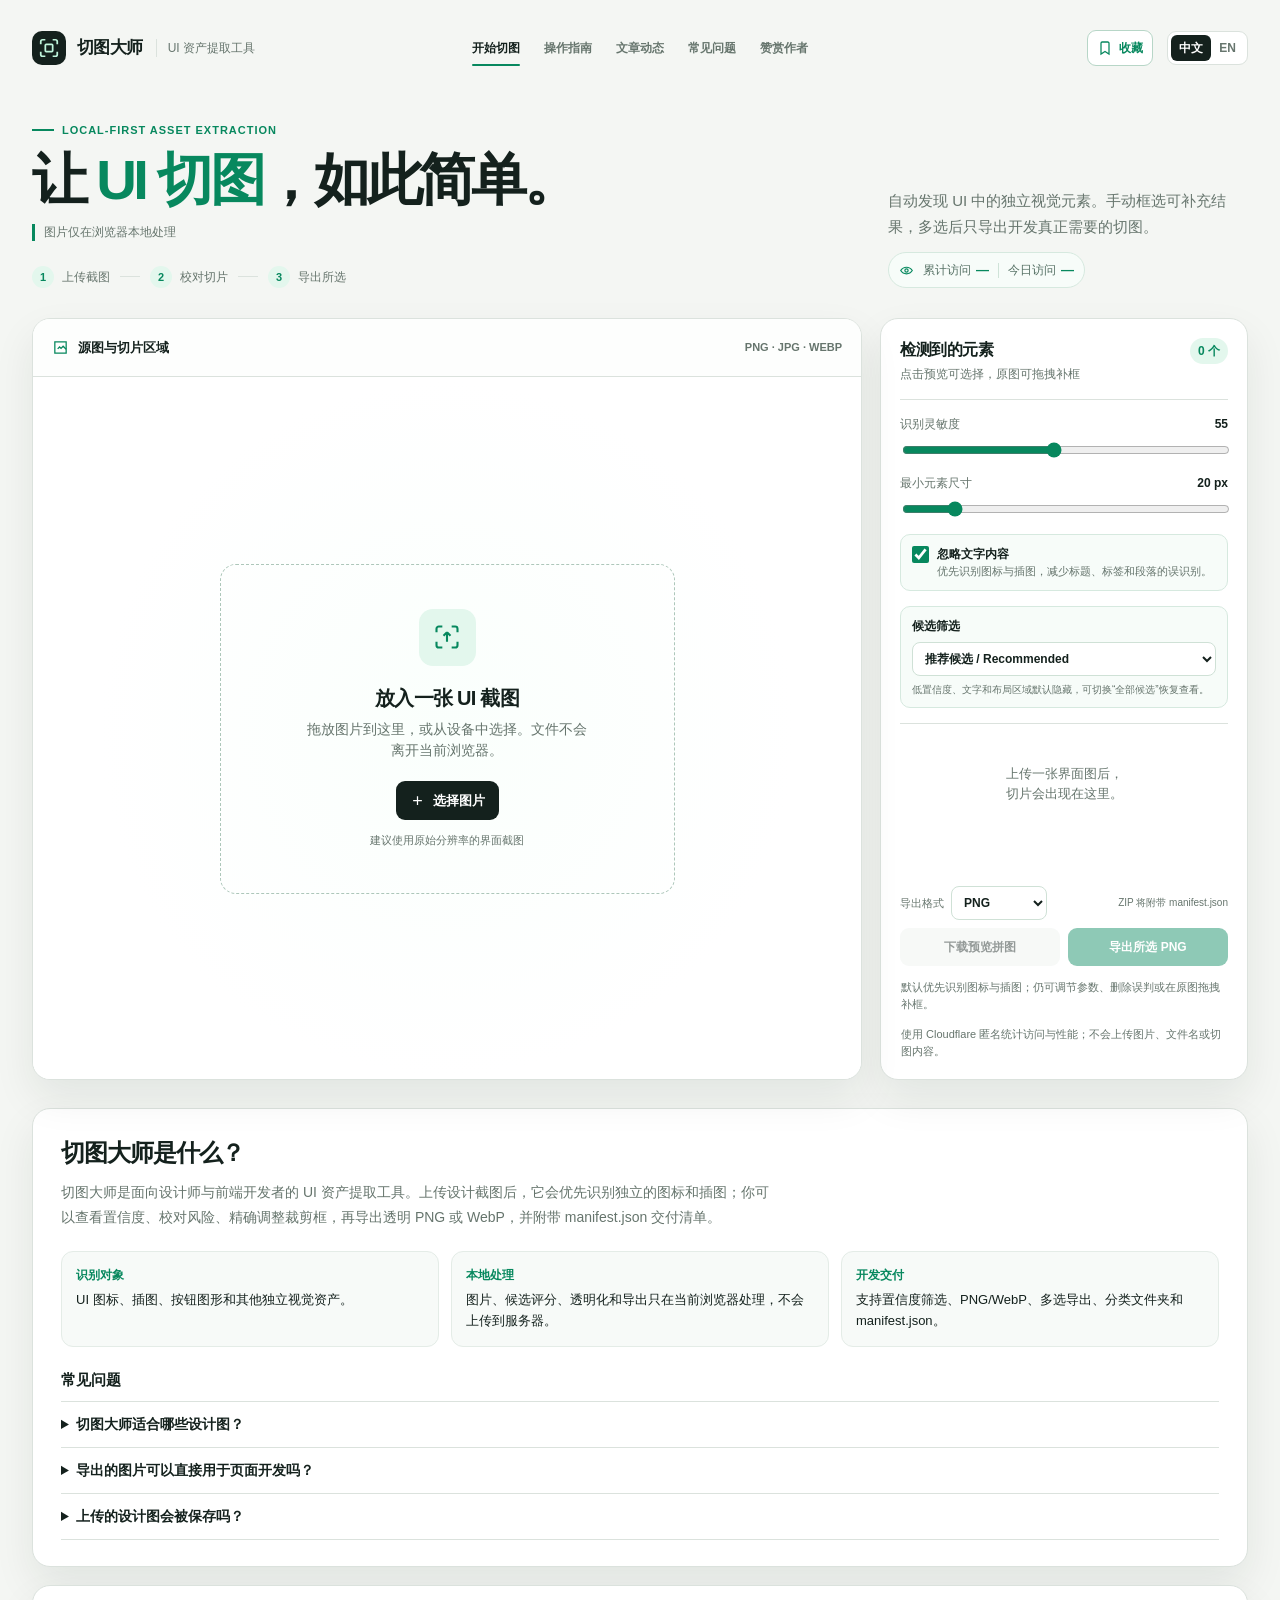
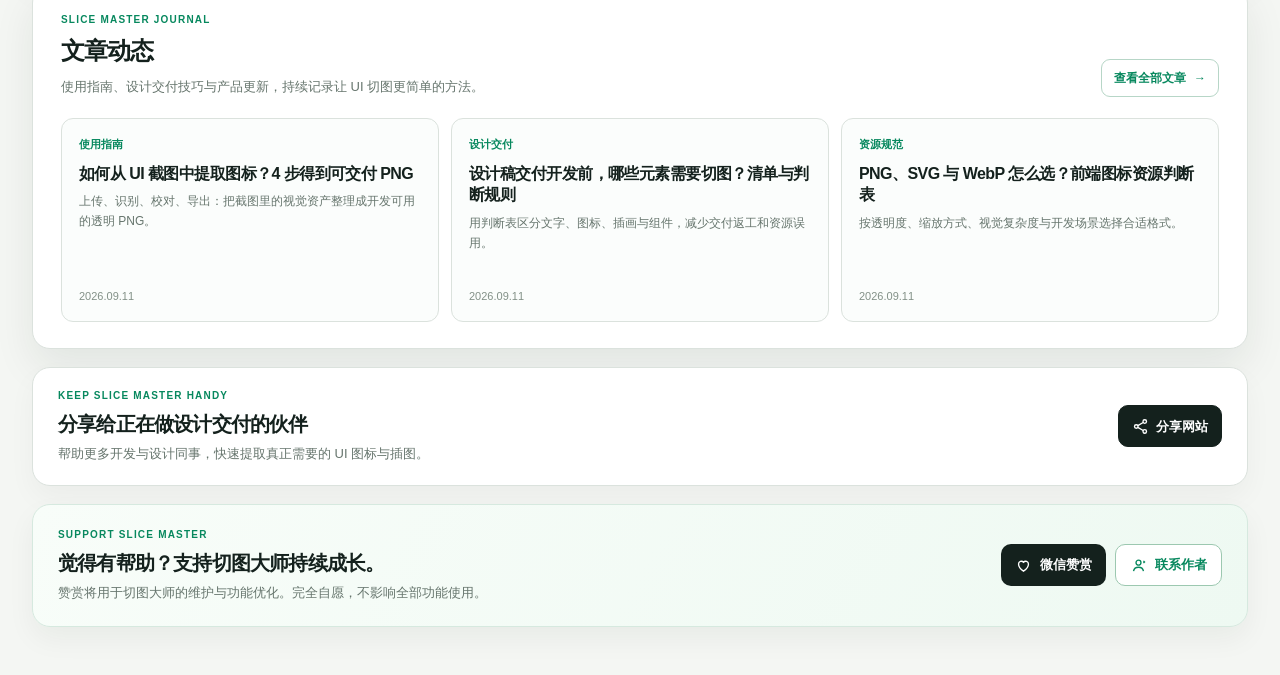
<file: index.html>
<!doctype html>
<html lang="zh-CN">
<head>
  <meta charset="utf-8">
  <meta name="viewport" content="width=device-width,initial-scale=1,viewport-fit=cover">
  <title>切图大师｜AI 图标切图工具</title>
  <meta name="description" content="切图大师：在浏览器本地识别设计图中的图标与插图，支持精确裁剪、透明 PNG 和 ZIP 导出。">
  <meta name="robots" content="index,follow,max-image-preview:large">
  <meta name="theme-color" content="#14211d">
  <link rel="canonical" href="https://www.slicemaster.com.cn/">
  <link rel="icon" type="image/svg+xml" href="/favicon.svg?v=2">
  <link rel="shortcut icon" href="/favicon.svg?v=2">
  <link rel="manifest" href="/site.webmanifest">
  <meta property="og:type" content="website">
  <meta property="og:site_name" content="切图大师 · Slice Master">
  <meta property="og:title" content="切图大师｜AI 图标切图工具">
  <meta property="og:description" content="从设计截图中识别图标与插图，在浏览器本地完成精确裁剪并导出透明 PNG。">
  <meta property="og:url" content="https://www.slicemaster.com.cn/">
  <meta property="og:locale" content="zh_CN">
  <meta name="twitter:card" content="summary">
  <meta name="twitter:title" content="切图大师｜AI 图标切图工具">
  <meta name="twitter:description" content="浏览器本地识别设计图中的图标与插图，导出开发可用的透明 PNG。">
  <script type="application/ld+json">
  {"@context":"https://schema.org","@type":"WebApplication","name":"切图大师","alternateName":"Slice Master","url":"https://www.slicemaster.com.cn/","applicationCategory":"DesignApplication","operatingSystem":"Web","inLanguage":["zh-CN","en"],"description":"一款浏览器本地运行的 UI 资产提取工具，用于从设计截图中识别图标与插图，支持人工校对、精确裁剪、透明 PNG 和 ZIP 导出。","featureList":["从 UI 截图自动识别图标与插图","拖拽、缩放和数值精确调整裁剪框","透明 PNG 与所选资产 ZIP 导出","图片仅在本地浏览器中处理"]}
  </script>
  <style>
    :root{--ink:#14211d;--sub:#66756d;--bg:#f4f6f3;--surface:#fff;--line:#dbe2dd;--green:#07885e;--green-soft:#e3f7ed;--orange:#f9734c;--shadow:0 18px 42px rgba(19,36,29,.08);--radius:18px}*{box-sizing:border-box}html{background:var(--bg)}body{margin:0;color:var(--ink);font:14px/1.5 Inter,"PingFang SC","Microsoft YaHei",Arial,sans-serif}button,input{font:inherit}button{border:0;cursor:pointer}button:focus-visible,input:focus-visible{outline:3px solid rgba(7,136,94,.25);outline-offset:2px}.app{max-width:1420px;margin:0 auto;padding:24px 32px 48px}
    .topbar{height:48px;display:flex;align-items:center;justify-content:space-between;gap:18px}.brand{display:flex;align-items:center;gap:11px;min-width:0}.logo{width:34px;height:34px;border-radius:10px;background:var(--ink);display:grid;place-items:center;color:#bff5dc;flex:0 0 auto}.logo svg{width:22px;height:22px}.brand-name{font-weight:800;font-size:17px;letter-spacing:-.035em}.brand-meta{font-size:12px;color:var(--sub);border-left:1px solid var(--line);padding-left:11px;margin-left:2px}.top-actions{display:flex;align-items:center;gap:14px}.privacy{font-size:12px;color:var(--sub);display:flex;align-items:center;gap:7px}.privacy i{width:7px;height:7px;background:var(--green);border-radius:50%}.language{display:flex;padding:3px;border:1px solid var(--line);background:var(--surface);border-radius:9px}.language button{padding:4px 8px;border-radius:6px;background:transparent;color:var(--sub);font-size:12px;font-weight:700}.language button.active{background:var(--ink);color:#fff}
    .site-nav{display:flex;align-items:center;justify-content:space-between;gap:18px;margin-top:15px;padding:8px 0;border-top:1px solid var(--line);border-bottom:1px solid var(--line)}.site-nav-links{display:flex;align-items:center;gap:4px;min-width:0}.site-nav a{display:inline-flex;align-items:center;gap:6px;padding:7px 10px;border-radius:8px;color:var(--sub);font-size:12px;font-weight:800;text-decoration:none;white-space:nowrap;transition:background .16s ease-out,color .16s ease-out}.site-nav a:hover,.site-nav a:focus-visible{background:var(--green-soft);color:var(--green)}.site-nav a[aria-current="page"]{background:var(--ink);color:#fff}.site-nav .nav-cta{padding:8px 12px;background:var(--green);color:#fff}.site-nav .nav-cta:hover,.site-nav .nav-cta:focus-visible{background:#066f4d;color:#fff}.site-nav svg{width:14px;height:14px;flex:0 0 auto}@media(max-width:720px){.site-nav{gap:10px;overflow:hidden}.site-nav-links{overflow-x:auto;scrollbar-width:none}.site-nav-links::-webkit-scrollbar{display:none}.site-nav a{padding:7px 8px}.site-nav .nav-cta{flex:0 0 auto}}
    /* Center the primary navigation in the desktop top bar. */
    .app{position:relative}.topbar{position:relative}.site-nav{position:absolute;left:50%;top:24px;display:flex;align-items:center;justify-content:center;transform:translateX(-50%);height:48px;margin:0;padding:0;border:0}.site-nav a{position:relative}.site-nav a[aria-current="page"]{background:transparent;color:var(--ink)}.site-nav a[aria-current="page"]::after{content:"";position:absolute;left:10px;right:10px;bottom:-2px;height:2px;border-radius:99px;background:var(--green)}.site-nav .nav-cta{display:none}@media(max-width:920px){.topbar{height:auto;min-height:48px;flex-wrap:wrap}.site-nav{position:static;order:3;transform:none;width:100%;height:auto;justify-content:flex-start;padding:6px 0;border-top:1px solid var(--line);border-bottom:1px solid var(--line);overflow:hidden}.site-nav-links{width:100%;overflow-x:auto;scrollbar-width:none}.site-nav-links::-webkit-scrollbar{display:none}.site-nav a{padding:7px 8px}.site-nav a[aria-current="page"]::after{bottom:1px}}
    .topbar .privacy{display:none}.intro h1::after{content:"图片仅在浏览器本地处理";display:block;width:max-content;max-width:100%;margin-top:15px;padding-left:9px;border-left:3px solid var(--green);color:var(--sub);font-size:12px;font-weight:600;line-height:1.4;letter-spacing:0}.intro h1::after{font-weight:500}html[lang="en"] .intro h1::after{content:"Images are processed locally in this browser"}@media(max-width:560px){.intro h1::after{margin-top:13px;font-size:11px}}
    .intro{display:grid;grid-template-columns:minmax(0,1fr) 360px;gap:40px;align-items:end;padding:50px 0 30px}.eyebrow{display:flex;align-items:center;gap:8px;font-size:11px;font-weight:800;color:var(--green);letter-spacing:.09em}.eyebrow:before{content:"";width:22px;height:2px;background:currentColor}.intro h1{font-size:clamp(35px,4.4vw,61px);line-height:1.04;letter-spacing:-.065em;margin:12px 0 0;max-width:720px;text-wrap:balance}.intro h1 em{font-style:normal;color:var(--green)}.intro-copy{font-size:15px;line-height:1.7;color:var(--sub);margin:0;max-width:360px;text-wrap:pretty}.steps{display:flex;gap:10px;margin-top:25px}.step{display:flex;gap:8px;align-items:center;color:var(--sub);font-size:12px}.step b{display:grid;place-items:center;width:22px;height:22px;border-radius:50%;background:var(--green-soft);color:var(--green);font-size:11px}.step:not(:last-child):after{content:"";height:1px;width:20px;background:var(--line);margin-left:2px}
    .workbench{display:grid;grid-template-columns:minmax(0,1fr) 368px;gap:18px}.stage,.inspector{background:var(--surface);border:1px solid var(--line);box-shadow:var(--shadow);border-radius:var(--radius)}.stage{position:relative;min-height:590px;overflow:hidden}.stage-head{height:58px;padding:0 19px;border-bottom:1px solid var(--line);display:flex;align-items:center;justify-content:space-between;gap:14px;background:#fdfefd}.stage-title{display:flex;align-items:center;gap:9px;font-size:13px;font-weight:800}.stage-title svg{width:17px;color:var(--green)}.format{font-size:11px;color:var(--sub);font-weight:600}.dropzone{position:absolute;inset:59px 0 0;display:grid;place-items:center;padding:34px;background:radial-gradient(circle at center,#fafffc 0%,#fff 64%)}.drop-inner{width:min(455px,100%);padding:44px 28px;border:1px dashed #adc7ba;border-radius:16px;text-align:center}.scan-icon{width:57px;height:57px;margin:0 auto 17px;border-radius:14px;background:var(--green-soft);color:var(--green);display:grid;place-items:center}.scan-icon svg{width:28px;height:28px}.dropzone h2{font-size:20px;letter-spacing:-.035em;margin:0 0 6px}.dropzone p{margin:0 auto 20px;color:var(--sub);max-width:290px}.primary{display:inline-flex;gap:8px;align-items:center;justify-content:center;background:var(--ink);color:#fff;border-radius:9px;padding:10px 14px;font-size:13px;font-weight:800;transition:transform .16s ease-out,background .16s ease-out}.primary:hover{background:#263a32}.primary:active,.card:active,.icon-btn:active{transform:scale(.96)}.primary svg{width:15px}.hint{display:block;color:var(--sub);font-size:11px;margin-top:12px}.canvas-wrap{display:none;position:absolute;inset:59px 0 0;overflow:auto;background:#eef1ef;padding:28px;align-items:flex-start;justify-content:center}.canvas-wrap.active{display:flex}.canvas-stack{position:relative;display:inline-block;line-height:0;box-shadow:0 8px 26px rgba(21,33,28,.18)}#sourceCanvas{display:block;cursor:crosshair}.selection-layer{position:absolute;inset:0;pointer-events:none}.box{position:absolute;border:2px solid var(--orange);background:rgba(249,115,76,.11);pointer-events:auto;cursor:pointer}.box:hover{background:rgba(249,115,76,.2)}.box.selected{border-color:var(--green);background:rgba(7,136,94,.13)}.box span{position:absolute;top:-23px;left:-2px;padding:0 6px;line-height:19px;background:var(--orange);border-radius:5px 5px 5px 0;color:#572316;font-weight:800;font-size:11px;white-space:nowrap}.box.selected span{background:var(--green);color:#fff}.box button{position:absolute;right:-9px;top:-9px;width:19px;height:19px;padding:0;border-radius:50%;background:var(--ink);color:#fff;line-height:18px;opacity:0}.box:hover button{opacity:1}.drawing{position:absolute;border:2px dashed var(--green);background:rgba(7,136,94,.12);pointer-events:none}.toolbar{display:none;position:absolute;left:17px;right:17px;bottom:17px;padding:8px 9px 8px 13px;background:rgba(20,33,29,.93);color:#fff;border-radius:11px;align-items:center;justify-content:space-between;gap:12px}.toolbar.active{display:flex}.file-name{font-size:12px;overflow:hidden;white-space:nowrap;text-overflow:ellipsis}.quiet{padding:7px 9px;border:1px solid rgba(255,255,255,.24);border-radius:7px;background:transparent;color:#fff;font-size:12px;font-weight:700}
    .inspector{min-height:590px;padding:19px;display:flex;flex-direction:column}.panel-head{padding-bottom:16px;border-bottom:1px solid var(--line);display:flex;justify-content:space-between;gap:10px}.panel-head h2{margin:0;font-size:16px;letter-spacing:-.03em}.panel-head p{margin:3px 0 0;color:var(--sub);font-size:12px}.count{align-self:start;background:var(--green-soft);color:var(--green);font-size:12px;font-weight:800;padding:4px 8px;border-radius:99px;white-space:nowrap}.controls{padding:15px 0;border-bottom:1px solid var(--line)}.control{display:grid;grid-template-columns:1fr auto;gap:7px 10px;align-items:center}.control+.control{margin-top:14px}.control label{font-size:12px;color:var(--sub)}.control output{font-weight:800;font-size:12px;font-variant-numeric:tabular-nums}input[type=range]{grid-column:1/-1;width:100%;accent-color:var(--green)}.text-filter{display:flex;align-items:flex-start;gap:8px;margin-top:15px;padding:10px 11px;border:1px solid #d6e9df;border-radius:10px;background:#f7fcf9;color:var(--ink);cursor:pointer}.text-filter input{width:17px;height:17px;margin:1px 0 0;accent-color:var(--green);flex:0 0 auto}.text-filter strong{display:block;font-size:12px}.text-filter small{display:block;margin-top:1px;color:var(--sub);font-size:11px;line-height:1.45}.selection-bar{display:none;align-items:center;justify-content:space-between;padding:11px 0 3px;color:var(--sub);font-size:12px}.selection-bar.active{display:flex}.select-all{display:flex;align-items:center;gap:6px;color:var(--green);font-weight:800;background:transparent;padding:0}.select-all input{accent-color:var(--green)}.cards{flex:1;min-height:150px;display:grid;grid-template-columns:repeat(2,minmax(0,1fr));gap:9px;align-content:start;padding:12px 0 17px}.empty{grid-column:1/-1;align-self:center;text-align:center;color:var(--sub);font-size:13px;padding:28px 0}.card{position:relative;text-align:left;overflow:hidden;border:1px solid var(--line);border-radius:10px;background:#fff;transition:transform .16s ease-out,border-color .16s ease-out,box-shadow .16s ease-out}.card:hover{border-color:#9ab8aa;box-shadow:0 7px 15px rgba(19,36,29,.08)}.card.selected{border-color:var(--green);box-shadow:inset 0 0 0 1px var(--green)}.check{position:absolute;top:7px;right:7px;width:18px;height:18px;border:1px solid #b9c6bf;border-radius:50%;background:#fff;color:#fff;display:grid;place-items:center;z-index:1}.check svg{width:12px;opacity:0}.card.selected .check{background:var(--green);border-color:var(--green)}.card.selected .check svg{opacity:1}.thumb{height:84px;display:grid;place-items:center;background-color:#f6f8f6;background-image:linear-gradient(45deg,#ebefec 25%,transparent 25%),linear-gradient(-45deg,#ebefec 25%,transparent 25%),linear-gradient(45deg,transparent 75%,#ebefec 75%),linear-gradient(-45deg,transparent 75%,#ebefec 75%);background-size:12px 12px;background-position:0 0,0 6px,6px -6px,-6px 0}.thumb img{max-width:100%;max-height:100%;object-fit:contain}.card-meta{display:flex;justify-content:space-between;gap:4px;padding:7px 8px;color:var(--sub);font-size:10px;font-variant-numeric:tabular-nums}.actions{display:grid;grid-template-columns:1fr 1fr;gap:8px}.secondary,.export{padding:10px 7px;border-radius:9px;font-size:12px;font-weight:800}.secondary{background:#eef2ef;color:var(--ink)}.export{background:var(--green);color:#fff}.secondary:disabled,.export:disabled{opacity:.45;cursor:not-allowed}.footer-note{font-size:11px;color:var(--sub);line-height:1.55;margin:13px 1px 0}.about{margin-top:28px;padding:26px 28px;border:1px solid var(--line);border-radius:var(--radius);background:var(--surface);box-shadow:var(--shadow)}.about-copy[lang="en"]{display:none}html[lang="en"] .about-copy[lang="zh-CN"]{display:none}html[lang="en"] .about-copy[lang="en"]{display:block}.about h2{margin:0;font-size:24px;letter-spacing:-.045em}.about-lead{max-width:720px;margin:9px 0 0;color:var(--sub);font-size:14px;line-height:1.75}.about-grid{display:grid;grid-template-columns:repeat(3,minmax(0,1fr));gap:12px;margin:22px 0}.about-grid div{padding:14px;border-radius:12px;background:#f7faf8;border:1px solid #e4ece7}.about-grid dt{font-size:12px;font-weight:800;color:var(--green)}.about-grid dd{margin:6px 0 0;font-size:13px;line-height:1.6}.about h3{margin:20px 0 9px;font-size:15px}.about details{padding:12px 0;border-top:1px solid var(--line)}.about summary{font-weight:800;cursor:pointer}.about details p{margin:7px 0 0;color:var(--sub);line-height:1.7}.about details:last-child{border-bottom:1px solid var(--line)}
    @media(max-width:920px){.app{padding:20px}.intro{grid-template-columns:1fr;gap:16px;padding:37px 0 25px}.intro-copy{max-width:560px}.workbench{grid-template-columns:1fr}.inspector{min-height:0}.cards{max-height:290px;overflow:auto}.stage{min-height:510px}.about-grid{grid-template-columns:1fr}}@media(max-width:560px){.app{padding:15px}.brand-meta,.privacy{display:none}.topbar{height:40px}.site-nav{margin-top:12px;padding:6px 0}.site-nav a{font-size:11px;padding:7px 7px}.site-nav .nav-cta{padding:8px 9px}.intro{padding:29px 0 21px}.intro h1{font-size:39px}.steps{gap:6px;flex-wrap:wrap}.step:not(:last-child):after{width:8px}.stage{min-height:468px;border-radius:14px}.stage-head{height:51px;padding:0 14px}.dropzone{inset:52px 0 0;padding:17px}.drop-inner{padding:35px 16px}.canvas-wrap{inset:52px 0 0;padding:15px}.toolbar{left:9px;right:9px;bottom:9px}.inspector{padding:15px;border-radius:14px}.cards{grid-template-columns:repeat(3,minmax(0,1fr))}.thumb{height:70px}.actions{grid-template-columns:1fr}.format{display:none}.about{margin-top:18px;padding:20px 17px}.about h2{font-size:21px}}
  </style>
</head>
<body>
  <main class="app">
    <header class="topbar"><div class="brand"><span class="logo" aria-hidden="true"><svg viewBox="0 0 24 24" fill="none" stroke="currentColor" stroke-width="1.9"><path d="M8 3H5a2 2 0 0 0-2 2v3M16 3h3a2 2 0 0 1 2 2v3M21 16v3a2 2 0 0 1-2 2h-3M3 16v3a2 2 0 0 0 2 2h3"/><rect x="8" y="8" width="8" height="8" rx="1"/></svg></span><span class="brand-name" data-i18n="brand">切图大师</span><span class="brand-meta" data-i18n="brandMeta">UI 资产提取工具</span></div><div class="top-actions"><div class="privacy"><i></i><span data-i18n="privacy">图片仅在浏览器本地处理</span></div><button class="top-bookmark" id="bookmarkTrigger" type="button" aria-label="收藏本站 / Save site" aria-haspopup="dialog" aria-controls="bookmarkDialog"><svg viewBox="0 0 24 24" fill="none" stroke="currentColor" stroke-width="1.9" aria-hidden="true"><path d="M6 4.75A1.75 1.75 0 0 1 7.75 3h8.5A1.75 1.75 0 0 1 18 4.75V21l-6-3.7L6 21V4.75Z"/></svg><span class="local-zh">收藏</span><span class="local-en">Save</span></button><div class="language" aria-label="Language"><button class="active" data-lang="zh" aria-pressed="true">中文</button><button data-lang="en" aria-pressed="false">EN</button></div></div></header>
    <nav class="site-nav" aria-label="主导航 / Main navigation">
      <div class="site-nav-links">
        <a href="#stage" aria-current="page"><span class="local-zh">开始切图</span><span class="local-en">Tool</span></a>
        <a href="/articles/"><span class="local-zh">操作指南</span><span class="local-en">How-to</span></a>
        <a href="#journal"><span class="local-zh">文章动态</span><span class="local-en">Journal</span></a>
        <a href="#about"><span class="local-zh">常见问题</span><span class="local-en">FAQ</span></a>
        <a href="#support"><span class="local-zh">赞赏作者</span><span class="local-en">Support author</span></a>
      </div>
    </nav>
    <section class="intro"><div><div class="eyebrow" data-i18n="eyebrow">LOCAL-FIRST ASSET EXTRACTION</div><h1 data-i18n-html="hero">让 <em>UI 切图</em>，如此简单。</h1><div class="steps"><span class="step"><b>1</b><span data-i18n="step1">上传截图</span></span><span class="step"><b>2</b><span data-i18n="step2">校对切片</span></span><span class="step"><b>3</b><span data-i18n="step3">导出所选</span></span></div></div><div class="intro-aside"><p class="intro-copy" data-i18n="intro">自动发现 UI 中的独立视觉元素。手动框选可补充结果，多选后只导出开发真正需要的切图。</p><div class="site-visits" id="siteVisits" hidden aria-live="polite"><svg viewBox="0 0 24 24" fill="none" stroke="currentColor" stroke-width="1.9" aria-hidden="true"><path d="M2.75 12s3.25-5.25 9.25-5.25S21.25 12 21.25 12 18 17.25 12 17.25 2.75 12 2.75 12Z"/><circle cx="12" cy="12" r="2.6"/></svg><span class="visit-metric"><span class="local-zh">累计访问</span><span class="local-en">Total visits</span><strong id="siteVisitsCount">—</strong></span><span class="visit-divider" aria-hidden="true"></span><span class="visit-metric"><span class="local-zh">今日访问</span><span class="local-en">Today</span><strong id="siteVisitsToday">—</strong></span></div></div></section>
    <section class="workbench"><div class="stage" id="stage"><div class="stage-head"><div class="stage-title"><svg viewBox="0 0 24 24" fill="none" stroke="currentColor" stroke-width="1.8"><path d="M4 4h16v16H4z"/><path d="m8 14 2.7-2.8 2.1 2.1 2.9-3.1L20 14.5"/></svg><span data-i18n="canvasTitle">源图与切片区域</span></div><span class="format" data-i18n="format">PNG · JPG · WEBP</span></div><div class="dropzone" id="dropzone"><div class="drop-inner"><div class="scan-icon"><svg viewBox="0 0 24 24" fill="none" stroke="currentColor" stroke-width="1.8"><path d="M8 3H5a2 2 0 0 0-2 2v3M16 3h3a2 2 0 0 1 2 2v3M21 16v3a2 2 0 0 1-2 2h-3M3 16v3a2 2 0 0 0 2 2h3"/><path d="M12 16V8m0 0-3 3m3-3 3 3"/></svg></div><h2 data-i18n="dropTitle">放入一张 UI 截图</h2><p data-i18n="dropText">拖放图片到这里，或从设备中选择。文件不会离开当前浏览器。</p><label class="primary" for="fileInput"><svg viewBox="0 0 24 24" fill="none" stroke="currentColor" stroke-width="2"><path d="M12 5v14m-7-7h14"/></svg><span data-i18n="choose">选择图片</span></label><input id="fileInput" type="file" accept="image/png,image/jpeg,image/webp" hidden><span class="hint" data-i18n="hint">建议使用原始分辨率的界面截图</span></div></div><div class="canvas-wrap" id="canvasWrap"><div class="canvas-stack" id="canvasStack"><canvas id="sourceCanvas"></canvas><div class="selection-layer" id="selectionLayer"></div></div></div><div class="toolbar" id="toolbar"><span class="file-name" id="fileName">—</span><button class="quiet" id="replaceImage" data-i18n="replaceImage">选择新图</button><button class="quiet" id="redetect" data-i18n="redetect">重新识别</button></div></div>
      <aside class="inspector"><div class="panel-head"><div><h2 data-i18n="detected">检测到的元素</h2><p data-i18n="detectedDesc">点击预览可选择，原图可拖拽补框</p></div><span class="count" id="count">0 个</span></div><div class="controls"><div class="control"><label for="contrast" data-i18n="sensitivity">识别灵敏度</label><output id="contrastVal">55</output><input id="contrast" type="range" min="25" max="90" value="55"></div><div class="control"><label for="minimum" data-i18n="minSize">最小元素尺寸</label><output id="minimumVal">20 px</output><input id="minimum" type="range" min="10" max="80" value="20"></div><label class="text-filter"><input id="ignoreText" type="checkbox" checked><span><strong data-i18n="ignoreText">忽略文字内容</strong><small data-i18n="ignoreTextHint">优先识别图标与插图，减少标题、标签和段落的误识别。</small></span></label></div><section class="precision" id="precision" hidden aria-labelledby="precisionTitle"><div class="precision-head"><div><h3 id="precisionTitle" data-i18n="precisionTitle">精确裁剪</h3><p id="precisionHint" data-i18n="precisionHint">点击一个切片后，可按原图像素调整位置与尺寸。</p></div><span class="precision-target" id="precisionTarget">—</span></div><fieldset class="precision-fields" id="precisionFields" disabled><legend class="sr-only" data-i18n="precisionLegend">裁剪参数</legend><label><span>X</span><input id="cropX" type="number" min="0" step="1" inputmode="numeric" aria-label="X"></label><label><span>Y</span><input id="cropY" type="number" min="0" step="1" inputmode="numeric" aria-label="Y"></label><label><span data-i18n="cropWidth">宽</span><input id="cropW" type="number" min="1" step="1" inputmode="numeric" aria-label="Width"></label><label><span data-i18n="cropHeight">高</span><input id="cropH" type="number" min="1" step="1" inputmode="numeric" aria-label="Height"></label></fieldset><div class="precision-actions"><button class="secondary" id="applyPrecision" type="button" disabled data-i18n="applyPrecision">应用到当前切片</button><button class="precision-sync" id="syncPrecision" type="button" disabled data-i18n="syncPrecision">同步尺寸到已选</button></div><label class="keep-canvas"><input id="keepCanvasSize" type="checkbox"><span><strong data-i18n="keepCanvasSize">保持标准画布尺寸</strong><small data-i18n="keepCanvasSizeHint">透明化背景，但不裁掉空白边缘；导出尺寸保持一致。</small></span></label><p class="precision-status" id="precisionStatus" role="status" aria-live="polite"></p></section><div class="selection-bar" id="selectionBar"><label class="select-all"><input type="checkbox" id="selectAll"><span data-i18n="selectAll">全选</span></label><span id="selectedCount">0 个已选</span></div><div class="cards" id="cards"><div class="empty" data-i18n-html="empty">上传一张界面图后，<br>切片会出现在这里。</div></div><div class="actions"><button class="secondary" id="downloadSheet" disabled data-i18n="sheet">下载预览拼图</button><button class="export" id="downloadZip" disabled data-i18n="export">导出所选 PNG</button></div><p class="footer-note" data-i18n="note">默认优先识别图标与插图；仍可调节参数、删除误判或在原图拖拽补框。</p><p class="footer-note" data-i18n="analyticsNotice">使用 Cloudflare 匿名统计访问与性能；不会上传图片、文件名或切图内容。</p></aside></section>
    <section class="about" id="about" aria-labelledby="about-title">
      <div class="about-copy" lang="zh-CN">
        <h2 id="about-title">切图大师是什么？</h2>
        <p class="about-lead">切图大师是面向设计师与前端开发者的 UI 资产提取工具。上传设计截图后，它会优先识别独立的图标和插图；你可以查看置信度、校对风险、精确调整裁剪框，再导出透明 PNG 或 WebP，并附带 manifest.json 交付清单。</p>
        <dl class="about-grid"><div><dt>识别对象</dt><dd>UI 图标、插图、按钮图形和其他独立视觉资产。</dd></div><div><dt>本地处理</dt><dd>图片、候选评分、透明化和导出只在当前浏览器处理，不会上传到服务器。</dd></div><div><dt>开发交付</dt><dd>支持置信度筛选、PNG/WebP、多选导出、分类文件夹和 manifest.json。</dd></div></dl>
        <h3>常见问题</h3>
        <details><summary>切图大师适合哪些设计图？</summary><p>适合包含清晰图标、插图或控件图形的 UI 截图。对于文字、复杂照片背景或重叠元素，建议先校对自动识别结果，再通过拖动或数值精确调整。</p></details>
        <details><summary>导出的图片可以直接用于页面开发吗？</summary><p>可以。导出的是透明背景 PNG 或 WebP，适合以图片资源方式接入 Web、App 或小程序。manifest.json 会记录尺寸、坐标、类型和风险；它不等同于可编辑的 SVG 矢量文件。</p></details>
        <details><summary>上传的设计图会被保存吗？</summary><p>不会。图片识别、背景透明化和导出都在本地浏览器完成，刷新或关闭页面后不会保留在本站服务器。</p></details>
      </div>
      <div class="about-copy" lang="en">
        <h2 id="about-title-en">What is Slice Master?</h2>
        <p class="about-lead">Slice Master is a UI asset extraction tool for designers and frontend developers. Upload a design screenshot, review confidence and risks, fine-tune each crop, and export transparent PNG or WebP assets with a manifest.json handoff list.</p>
        <dl class="about-grid"><div><dt>What it finds</dt><dd>UI icons, illustrations, button graphics, and other independent visual assets.</dd></div><div><dt>Local-first</dt><dd>Detection, scoring, transparency, and export run in the current browser; images are never uploaded.</dd></div><div><dt>Developer-ready</dt><dd>Filter confidence, export PNG or WebP, organise folders, and include manifest.json in the ZIP.</dd></div></dl>
        <h3>Frequently asked questions</h3>
        <details><summary>Which designs work best?</summary><p>UI screenshots with clear icons, illustrations, and isolated graphics work best. Review the results, then drag or enter pixel values for precise crops.</p></details>
        <details><summary>Can the exported assets be used in development?</summary><p>Yes. Exports are transparent PNG or WebP files for web, app, and mini-program projects. The manifest records the crop metadata. They are bitmap assets, not editable SVG vectors.</p></details>
        <details><summary>Is my design image stored?</summary><p>No. Detection, background transparency, and export all happen locally in your browser. Closing or refreshing the page does not save the image to this site.</p></details>
      </div>
    </section>
    <section class="journal" id="journal" aria-labelledby="journal-title">
      <div class="journal-head">
        <div class="local-zh" lang="zh-CN"><span class="journal-kicker">SLICE MASTER JOURNAL</span><h2 id="journal-title">文章动态</h2><p>使用指南、设计交付技巧与产品更新，持续记录让 UI 切图更简单的方法。</p></div>
        <div class="local-en" lang="en"><span class="journal-kicker">SLICE MASTER JOURNAL</span><h2>Journal</h2><p>Guides, design handoff notes, and product updates for simpler UI asset slicing.</p></div>
        <a class="journal-link" href="/articles/"><span class="local-zh">查看全部文章</span><span class="local-en">View all articles</span><span aria-hidden="true">→</span></a>
      </div>
      <div class="journal-grid">
        <article class="journal-card"><a href="/articles/how-to-extract-icons/"><span class="journal-type"><span class="local-zh">使用指南</span><span class="local-en">Guide</span></span><h3><span class="local-zh">如何从 UI 截图中提取图标？4 步得到可交付 PNG</span><span class="local-en">How to extract icons from a UI screenshot: 4 steps to clean PNGs</span></h3><p><span class="local-zh">上传、识别、校对、导出：把截图里的视觉资产整理成开发可用的透明 PNG。</span><span class="local-en">Upload, review, correct, and export a screenshot into developer-ready transparent PNGs.</span></p><time datetime="2026-09-11">2026.09.11</time></a></article>
        <article class="journal-card"><a href="/articles/design-handoff-assets/"><span class="journal-type"><span class="local-zh">设计交付</span><span class="local-en">Handoff</span></span><h3><span class="local-zh">设计稿交付开发前，哪些元素需要切图？清单与判断规则</span><span class="local-en">Which design elements should be exported? A handoff checklist</span></h3><p><span class="local-zh">用判断表区分文字、图标、插画与组件，减少交付返工和资源误用。</span><span class="local-en">Use a decision table to separate text, icons, illustrations, and reusable components.</span></p><time datetime="2026-09-11">2026.09.11</time></a></article>
        <article class="journal-card"><a href="/articles/png-svg-webp/"><span class="journal-type"><span class="local-zh">资源规范</span><span class="local-en">Assets</span></span><h3><span class="local-zh">PNG、SVG 与 WebP 怎么选？前端图标资源判断表</span><span class="local-en">PNG, SVG, or WebP? A practical format guide for UI assets</span></h3><p><span class="local-zh">按透明度、缩放方式、视觉复杂度与开发场景选择合适格式。</span><span class="local-en">Choose a format by transparency, scaling, visual complexity, and implementation context.</span></p><time datetime="2026-09-11">2026.09.11</time></a></article>
      </div>
    </section>
    <section class="site-actions" aria-labelledby="siteActionsTitle">
      <div class="site-actions-copy">
        <span class="site-actions-kicker">KEEP SLICE MASTER HANDY</span>
        <h2 id="siteActionsTitle"><span class="local-zh">分享给正在做设计交付的伙伴</span><span class="local-en">Share it with your design handoff team</span></h2>
        <p><span class="local-zh">帮助更多开发与设计同事，快速提取真正需要的 UI 图标与插图。</span><span class="local-en">Help more developers and designers extract the UI icons and illustrations they actually need.</span></p>
      </div>
      <div class="site-actions-buttons">
        <button class="site-action site-action-primary" id="shareTrigger" type="button" aria-haspopup="dialog" aria-controls="shareDialog"><svg viewBox="0 0 24 24" fill="none" stroke="currentColor" stroke-width="1.9" aria-hidden="true"><circle cx="18" cy="5" r="2.5"/><circle cx="6" cy="12" r="2.5"/><circle cx="18" cy="19" r="2.5"/><path d="m8.2 10.8 7.6-4.5M8.2 13.2l7.6 4.5"/></svg><span class="local-zh">分享网站</span><span class="local-en">Share site</span></button>
      </div>
    </section>
    <section class="support" id="support" aria-labelledby="support-title">
      <div class="support-copy local-zh" lang="zh-CN"><span class="support-kicker">SUPPORT SLICE MASTER</span><h2 id="support-title">觉得有帮助？支持切图大师持续成长。</h2><p>赞赏将用于切图大师的维护与功能优化。完全自愿，不影响全部功能使用。</p></div>
      <div class="support-copy local-en" lang="en"><span class="support-kicker">SUPPORT SLICE MASTER</span><h2>Enjoying Slice Master? Help us keep improving.</h2><p>Your support helps maintain and improve Slice Master. It is completely optional and never affects access to features.</p></div>
      <div class="support-actions">
        <button class="support-action support-trigger" type="button" aria-haspopup="dialog" aria-controls="supportDialog" aria-label="支持切图大师 / Support Slice Master"><svg viewBox="0 0 24 24" fill="none" stroke="currentColor" stroke-width="1.9" aria-hidden="true"><path d="M12 20s-7-4.5-7-10a4 4 0 0 1 7-2.6A4 4 0 0 1 19 10c0 5.5-7 10-7 10Z"/></svg><span class="local-zh">微信赞赏</span><span class="local-en">Support on WeChat</span></button>
        <button class="support-action contact-trigger" type="button" aria-haspopup="dialog" aria-controls="contactDialog" aria-label="联系作者 / Contact author"><svg viewBox="0 0 24 24" fill="none" stroke="currentColor" stroke-width="1.9" aria-hidden="true"><circle cx="12" cy="8" r="3.5"/><path d="M5 20c.6-3.5 3.1-5.5 7-5.5s6.4 2 7 5.5M19 5.5l1.5 1.5L19 8.5"/></svg><span class="local-zh">联系作者</span><span class="local-en">Contact author</span></button>
      </div>
    </section>
  </main>
  <dialog class="support-dialog" id="supportDialog" aria-label="支持切图大师">
    <button class="support-close" id="supportClose" type="button" aria-label="关闭赞赏二维码 / Close support QR code"><svg viewBox="0 0 24 24" fill="none" stroke="currentColor" stroke-width="2" aria-hidden="true"><path d="m6 6 12 12M18 6 6 18"/></svg></button>
    <div class="support-dialog-copy local-zh" lang="zh-CN"><span class="support-kicker">THANK YOU</span><h2 id="supportDialogTitle">支持切图大师</h2><p>使用微信扫一扫，感谢你的鼓励与支持。</p></div>
    <div class="support-dialog-copy local-en" lang="en"><span class="support-kicker">THANK YOU</span><h2>Support Slice Master</h2><p>Scan with WeChat. Thank you for helping us keep building.</p></div>
    <figure class="support-qr"><img src="assets/support-wechat.png" alt="微信赞赏二维码 / WeChat appreciation QR code" width="576" height="622"><figcaption><span class="local-zh">微信赞赏 · 完全自愿</span><span class="local-en">WeChat appreciation · Optional</span></figcaption></figure>
  </dialog>
  <dialog class="support-dialog contact-dialog" id="contactDialog" aria-label="联系作者">
    <button class="support-close" id="contactClose" type="button" aria-label="关闭联系作者二维码 / Close contact QR code"><svg viewBox="0 0 24 24" fill="none" stroke="currentColor" stroke-width="2" aria-hidden="true"><path d="m6 6 12 12M18 6 6 18"/></svg></button>
    <div class="support-dialog-copy local-zh" lang="zh-CN"><span class="support-kicker">CONTACT AUTHOR</span><h2 id="contactDialogTitle">联系作者</h2><p>使用微信扫一扫，添加作者好友。</p></div>
    <div class="support-dialog-copy local-en" lang="en"><span class="support-kicker">CONTACT AUTHOR</span><h2>Contact the author</h2><p>Scan with WeChat to connect with the author.</p></div>
    <figure class="support-qr contact-qr"><img src="assets/wechat-contact.jpg" alt="作者微信二维码 / Author WeChat contact QR code" width="721" height="694"><figcaption><span class="local-zh">微信联系 · 欢迎交流反馈</span><span class="local-en">WeChat contact · Feedback welcome</span></figcaption></figure>
  </dialog>
  <dialog class="quick-dialog" id="bookmarkDialog" aria-label="收藏本站">
    <button class="quick-dialog-close" type="button" data-dialog-close="bookmarkDialog" aria-label="关闭收藏说明 / Close save instructions"><svg viewBox="0 0 24 24" fill="none" stroke="currentColor" stroke-width="2" aria-hidden="true"><path d="m6 6 12 12M18 6 6 18"/></svg></button>
    <div class="local-zh" lang="zh-CN"><span class="support-kicker">SAVE SLICE MASTER</span><h2 id="bookmarkDialogTitle">收藏本站</h2><p>网页无法替你自动收藏，请使用浏览器自带功能：</p><ul><li><strong>电脑：</strong>按 <kbd>Ctrl</kbd> + <kbd>D</kbd>；Mac 请按 <kbd>⌘</kbd> + <kbd>D</kbd>。</li><li><strong>手机：</strong>打开浏览器菜单，选择“添加到主屏幕”或“加入书签”。</li></ul></div>
    <div class="local-en" lang="en"><span class="support-kicker">SAVE SLICE MASTER</span><h2>Save this site</h2><p>A website cannot save itself to your bookmarks. Use your browser instead:</p><ul><li><strong>Desktop:</strong> press <kbd>Ctrl</kbd> + <kbd>D</kbd>, or <kbd>⌘</kbd> + <kbd>D</kbd> on Mac.</li><li><strong>Mobile:</strong> open your browser menu and choose “Add to Home Screen” or “Bookmark”.</li></ul></div>
  </dialog>
  <dialog class="quick-dialog" id="shareDialog" aria-label="分享网站">
    <button class="quick-dialog-close" type="button" data-dialog-close="shareDialog" aria-label="关闭分享说明 / Close sharing instructions"><svg viewBox="0 0 24 24" fill="none" stroke="currentColor" stroke-width="2" aria-hidden="true"><path d="m6 6 12 12M18 6 6 18"/></svg></button>
    <div class="local-zh" lang="zh-CN"><span class="support-kicker">SHARE SLICE MASTER</span><h2 id="shareDialogTitle">分享网站</h2><p>将切图大师分享给需要提取 UI 图标和插图的伙伴。</p></div>
    <div class="local-en" lang="en"><span class="support-kicker">SHARE SLICE MASTER</span><h2>Share Slice Master</h2><p>Send Slice Master to anyone who needs to extract UI icons and illustrations.</p></div>
    <div class="quick-dialog-actions"><button class="site-action site-action-primary" id="shareNow" type="button"><span class="local-zh">打开分享面板</span><span class="local-en">Open share sheet</span></button><button class="site-action" id="copySiteLink" type="button"><span class="local-zh">复制网站链接</span><span class="local-en">Copy site link</span></button></div>
    <p class="quick-status" id="shareStatus" role="status" aria-live="polite"></p>
  </dialog>
  <script>
  (()=>{
    const texts={zh:{brand:'切图大师',brandMeta:'UI 资产提取工具',privacy:'仅在此浏览器本地处理',eyebrow:'LOCAL-FIRST ASSET EXTRACTION',hero:'让 <em>UI 切图</em>，如此简单。',step1:'上传截图',step2:'校对切片',step3:'导出所选',intro:'自动发现 UI 中的独立视觉元素。手动框选可补充结果，多选后只导出开发真正需要的切图。',canvasTitle:'源图与切片区域',format:'PNG · JPG · WEBP',dropTitle:'放入一张 UI 截图',dropText:'拖放图片到这里，或从设备中选择。文件不会离开当前浏览器。',choose:'选择图片',hint:'建议使用原始分辨率的界面截图',redetect:'重新识别',detected:'检测到的元素',detectedDesc:'点击预览可选择，原图可拖拽补框',sensitivity:'识别灵敏度',minSize:'最小元素尺寸',selectAll:'全选',empty:'上传一张界面图后，<br>切片会出现在这里。',emptyNoResult:'没有找到符合条件的元素。<br>可降低最小尺寸或在原图拖拽框选。',sheet:'下载预览拼图',export:'导出所选 PNG',note:'自动识别适合扁平背景上的独立图标；可通过调节参数、删除误判或手动框选完善结果。',count:n=>`${n} 个`,selected:n=>`${n} 个已选`,delete:'删除切片',item:n=>`切片 ${n}`},en:{brand:'Slice Master',brandMeta:'UI asset extractor',privacy:'Processed locally in this browser',eyebrow:'LOCAL-FIRST ASSET EXTRACTION',hero:'UI asset slicing,<em> made simple.</em>',step1:'Upload image',step2:'Review slices',step3:'Export selected',intro:'Find independent visual elements in a UI screenshot. Add your own regions, then export only the assets your developers need.',canvasTitle:'Source image & regions',format:'PNG · JPG · WEBP',dropTitle:'Drop in a UI screenshot',dropText:'Drag an image here or choose one from your device. It never leaves this browser.',choose:'Choose image',hint:'Original-resolution UI screenshots work best',redetect:'Detect again',detected:'Detected elements',detectedDesc:'Click a preview to select; drag on the source to add a region',sensitivity:'Detection sensitivity',minSize:'Minimum element size',selectAll:'Select all',empty:'Upload a UI image and<br>your slices will appear here.',emptyNoResult:'No matching elements found.<br>Lower the minimum size or draw a region on the image.',sheet:'Download contact sheet',export:'Export selected PNGs',note:'Automatic detection works best for isolated icons on flat backgrounds. Tune the controls, remove false hits, or draw a region to refine the result.',count:n=>`${n} items`,selected:n=>`${n} selected`,delete:'Remove slice',item:n=>`Slice ${n}`}};
    Object.assign(texts.zh,{privacy:'图片仅在浏览器本地处理',ignoreText:'忽略文字内容',ignoreTextHint:'优先识别图标与插图，减少标题、标签和段落的误识别。',replaceImage:'选择新图',note:'默认优先识别图标与插图；仍可调节参数、删除误判或在原图拖拽补框。',analyticsNotice:'使用 Cloudflare 匿名统计访问与性能；不会上传图片、文件名或切图内容。',precisionTitle:'精确裁剪',precisionHint:'点击一个切片后，可按原图像素调整位置与尺寸。',precisionLegend:'裁剪参数',cropWidth:'宽',cropHeight:'高',applyPrecision:'应用到当前切片',syncPrecision:'同步尺寸到已选',keepCanvasSize:'保持标准画布尺寸',keepCanvasSizeHint:'透明化背景，但不裁掉空白边缘；导出尺寸保持一致。',precisionApplied:'已应用精确裁剪参数',precisionSynced:n=>`已将 ${n} 个切片统一为相同尺寸`,precisionTarget:n=>`切片 ${n}`,precisionEmpty:'点击一个切片后可进行精确设置'});Object.assign(texts.en,{privacy:'Images are processed locally in this browser',ignoreText:'Ignore text content',ignoreTextHint:'Prioritise icons and illustrations over headings, labels, and paragraphs.',replaceImage:'New image',note:'Icons and illustrations are prioritised by default. Tune the controls, remove false hits, or draw a region to refine the result.',analyticsNotice:'Cloudflare anonymously measures visits and performance; images, filenames, and slices are never uploaded.',precisionTitle:'Precise crop',precisionHint:'Select a slice to adjust its source-image position and dimensions in pixels.',precisionLegend:'Crop settings',cropWidth:'W',cropHeight:'H',applyPrecision:'Apply to current slice',syncPrecision:'Match selected sizes',keepCanvasSize:'Keep standard export canvas',keepCanvasSizeHint:'Make the background transparent without trimming the canvas, so exported dimensions match.',precisionApplied:'Precise crop settings applied',precisionSynced:n=>`${n} selected slices now use the same size`,precisionTarget:n=>`Slice ${n}`,precisionEmpty:'Select a slice to set exact values'});
    let lang='zh';const $=s=>document.querySelector(s),input=$('#fileInput'),drop=$('#dropzone'),wrap=$('#canvasWrap'),canvas=$('#sourceCanvas'),ctx=canvas.getContext('2d',{willReadFrequently:true}),stack=$('#canvasStack'),layer=$('#selectionLayer'),cards=$('#cards'),count=$('#count'),bar=$('#selectionBar'),selectAll=$('#selectAll'),selectedCount=$('#selectedCount'),contrast=$('#contrast'),minimum=$('#minimum'),ignoreText=$('#ignoreText'),contrastVal=$('#contrastVal'),minimumVal=$('#minimumVal'),precision=$('#precision'),precisionFields=$('#precisionFields'),precisionTarget=$('#precisionTarget'),precisionStatus=$('#precisionStatus'),cropX=$('#cropX'),cropY=$('#cropY'),cropW=$('#cropW'),cropH=$('#cropH'),applyPrecision=$('#applyPrecision'),syncPrecision=$('#syncPrecision'),keepCanvasSize=$('#keepCanvasSize');let image=null,fileStem='icons',boxes=[],selected=new Set(),activeIndex=null,drawing=null,dragStart=null;const t=(key,...args)=>typeof texts[lang][key]==='function'?texts[lang][key](...args):texts[lang][key],clamp=(n,a,b)=>Math.max(a,Math.min(b,n)),safe=s=>s.replace(/\.[^.]+$/,'').replace(/[^a-z0-9_-]+/gi,'-').replace(/^-|-$/g,'')||'icons';
    function translate(){document.documentElement.lang=lang==='zh'?'zh-CN':'en';document.title=lang==='zh'?'切图大师｜AI 图标切图工具':'Slice Master | AI Icon Slicer';document.querySelectorAll('[data-i18n]').forEach(e=>e.textContent=t(e.dataset.i18n));document.querySelectorAll('[data-i18n-html]').forEach(e=>e.innerHTML=t(e.dataset.i18nHtml));document.querySelectorAll('[data-lang]').forEach(b=>{let on=b.dataset.lang===lang;b.classList.toggle('active',on);b.setAttribute('aria-pressed',on)});render()}document.querySelectorAll('[data-lang]').forEach(b=>b.onclick=()=>{lang=b.dataset.lang;translate()});function setControls(){contrastVal.textContent=contrast.value;minimumVal.textContent=minimum.value+' px'}setControls();contrast.oninput=minimum.oninput=setControls;
    function syncPrecisionUi(){const b=Number.isInteger(activeIndex)?boxes[activeIndex]:null,has=!!b;precision.hidden=!image;precisionFields.disabled=!has;applyPrecision.disabled=!has;syncPrecision.disabled=!has||selected.size<2;keepCanvasSize.disabled=!has;layer.dataset.keepCanvasSize=keepCanvasSize.checked?'true':'';if(!image)return;if(!has){precisionTarget.textContent='—';precisionStatus.textContent=t('precisionEmpty');return}precisionTarget.textContent=t('precisionTarget',activeIndex+1);[cropX,cropY,cropW,cropH].forEach((field,index)=>{field.max=String(index===0?Math.max(0,canvas.width-b.w):index===1?Math.max(0,canvas.height-b.h):index===2?canvas.width:canvas.height)});if(!precisionFields.contains(document.activeElement)){cropX.value=Math.round(b.x);cropY.value=Math.round(b.y);cropW.value=Math.round(b.w);cropH.value=Math.round(b.h)}precisionStatus.textContent=''}
    function precisionNumber(field,fallback){const value=Math.round(Number(field.value));return Number.isFinite(value)?value:fallback}
    function applyPrecisionValues(){const b=Number.isInteger(activeIndex)?boxes[activeIndex]:null;if(!b||!image)return;const w=clamp(precisionNumber(cropW,b.w),1,canvas.width),h=clamp(precisionNumber(cropH,b.h),1,canvas.height);b.w=w;b.h=h;b.x=clamp(precisionNumber(cropX,b.x),0,canvas.width-w);b.y=clamp(precisionNumber(cropY,b.y),0,canvas.height-h);render();precisionStatus.textContent=t('precisionApplied')}
    applyPrecision.onclick=applyPrecisionValues;[cropX,cropY,cropW,cropH].forEach(field=>field.addEventListener('keydown',event=>{if(event.key==='Enter'){event.preventDefault();applyPrecisionValues()}}));syncPrecision.onclick=()=>{const source=boxes[activeIndex];if(!source||selected.size<2)return;selected.forEach(index=>{const b=boxes[index];b.w=source.w;b.h=source.h;b.x=clamp(Math.round(b.x),0,canvas.width-b.w);b.y=clamp(Math.round(b.y),0,canvas.height-b.h)});keepCanvasSize.checked=true;render();precisionStatus.textContent=t('precisionSynced',selected.size)};keepCanvasSize.onchange=()=>{layer.dataset.keepCanvasSize=keepCanvasSize.checked?'true':'';render()};
    function load(file){if(!file||!file.type.startsWith('image/'))return;fileStem=safe(file.name);const reader=new FileReader();reader.onload=()=>{image=new Image();image.onload=()=>{canvas.width=image.naturalWidth;canvas.height=image.naturalHeight;ctx.drawImage(image,0,0);stack.style.width=canvas.width+'px';stack.style.height=canvas.height+'px';drop.style.display='none';wrap.classList.add('active');$('#toolbar').classList.add('active');$('#fileName').textContent=file.name;detect()};image.src=reader.result};reader.readAsDataURL(file)}input.onchange=e=>load(e.target.files[0]);['dragenter','dragover'].forEach(type=>$('#stage').addEventListener(type,e=>{e.preventDefault();drop.style.background='#effbf5'}));['dragleave','drop'].forEach(type=>$('#stage').addEventListener(type,e=>{e.preventDefault();drop.style.background='';if(type==='drop')load(e.dataTransfer.files[0])}));
    function looksLikeText(b,grid,gw,gh,scale,min,w,h){const x0=Math.max(0,Math.floor(b.x/scale)),x1=Math.min(gw-1,Math.ceil((b.x+b.w)/scale)),y0=Math.max(0,Math.floor(b.y/scale)),y1=Math.min(gh-1,Math.ceil((b.y+b.h)/scale)),cellsW=Math.max(1,x1-x0+1),cellsH=Math.max(1,y1-y0+1);let ink=0,runs=0,inRun=false;for(let gx=x0;gx<=x1;gx++){let column=0;for(let gy=y0;gy<=y1;gy++)column+=grid[gy*gw+gx];ink+=column;const active=column>0;if(active&&!inRun){runs++;inRun=true}else if(!active)inRun=false}const density=ink/(cellsW*cellsH),ratio=b.w/b.h,fontHeight=Math.max(min*2.25,Math.min(Math.min(w,h)*.06,78)),smallEnough=b.h<=fontHeight,wordShape=ratio>=1.35&&runs>=2,thinLine=ratio>=2.4&&smallEnough,compactGlyphs=smallEnough&&runs>=3&&density>.12;return smallEnough&&(wordShape||thinLine||compactGlyphs)}
    function detect(){if(!image)return;const{width:w,height:h}=canvas,data=ctx.getImageData(0,0,w,h).data,sens=+contrast.value,min=+minimum.value,scale=Math.max(1,Math.ceil(Math.max(w,h)/1500)),gw=Math.ceil(w/scale),gh=Math.ceil(h/scale),grid=new Uint8Array(gw*gh);for(let gy=0;gy<gh;gy++)for(let gx=0;gx<gw;gx++){let n=0,lum=0,sat=0;for(let yy=gy*scale;yy<Math.min(h,(gy+1)*scale);yy++)for(let xx=gx*scale;xx<Math.min(w,(gx+1)*scale);xx++){const i=(yy*w+xx)*4,r=data[i],g=data[i+1],b=data[i+2],mx=Math.max(r,g,b),mn=Math.min(r,g,b);lum+=(r+g+b)/3;sat+=mx?(mx-mn)/mx*100:0;n++}lum/=n;sat/=n;if(lum<235-(sens-25)*1.15||sat>15+(90-sens)*.22)grid[gy*gw+gx]=1}const grown=new Uint8Array(grid);for(let y=0;y<gh;y++)for(let x=0;x<gw;x++)if(grid[y*gw+x])for(let dy=-1;dy<=1;dy++)for(let dx=-1;dx<=1;dx++){let nx=x+dx,ny=y+dy;if(nx>=0&&ny>=0&&nx<gw&&ny<gh)grown[ny*gw+nx]=1}const seen=new Uint8Array(grown.length),comps=[];for(let p=0;p<grown.length;p++){if(!grown[p]||seen[p])continue;let q=[p],head=0,x0=gw,y0=gh,x1=0,y1=0,n=0;seen[p]=1;while(head<q.length){let v=q[head++],x=v%gw,y=(v/gw)|0;n++;x0=Math.min(x0,x);y0=Math.min(y0,y);x1=Math.max(x1,x);y1=Math.max(y1,y);for(let dy=-1;dy<=1;dy++)for(let dx=-1;dx<=1;dx++){let nx=x+dx,ny=y+dy,ni=ny*gw+nx;if(nx>=0&&ny>=0&&nx<gw&&ny<gh&&grown[ni]&&!seen[ni]){seen[ni]=1;q.push(ni)}}}let bw=(x1-x0+1)*scale,bh=(y1-y0+1)*scale,area=bw*bh,ratio=Math.max(bw/bh,bh/bw);if(bw>=min&&bh>=min&&area>=min*min&&ratio<5&&n*scale*scale>min*min*.1)comps.push({x:Math.max(0,x0*scale-4),y:Math.max(0,y0*scale-4),w:Math.min(w-x0*scale+4,bw+8),h:Math.min(h-y0*scale+4,bh+8)})}comps.sort((a,b)=>(a.y-b.y)||(a.x-b.x));let changed=true;while(changed){changed=false;outer:for(let i=0;i<comps.length;i++)for(let j=i+1;j<comps.length;j++){let a=comps[i],b=comps[j],gap=10;if(a.x<=b.x+b.w+gap&&a.x+a.w+gap>=b.x&&a.y<=b.y+b.h+gap&&a.y+a.h+gap>=b.y){let x=Math.min(a.x,b.x),y=Math.min(a.y,b.y),r=Math.max(a.x+a.w,b.x+b.w),bt=Math.max(a.y+a.h,b.y+b.h);if(r-x<Math.max(min*5,250)&&bt-y<Math.max(min*5,250)){comps[i]={x,y,w:r-x,h:bt-y};comps.splice(j,1);changed=true;break outer}}}}boxes=comps.filter(b=>b.w*b.h<Math.min(w*h*.12,160000)&&(!ignoreText.checked||!looksLikeText(b,grid,gw,gh,scale,min,w,h))).slice(0,80);selected=new Set(boxes.map((_,i)=>i));activeIndex=boxes.length?0:null;render()}
    function render(){const point=event=>{const r=canvas.getBoundingClientRect();return{x:clamp((event.clientX-r.left)*canvas.width/r.width,0,canvas.width),y:clamp((event.clientY-r.top)*canvas.height/r.height,0,canvas.height)}},paint=(index)=>{const node=layer.children[index],b=boxes[index];if(node&&b)node.style.cssText=`left:${b.x}px;top:${b.y}px;width:${b.w}px;height:${b.h}px`},startGesture=(event,index,edge)=>{if(event.button!==0)return;event.preventDefault();event.stopPropagation();const start=point(event),source=boxes[index];if(!source)return;activeIndex=index;selected.add(index);const initial={...source},gesture={moved:false};const move=moveEvent=>{const now=point(moveEvent),dx=Math.round(now.x-start.x),dy=Math.round(now.y-start.y),minSize=8,b=boxes[index];if(edge==='move'){b.x=clamp(initial.x+dx,0,canvas.width-initial.w);b.y=clamp(initial.y+dy,0,canvas.height-initial.h)}else{if(edge.includes('e'))b.w=clamp(initial.w+dx,minSize,canvas.width-initial.x);if(edge.includes('w')){const left=clamp(initial.x+dx,0,initial.x+initial.w-minSize);b.x=left;b.w=initial.x+initial.w-left}if(edge.includes('s'))b.h=clamp(initial.h+dy,minSize,canvas.height-initial.y);if(edge.includes('n')){const top=clamp(initial.y+dy,0,initial.y+initial.h-minSize);b.y=top;b.h=initial.y+initial.h-top}}gesture.moved=true;paint(index);syncPrecisionUi()},finish=()=>{document.removeEventListener('pointermove',move);document.removeEventListener('pointerup',finish);document.removeEventListener('pointercancel',finish);if(gesture.moved){layer.__suppressClickUntil=Date.now()+180;render()}};document.addEventListener('pointermove',move);document.addEventListener('pointerup',finish);document.addEventListener('pointercancel',finish)};layer.innerHTML='';boxes.forEach((b,i)=>{let e=document.createElement('div');e.className='box'+(selected.has(i)?' selected':'')+(activeIndex===i?' active':'');e.style.cssText=`left:${b.x}px;top:${b.y}px;width:${b.w}px;height:${b.h}px`;e.title=lang==='zh'?'拖动框移动；拖拽圆点调整尺寸':'Drag to move; drag handles to resize';e.innerHTML=`<span>${String(i+1).padStart(2,'0')}</span><button aria-label="${t('delete')}">×</button>${['nw','n','ne','e','se','s','sw','w'].map(edge=>`<i class="resize-handle resize-${edge}" data-edge="${edge}" aria-hidden="true"></i>`).join('')}`;const remove=e.querySelector('button');remove.onpointerdown=ev=>ev.stopPropagation();remove.onclick=ev=>{ev.stopPropagation();boxes.splice(i,1);selected=new Set([...selected].filter(n=>n!==i).map(n=>n>i?n-1:n));activeIndex=boxes.length?Math.min(i,boxes.length-1):null;render()};e.onpointerdown=ev=>startGesture(ev,i,'move');e.querySelectorAll('.resize-handle').forEach(handle=>handle.onpointerdown=ev=>startGesture(ev,i,handle.dataset.edge));e.onclick=()=>{if(Date.now()<(+layer.__suppressClickUntil||0))return;activeIndex=i;selected.has(i)?selected.delete(i):selected.add(i);render()};layer.append(e)});count.textContent=t('count',boxes.length);bar.classList.toggle('active',!!boxes.length);selectAll.checked=boxes.length>0&&selected.size===boxes.length;selectAll.indeterminate=selected.size>0&&selected.size<boxes.length;selectedCount.textContent=t('selected',selected.size);$('#downloadSheet').disabled=!boxes.length;$('#downloadZip').disabled=!selected.size;cards.innerHTML='';if(!boxes.length){syncPrecisionUi();cards.innerHTML=`<div class="empty">${image?t('emptyNoResult'):t('empty')}</div>`;return}boxes.forEach((b,i)=>{let c=document.createElement('canvas');c.width=b.w;c.height=b.h;c.getContext('2d').drawImage(canvas,b.x,b.y,b.w,b.h,0,0,b.w,b.h);let card=document.createElement('button');card.className='card'+(selected.has(i)?' selected':'')+(activeIndex===i?' active':'');card.setAttribute('aria-pressed',selected.has(i));card.innerHTML=`<span class="check"><svg viewBox="0 0 24 24" fill="none" stroke="currentColor" stroke-width="3"><path d="m5 12 4 4L19 6"/></svg></span><div class="thumb"><img src="${c.toDataURL('image/png')}" alt="${t('item',i+1)}"></div><div class="card-meta"><span>icon-${String(i+1).padStart(2,'0')}</span><span>${b.w}×${b.h}</span></div>`;card.onclick=()=>{activeIndex=i;selected.has(i)?selected.delete(i):selected.add(i);render()};cards.append(card)});syncPrecisionUi()}
    selectAll.onchange=()=>{selected=selectAll.checked?new Set(boxes.map((_,i)=>i)):new Set();render()};const defaultFrame=()=>{const option=$('#useDefaultSize'),size=window.__sliceDefaultBox;return option?.checked&&size&&size.w>0&&size.h>0?{w:Math.min(canvas.width,Math.round(size.w)),h:Math.min(canvas.height,Math.round(size.h))}:null};canvas.addEventListener('pointerdown',e=>{if(!image)return;let r=canvas.getBoundingClientRect(),sx=canvas.width/r.width,sy=canvas.height/r.height;dragStart={x:clamp((e.clientX-r.left)*sx,0,canvas.width),y:clamp((e.clientY-r.top)*sy,0,canvas.height)};drawing=document.createElement('div');drawing.className='drawing';layer.append(drawing);canvas.setPointerCapture(e.pointerId)});canvas.addEventListener('pointermove',e=>{if(!dragStart||!drawing)return;let r=canvas.getBoundingClientRect(),sx=canvas.width/r.width,sy=canvas.height/r.height,x=clamp((e.clientX-r.left)*sx,0,canvas.width),y=clamp((e.clientY-r.top)*sy,0,canvas.height),fixed=defaultFrame(),l=fixed?clamp(x,0,canvas.width-fixed.w):Math.min(x,dragStart.x),top=fixed?clamp(y,0,canvas.height-fixed.h):Math.min(y,dragStart.y);drawing.style.cssText=`left:${l}px;top:${top}px;width:${fixed?fixed.w:Math.abs(x-dragStart.x)}px;height:${fixed?fixed.h:Math.abs(y-dragStart.y)}px`});canvas.addEventListener('pointerup',e=>{if(!dragStart)return;let r=canvas.getBoundingClientRect(),sx=canvas.width/r.width,sy=canvas.height/r.height,x=clamp((e.clientX-r.left)*sx,0,canvas.width),y=clamp((e.clientY-r.top)*sy,0,canvas.height),w=Math.abs(x-dragStart.x),h=Math.abs(y-dragStart.y),fixed=defaultFrame();drawing?.remove();if(fixed||w>8&&h>8){boxes.push(fixed?{x:Math.round(clamp(x,0,canvas.width-fixed.w)),y:Math.round(clamp(y,0,canvas.height-fixed.h)),w:fixed.w,h:fixed.h}:{x:Math.round(Math.min(x,dragStart.x)),y:Math.round(Math.min(y,dragStart.y)),w:Math.round(w),h:Math.round(h)});activeIndex=boxes.length-1;selected.add(activeIndex);render()}dragStart=null;drawing=null});$('#replaceImage').onclick=()=>input.click();$('#redetect').onclick=detect;contrast.onchange=minimum.onchange=ignoreText.onchange=detect;
    function blobFor(b){let c=document.createElement('canvas');c.width=b.w;c.height=b.h;c.getContext('2d').drawImage(canvas,b.x,b.y,b.w,b.h,0,0,b.w,b.h);return new Promise(ok=>c.toBlob(ok,'image/png'))}function download(blob,name){let a=document.createElement('a');a.href=URL.createObjectURL(blob);a.download=name;a.click();setTimeout(()=>URL.revokeObjectURL(a.href),800)}$('#downloadSheet').onclick=async()=>{let list=boxes,blobs=await Promise.all(list.map(blobFor)),cols=Math.min(5,list.length),cell=120,rows=Math.ceil(list.length/cols),c=document.createElement('canvas');c.width=cols*cell;c.height=rows*cell;let x=c.getContext('2d');x.fillStyle='#fff';x.fillRect(0,0,c.width,c.height);for(let i=0;i<blobs.length;i++){let im=await createImageBitmap(blobs[i]),s=Math.min(88/im.width,88/im.height),px=(i%cols)*cell+(cell-im.width*s)/2,py=((i/cols)|0)*cell+(cell-im.height*s)/2;x.drawImage(im,px,py,im.width*s,im.height*s);x.fillStyle='#66756d';x.font='11px sans-serif';x.fillText('icon-'+String(i+1).padStart(2,'0'),(i%cols)*cell+10,((i/cols)|0)*cell+110)}c.toBlob(b=>download(b,fileStem+'-contact-sheet.png'),'image/png')};const crc32=a=>{let c=~0;for(let b of a){c^=b;for(let k=0;k<8;k++)c=(c>>>1)^((c&1)?0xedb88320:0)}return(~c)>>>0},u16=n=>[n&255,n>>>8&255],u32=n=>[n&255,n>>>8&255,n>>>16&255,n>>>24&255],enc=s=>[...new TextEncoder().encode(s)];$('#downloadZip').onclick=async()=>{let indexes=[...selected].sort((a,b)=>a-b),parts=[],central=[],offset=0;for(let order=0;order<indexes.length;order++){let bytes=new Uint8Array(await(await blobFor(boxes[indexes[order]])).arrayBuffer()),name='icon_'+String(indexes[order]+1).padStart(2,'0')+'.png',nb=enc(name),crc=crc32(bytes),local=[80,75,3,4,20,0,0,0,0,0,0,0,0,0,...u32(crc),...u32(bytes.length),...u32(bytes.length),...u16(nb.length),0,...nb,...bytes];parts.push(...local);central.push(80,75,1,2,20,0,20,0,0,0,0,0,0,0,...u32(crc),...u32(bytes.length),...u32(bytes.length),...u16(nb.length),0,0,0,0,0,0,0,...u32(offset),...nb);offset+=local.length}let start=offset,all=new Uint8Array([...parts,...central,80,75,5,6,0,0,0,0,...u16(indexes.length),...u16(indexes.length),...u32(central.length),...u32(start),0,0]);download(new Blob([all],{type:'application/zip'}),fileStem+'-selected-icons.zip')};translate();
  })();
  </script>
  <script>
  /* Anonymous conversion telemetry: event labels only; UI images never leave this browser. */
  (()=>{
    const endpoint='https://slice-master-visit-counter.slicemaster-tools.workers.dev/v1/event';
    window.sliceMasterTrack=event=>{try{fetch(endpoint,{method:'POST',headers:{'Content-Type':'text/plain;charset=UTF-8'},body:JSON.stringify({event}),keepalive:true}).catch(()=>{})}catch{}};
    const trackUpload=file=>{
      if(!file?.type?.startsWith('image/'))return;
      window.sliceMasterTrack('upload_started');
      const expectedName=file.name,expires=Date.now()+10000;
      const waitForRecognition=()=>{
        const name=document.querySelector('#fileName')?.textContent;
        const source=document.querySelector('#sourceCanvas');
        if(name===expectedName&&source?.width&&source?.height){window.sliceMasterTrack('detection_completed');return}
        if(Date.now()<expires)setTimeout(waitForRecognition,40);
      };
      setTimeout(waitForRecognition,0);
    };
    document.addEventListener('change',event=>{if(event.target?.id==='fileInput')trackUpload(event.target.files?.[0])},true);
    document.addEventListener('drop',event=>trackUpload(event.dataTransfer?.files?.[0]),true);
    document.addEventListener('click',event=>{
      const target=event.target.closest?.('#downloadZip,#downloadSheet,.slice-download-one,#bookmarkTrigger,#shareTrigger,#copySiteLink');
      if(!target||target.disabled)return;
      const eventName=target.matches('#downloadZip')?'export_selected_pngs':target.matches('#downloadSheet')?'download_contact_sheet':target.matches('.slice-download-one')?'export_single_png':target.matches('#bookmarkTrigger')?'bookmark_opened':target.matches('#shareTrigger')?'share_opened':'site_link_copy_requested';
      window.sliceMasterTrack(eventName);
    },true);
  })();
  </script>
  <style>
    /* Export controls added after the original card renderer runs. */
    .slice-download-one{position:absolute;left:7px;top:7px;width:25px;height:25px;border:1px solid rgba(20,33,29,.14);border-radius:7px;background:rgba(255,255,255,.94);color:var(--ink);display:grid;place-items:center;z-index:2;cursor:pointer;box-shadow:0 2px 5px rgba(20,33,29,.08)}
    .slice-download-one:hover{color:var(--green);border-color:var(--green)}.slice-download-one:focus-visible{outline:3px solid rgba(7,136,94,.25);outline-offset:2px}.slice-download-one svg{width:14px;height:14px}.slice-toast{position:fixed;left:50%;bottom:22px;z-index:20;transform:translate(-50%,12px);opacity:0;background:var(--ink);color:#fff;padding:9px 13px;border-radius:9px;font-size:12px;font-weight:700;pointer-events:none;transition:opacity .16s ease-out,transform .16s ease-out}.slice-toast.visible{opacity:1;transform:translate(-50%,0)}
    .asset-filter{display:grid;gap:7px;margin-top:15px;padding:10px 11px;border:1px solid #d6e9df;border-radius:10px;background:#f7fcf9}.asset-filter-head{display:flex;align-items:center;justify-content:space-between;gap:8px}.asset-filter-head strong{font-size:12px}.asset-filter select,.export-options select{width:100%;min-height:34px;padding:6px 8px;border:1px solid #cfe1d6;border-radius:8px;background:#fff;color:var(--ink);font-size:12px;font-weight:700}.asset-filter small,.export-hint{color:var(--sub);font-size:10px;line-height:1.45}.asset-summary{color:var(--green);font-size:11px;font-weight:800;font-variant-numeric:tabular-nums}.asset-badge{position:absolute;left:7px;bottom:31px;padding:3px 5px;border-radius:5px;background:rgba(20,33,29,.88);color:#fff;font-size:9px;font-weight:800;line-height:1;pointer-events:none}.asset-badge.high{background:#07885e}.asset-badge.review{background:#b86b24}.asset-badge.low{background:#8a4c52}.asset-risk{display:block;margin-top:2px;color:#fff;font-size:8px;font-weight:600;opacity:.9}.asset-box-chip{position:absolute;right:3px;bottom:3px;padding:2px 4px;border-radius:4px;background:rgba(20,33,29,.82);color:#fff;font-size:8px;font-weight:800;line-height:1;pointer-events:none}.box.asset-auto-excluded{opacity:.28}.card.asset-auto-excluded{border-style:dashed;opacity:.62}.card[hidden],.box[hidden]{display:none!important}.export-options{display:flex;align-items:center;gap:10px;margin:12px 0 8px;color:var(--sub);font-size:11px}.export-options label{display:flex;align-items:center;gap:7px;flex:0 0 auto}.export-options select{width:auto;min-width:96px}.export-hint{margin-left:auto;text-align:right}.manifest-note{display:block;margin-top:4px;color:var(--green);font-size:10px;font-weight:700}@media(max-width:620px){.export-options{align-items:flex-start;flex-wrap:wrap}.export-hint{width:100%;margin-left:0;text-align:left}.asset-badge{font-size:8px}.asset-filter select{min-height:38px}}
  </style>
  <script>
  /* v1.5 smart candidate layer: scores visual candidates locally and owns all export actions. */
  (()=>{
    const $=selector=>document.querySelector(selector),cards=$('#cards'),layer=$('#selectionLayer'),source=$('#sourceCanvas'),actions=$('.actions'),controls=$('.controls');
    if(!cards||!layer||!source||!actions||!controls)return;
    const state={filter:'recommended',format:'png',analysis:[],canvasCache:new Map()};
    const isChinese=()=>document.documentElement.lang!=='en';
    const copy=(zh,en)=>isChinese()?zh:en;
    const safeName=value=>String(value||'icons').replace(/\.[^.]+$/,'').replace(/[^a-z0-9_-]+/gi,'-').replace(/^-|-$/g,'')||'icons';
    const ext=()=>state.format==='webp'?'webp':'png';
    const mime=()=>state.format==='webp'?'image/webp':'image/png';
    const download=(blob,name)=>{const a=document.createElement('a');a.href=URL.createObjectURL(blob);a.download=name;a.click();setTimeout(()=>URL.revokeObjectURL(a.href),1200)};
    const toast=document.createElement('div');toast.className='slice-toast';document.body.append(toast);let toastTimer;
    const notify=message=>{toast.textContent=message;toast.classList.add('visible');clearTimeout(toastTimer);toastTimer=setTimeout(()=>toast.classList.remove('visible'),1800)};
    const median=items=>{const values=[...items].sort((a,b)=>a-b);return values.length?values[Math.floor(values.length/2)]:0};
    const u16=n=>[n&255,n>>>8&255],u32=n=>[n&255,n>>>8&255,n>>>16&255,n>>>24&255],encode=text=>[...new TextEncoder().encode(text)];
    const crc32=data=>{let crc=~0;for(const byte of data){crc^=byte;for(let i=0;i<8;i++)crc=(crc>>>1)^((crc&1)?0xedb88320:0)}return(~crc)>>>0};
    function sourceBox(index){const el=layer.children[index];if(!el)return null;return{x:Math.round(parseFloat(el.style.left)),y:Math.round(parseFloat(el.style.top)),w:Math.max(1,Math.round(parseFloat(el.style.width))),h:Math.max(1,Math.round(parseFloat(el.style.height)))} }
    function analyze(index){const b=sourceBox(index);if(!b||!source.width)return{score:0,quality:'low',category:'icon',risks:['missing'],autoExcluded:true,b};const key=[source.width,source.height,b.x,b.y,b.w,b.h].join(':');if(state.analysis[index]?.key===key)return state.analysis[index];const raw=document.createElement('canvas');raw.width=b.w;raw.height=b.h;const rawCtx=raw.getContext('2d',{willReadFrequently:true});rawCtx.drawImage(source,b.x,b.y,b.w,b.h,0,0,b.w,b.h);const image=rawCtx.getImageData(0,0,b.w,b.h),data=image.data,width=image.width,height=image.height,edge=Math.max(1,Math.min(5,Math.floor(Math.min(width,height)/6))),reds=[],greens=[],blues=[];for(let y=0;y<height;y++)for(let x=0;x<width;x++)if(x<edge||x>=width-edge||y<edge||y>=height-edge){const p=(y*width+x)*4;reds.push(data[p]);greens.push(data[p+1]);blues.push(data[p+2])}const background=[median(reds),median(greens),median(blues)];let foreground=0,edgeForeground=0,edgePixels=0,contrastTotal=0,centerPixels=0,left=width,top=height,right=0,bottom=0;for(let y=0;y<height;y++)for(let x=0;x<width;x++){const p=(y*width+x)*4,d=Math.hypot(data[p]-background[0],data[p+1]-background[1],data[p+2]-background[2]),isEdge=x<edge||x>=width-edge||y<edge||y>=height-edge;if(isEdge){edgePixels++;if(d>22)edgeForeground++}else{centerPixels++;contrastTotal+=d}if(d>22){foreground++;left=Math.min(left,x);top=Math.min(top,y);right=Math.max(right,x);bottom=Math.max(bottom,y)}}const areaRatio=(b.w*b.h)/(source.width*source.height),aspect=Math.max(b.w/b.h,b.h/b.w),foregroundRatio=foreground/Math.max(1,width*height),edgeRatio=edgeForeground/Math.max(1,edgePixels),contrast=contrastTotal/Math.max(1,centerPixels),edgeTouch=b.x<=2||b.y<=2||b.x+b.w>=source.width-2||b.y+b.h>=source.height-2,textLike=(b.h<=Math.max(72,source.height*.045)&&aspect>=1.28&&foregroundRatio<.55)||(aspect>=3.4&&b.h<=Math.max(96,source.height*.08)),layoutLike=areaRatio>.08||b.w>source.width*.72||b.h>source.height*.34||aspect>9,backgroundLike=areaRatio>.035&&foregroundRatio<.16&&contrast<38;let score=82;if(textLike)score-=38;if(layoutLike)score-=38;if(backgroundLike)score-=24;if(edgeTouch)score-=8;if(contrast<12)score-=20;else if(contrast>52)score+=8;if(foregroundRatio<.025)score-=10;if(areaRatio<.00012)score-=7;score=Math.max(0,Math.min(100,Math.round(score)));const risks=[];if(textLike)risks.push(copy('疑似文字','text-like'));if(layoutLike)risks.push(copy('疑似布局','layout'));if(backgroundLike)risks.push(copy('背景占比高','background'));if(edgeTouch)risks.push(copy('贴近边缘','edge'));if(contrast<12)risks.push(copy('对比度低','low contrast'));const category=areaRatio>.014||b.w>220||b.h>220?'illustration':aspect>2.35&&b.w>70?'button':'icon';const quality=score>=76?'high':score>=50?'review':'low';const result={key,b,score,quality,category,risks,autoExcluded:layoutLike||backgroundLike||textLike||score<45,raw};state.analysis[index]=result;return result}
    function label(item){const category=isChinese()?({icon:'图标',illustration:'插图',button:'按钮'})[item.category]:({icon:'Icon',illustration:'Illustration',button:'Button'})[item.category];return `${category} · ${item.score}`}
    function visible(item){return state.filter==='all'||(state.filter==='review'?item.quality!=='high':!item.autoExcluded)}
    function addControls(){const filterWrap=document.createElement('div');filterWrap.className='asset-filter';filterWrap.innerHTML='<div class="asset-filter-head"><strong><span class="local-zh">候选筛选</span><span class="local-en">Candidate filter</span></strong><span class="asset-summary" id="assetSummary" aria-live="polite"></span></div><select id="confidenceFilter" aria-label="候选筛选 / Candidate filter"><option value="recommended">推荐候选 / Recommended</option><option value="all">全部候选 / All</option><option value="review">仅看需复核 / Review only</option></select><small><span class="local-zh">低置信度、文字和布局区域默认隐藏，可切换“全部候选”恢复查看。</span><span class="local-en">Low-confidence, text-like, and layout regions are hidden by default. Switch to All to review them.</span></small>';controls.append(filterWrap);const filter=$('#confidenceFilter');filter.value=state.filter;filter.onchange=()=>{state.filter=filter.value;state.canvasCache.clear();decorate()};const formatWrap=document.createElement('div');formatWrap.className='export-options';formatWrap.innerHTML='<label for="exportFormat"><span class="local-zh">导出格式</span><span class="local-en">Format</span><select id="exportFormat" aria-label="导出格式 / Export format"><option value="png">PNG</option><option value="webp">WebP</option></select></label><span class="export-hint"><span class="local-zh">ZIP 将附带 manifest.json</span><span class="local-en">ZIP includes manifest.json</span></span>';actions.parentNode.insertBefore(formatWrap,actions);const format=$('#exportFormat');format.onchange=()=>{state.format=format.value;state.canvasCache.clear();updateExportLabel();decorate()};updateExportLabel()}
    function updateExportLabel(){const button=$('#downloadZip');if(!button)return;button.textContent=copy(`导出所选 ${state.format.toUpperCase()}`,`Export selected ${state.format.toUpperCase()}`);button.setAttribute('aria-label',copy(`导出所选 ${state.format.toUpperCase()}`,`Export selected ${state.format.toUpperCase()}`))}
    function assetCanvas(index){const item=state.analysis[index],b=item?.b;if(!b)return null;const key=[b.x,b.y,b.w,b.h,source.width,source.height].join(':');if(state.canvasCache.has(key))return state.canvasCache.get(key);const raw=document.createElement('canvas');raw.width=b.w;raw.height=b.h;const ctx=raw.getContext('2d',{willReadFrequently:true});ctx.drawImage(source,b.x,b.y,b.w,b.h,0,0,b.w,b.h);const image=ctx.getImageData(0,0,b.w,b.h),data=image.data,width=image.width,height=image.height,edge=Math.max(1,Math.min(5,Math.floor(Math.min(width,height)/6))),reds=[],greens=[],blues=[];for(let y=0;y<height;y++)for(let x=0;x<width;x++)if(x<edge||x>=width-edge||y<edge||y>=height-edge){const p=(y*width+x)*4;reds.push(data[p]);greens.push(data[p+1]);blues.push(data[p+2])}const bg=[median(reds),median(greens),median(blues)];let left=width,top=height,right=0,bottom=0,has=false;for(let y=0;y<height;y++)for(let x=0;x<width;x++){const p=(y*width+x)*4,d=Math.hypot(data[p]-bg[0],data[p+1]-bg[1],data[p+2]-bg[2]),alpha=Math.max(0,Math.min(255,Math.round((d-10)/28*255)));data[p+3]=alpha;if(alpha>0){has=true;left=Math.min(left,x);top=Math.min(top,y);right=Math.max(right,x);bottom=Math.max(bottom,y)}}if(!has||document.querySelector('#keepCanvasSize')?.checked){ctx.putImageData(image,0,0);state.canvasCache.set(key,raw);return raw}const pad=4,l=Math.max(0,left-pad),t=Math.max(0,top-pad),r=Math.min(width,right+1+pad),bt=Math.min(height,bottom+1+pad),out=document.createElement('canvas');out.width=r-l;out.height=bt-t;out.getContext('2d').putImageData(image,-l,-t);state.canvasCache.set(key,out);return out}
    const blobFromCanvas=(canvas,type)=>new Promise(resolve=>canvas.toBlob(blob=>resolve(blob&&blob.type===type?blob:blob&&type==='image/webp'?canvas.toBlob(resolve,'image/png'):blob),type,.92));
    function fileStem(){return safeName($('#fileName')?.textContent||'icons')}
    function folderFor(category){return category==='illustration'?'illustrations':category==='button'?'buttons':'icons'}
    function filenameFor(index){const item=state.analysis[index]||{category:'icon'};return `${folderFor(item.category)}/${item.category}-${String(index+1).padStart(2,'0')}.${ext()}`}
    function exportedIndexes(){return [...cards.querySelectorAll('.card')].map((card,index)=>({card,index})).filter(({card,index})=>visible(state.analysis[index])&&!card.hidden&&card.classList.contains('selected')).map(({index})=>index)}
    function manifestFor(indexes){return{schemaVersion:'1.0',tool:'Slice Master',generatedAt:new Date().toISOString(),source:{fileName:$('#fileName')?.textContent||'',width:source.width,height:source.height},format:ext(),filter:state.filter,privacy:'All image processing is performed locally in this browser.',assets:indexes.map(index=>{const item=state.analysis[index],canvas=assetCanvas(index);return{fileName:filenameFor(index),type:item.category,confidence:item.score,risk:item.risks,bounds:item.b,output:{width:canvas?.width||item.b.w,height:canvas?.height||item.b.h,transparent:true}}})}}
    function makeZip(entries){const locals=[],central=[];let offset=0;for(const entry of entries){const bytes=entry.bytes instanceof Uint8Array?entry.bytes:new Uint8Array(entry.bytes),nameBytes=encode(entry.name),crc=crc32(bytes),flags=0x800,local=[0x50,0x4b,0x03,0x04,20,0,flags&255,flags>>>8,0,0,0,0,0,0,...u32(crc),...u32(bytes.length),...u32(bytes.length),...u16(nameBytes.length),0,0,...nameBytes,...bytes];locals.push(local);central.push([0x50,0x4b,0x01,0x02,20,0,20,0,flags&255,flags>>>8,0,0,0,0,0,0,...u32(crc),...u32(bytes.length),...u32(bytes.length),...u16(nameBytes.length),0,0,0,0,0,0,0,0,0,0,0,0,...u32(offset),...nameBytes]);offset+=local.length}const body=locals.flat(),directory=central.flat(),end=[0x50,0x4b,0x05,0x06,0,0,0,0,...u16(entries.length),...u16(entries.length),...u32(directory.length),...u32(body.length),0,0];return new Blob([new Uint8Array([...body,...directory,...end])],{type:'application/zip'})}
    async function exportSingle(index){const canvas=assetCanvas(index),blob=await blobFromCanvas(canvas,mime());if(blob){download(blob,`${fileStem()}-${folderFor(state.analysis[index].category)}-${String(index+1).padStart(2,'0')}.${ext()}`);notify(copy('已下载此图',`Downloaded ${ext().toUpperCase()}`))}}
    async function exportZip(){const indexes=exportedIndexes();if(!indexes.length){notify(copy('请先选择推荐候选资产','Select at least one recommended asset'));return}const entries=[];for(const index of indexes){const blob=await blobFromCanvas(assetCanvas(index),mime());if(blob)entries.push({name:filenameFor(index),bytes:new Uint8Array(await blob.arrayBuffer())})}entries.push({name:'manifest.json',bytes:new TextEncoder().encode(JSON.stringify(manifestFor(indexes),null,2))});download(makeZip(entries),`${fileStem()}-assets.zip`);notify(copy(`已导出 ${indexes.length} 个资产和 manifest.json`,`Exported ${indexes.length} assets and manifest.json`))}
    async function exportSheet(){const indexes=[...cards.querySelectorAll('.card')].map((card,index)=>({card,index})).filter(({card,index})=>visible(state.analysis[index])&&!card.hidden).map(({index})=>index);if(!indexes.length)return;const cell=140,cols=Math.min(5,indexes.length),rows=Math.ceil(indexes.length/cols),sheet=document.createElement('canvas');sheet.width=cols*cell;sheet.height=rows*cell;const ctx=sheet.getContext('2d');ctx.fillStyle='#fff';ctx.fillRect(0,0,sheet.width,sheet.height);for(let order=0;order<indexes.length;order++){const index=indexes[order],asset=assetCanvas(index),scale=Math.min(94/asset.width,94/asset.height),x=(order%cols)*cell+(cell-asset.width*scale)/2,y=Math.floor(order/cols)*cell+(cell-asset.height*scale)/2;ctx.drawImage(asset,x,y,asset.width*scale,asset.height*scale);ctx.fillStyle='#66756d';ctx.font='11px sans-serif';ctx.fillText(`${state.analysis[index].category}-${String(index+1).padStart(2,'0')}`,(order%cols)*cell+10,Math.floor(order/cols)*cell+126)}sheet.toBlob(blob=>blob&&download(blob,`${fileStem()}-contact-sheet.png`),'image/png')}
    function decorate(){const domCards=[...cards.querySelectorAll('.card')];state.analysis=domCards.map((_,index)=>analyze(index));let recommended=0,review=0;domCards.forEach((card,index)=>{const item=state.analysis[index];if(!item)return;const show=visible(item);if(!item.autoExcluded)recommended++;if(item.quality!=='high')review++;card.dataset.sliceIndex=String(index);card.classList.toggle('asset-auto-excluded',item.autoExcluded);card.hidden=!show;card.querySelector('.asset-badge')?.remove();const badge=document.createElement('span');badge.className=`asset-badge ${item.quality}`;badge.textContent=label(item);if(item.risks.length){const risk=document.createElement('small');risk.className='asset-risk';risk.textContent=item.risks[0];badge.append(risk)}card.append(badge);if(!card.querySelector('.slice-download-one')){const action=document.createElement('span');action.className='slice-download-one';action.dataset.sliceIndex=String(index);action.tabIndex=0;action.setAttribute('role','button');action.setAttribute('aria-label',copy('下载此图','Download this image'));action.title=copy('下载此图','Download this image');action.innerHTML='<svg viewBox="0 0 24 24" fill="none" stroke="currentColor" stroke-width="2"><path d="M12 3v12m0 0-4-4m4 4 4-4M5 21h14"/></svg>';card.append(action)}card.dataset.exportReady='1';const box=layer.children[index];if(box){box.hidden=!show;box.classList.toggle('asset-auto-excluded',item.autoExcluded);box.querySelector('.asset-box-chip')?.remove();const chip=document.createElement('span');chip.className='asset-box-chip';chip.textContent=`${item.score}`;box.append(chip)}});const summary=$('#assetSummary');if(summary)summary.textContent=copy(`${recommended} 个推荐 · ${review} 个需复核`,` ${recommended} recommended · ${review} review`);const selectedVisible=exportedIndexes().length;const zip=$('#downloadZip');if(zip)zip.disabled=selectedVisible===0;const selected=$('#selectedCount');if(selected)selected.textContent=copy(`${selectedVisible} 个已选`,` ${selectedVisible} selected`);updateExportLabel()}
    addControls();const observer=new MutationObserver(()=>requestAnimationFrame(()=>{state.canvasCache.clear();decorate()}));observer.observe(cards,{childList:true});observer.observe(layer,{childList:true});document.addEventListener('click',async event=>{const single=event.target.closest?.('.slice-download-one');if(single){event.preventDefault();event.stopImmediatePropagation();await exportSingle(Number(single.dataset.sliceIndex));return}const zip=event.target.closest?.('#downloadZip');if(zip){event.preventDefault();event.stopImmediatePropagation();await exportZip();return}const sheet=event.target.closest?.('#downloadSheet');if(sheet){event.preventDefault();event.stopImmediatePropagation();await exportSheet();return}},true);document.addEventListener('keydown',event=>{const action=event.target.closest?.('.slice-download-one');if(action&&(event.key==='Enter'||event.key===' ')){event.preventDefault();action.click()}},true);new MutationObserver(()=>{state.canvasCache.clear();decorate()}).observe(document.documentElement,{attributes:true,attributeFilter:['lang']});
    $('#keepCanvasSize')?.addEventListener('change',()=>{state.canvasCache.clear();decorate()});
  })();
  </script>
  <script>
  /* Export reliability layer: applies the same sampled-local-background alpha strategy as the deterministic slicer. */
  (()=>{
    const $=s=>document.querySelector(s),cardRoot=$('#cards'),source=$('#sourceCanvas'),boxRoot=$('#selectionLayer');
    const toast=document.createElement('div');toast.className='slice-toast';document.body.append(toast);let toastTimer;
    const notify=message=>{toast.textContent=message;toast.classList.add('visible');clearTimeout(toastTimer);toastTimer=setTimeout(()=>toast.classList.remove('visible'),1800)};
    const isChinese=()=>document.documentElement.lang!=='en';
    const safeName=value=>String(value||'icons').replace(/\.[^.]+$/,'').replace(/[^a-z0-9_-]+/gi,'-').replace(/^-|-$/g,'')||'icons';
    const download=(blob,name)=>{const a=document.createElement('a');a.href=URL.createObjectURL(blob);a.download=name;a.click();setTimeout(()=>URL.revokeObjectURL(a.href),1200)};
    const median=items=>{const a=[...items].sort((x,y)=>x-y);return a[Math.floor(a.length/2)]};
    function sourceBox(index){const el=boxRoot.children[index];if(!el)return null;return {x:Math.round(parseFloat(el.style.left)),y:Math.round(parseFloat(el.style.top)),w:Math.round(parseFloat(el.style.width)),h:Math.round(parseFloat(el.style.height))}}
    function iconCanvas(index){const b=sourceBox(index);if(!b||!source.width)return null;const raw=document.createElement('canvas');raw.width=b.w;raw.height=b.h;const rawCtx=raw.getContext('2d',{willReadFrequently:true});rawCtx.drawImage(source,b.x,b.y,b.w,b.h,0,0,b.w,b.h);const image=rawCtx.getImageData(0,0,b.w,b.h),{data,width,height}=image;const edge=Math.max(1,Math.min(3,Math.floor(width/4),Math.floor(height/4))),reds=[],greens=[],blues=[];
      for(let y=0;y<height;y++)for(let x=0;x<width;x++)if(x<edge||x>=width-edge||y<edge||y>=height-edge){const p=(y*width+x)*4;reds.push(data[p]);greens.push(data[p+1]);blues.push(data[p+2])}
      const background=[median(reds),median(greens),median(blues)];let left=width,top=height,right=0,bottom=0,hasForeground=false;
      for(let y=0;y<height;y++)for(let x=0;x<width;x++){const p=(y*width+x)*4,d=Math.hypot(data[p]-background[0],data[p+1]-background[1],data[p+2]-background[2]),alpha=Math.max(0,Math.min(255,Math.round((d-7)/34*255)));data[p+3]=alpha;if(alpha){hasForeground=true;left=Math.min(left,x);top=Math.min(top,y);right=Math.max(right,x);bottom=Math.max(bottom,y)}}
      if(!hasForeground||boxRoot.dataset.keepCanvasSize==='true')return raw;const pad=4,l=Math.max(0,left-pad),t=Math.max(0,top-pad),r=Math.min(width,right+1+pad),bt=Math.min(height,bottom+1+pad),out=document.createElement('canvas');out.width=r-l;out.height=bt-t;out.getContext('2d').putImageData(image,-l,-t);return out;
    }
    const blobFor=index=>new Promise(resolve=>{const c=iconCanvas(index);c?c.toBlob(resolve,'image/png'):resolve(null)});
    function refreshCards(){const cards=[...cardRoot.querySelectorAll('.card')];cards.forEach((card,index)=>{if(card.dataset.exportReady)return;const crop=iconCanvas(index);if(!crop)return;const preview=card.querySelector('img');if(preview)preview.src=crop.toDataURL('image/png');const dimension=card.querySelector('.card-meta span:last-child');if(dimension)dimension.textContent=`${crop.width}×${crop.height}`;const action=document.createElement('span');action.className='slice-download-one';action.dataset.sliceIndex=String(index);action.tabIndex=0;action.setAttribute('role','button');action.setAttribute('aria-label',isChinese()?'下载此图':'Download this image');action.title=isChinese()?'下载此图':'Download this image';action.innerHTML='<svg viewBox="0 0 24 24" fill="none" stroke="currentColor" stroke-width="2"><path d="M12 3v12m0 0-4-4m4 4 4-4M5 21h14"/></svg>';card.append(action);card.dataset.exportReady='1'})}
    const observer=new MutationObserver(()=>requestAnimationFrame(refreshCards));observer.observe(cardRoot,{childList:true,subtree:true});refreshCards();
    document.addEventListener('keydown',event=>{const action=event.target.closest?.('.slice-download-one');if(action&&(event.key==='Enter'||event.key===' ')){event.preventDefault();action.click()}},true);
    document.addEventListener('click',async event=>{const single=event.target.closest?.('.slice-download-one');if(single){event.preventDefault();event.stopImmediatePropagation();const index=Number(single.dataset.sliceIndex),blob=await blobFor(index);if(blob){download(blob,`${safeName($('#fileName')?.textContent)}-icon-${String(index+1).padStart(2,'0')}.png`);notify(isChinese()?'已下载此图':'Image downloaded')}return}
      const zipButton=event.target.closest?.('#downloadZip');if(zipButton){if(zipButton.disabled)return;event.preventDefault();event.stopImmediatePropagation();const indexes=[...cardRoot.querySelectorAll('.card')].map((card,index)=>card.classList.contains('selected')?index:null).filter(Number.isInteger);const files=[];for(const index of indexes){const blob=await blobFor(index);if(blob)files.push({index,bytes:new Uint8Array(await blob.arrayBuffer())})}if(!files.length)return;download(makeZip(files),`${safeName($('#fileName')?.textContent)}-selected-icons.zip`);notify(isChinese()?`已导出 ${files.length} 个 PNG`:`Exported ${files.length} PNGs`);return}
      const sheetButton=event.target.closest?.('#downloadSheet');if(sheetButton){if(sheetButton.disabled)return;event.preventDefault();event.stopImmediatePropagation();const canvases=[...cardRoot.querySelectorAll('.card')].map((_,index)=>iconCanvas(index)).filter(Boolean),cols=Math.min(5,canvases.length),cell=120,rows=Math.ceil(canvases.length/cols),sheet=document.createElement('canvas');sheet.width=cols*cell;sheet.height=rows*cell;const x=sheet.getContext('2d');x.fillStyle='#fff';x.fillRect(0,0,sheet.width,sheet.height);canvases.forEach((icon,index)=>{const scale=Math.min(88/icon.width,88/icon.height),px=(index%cols)*cell+(cell-icon.width*scale)/2,py=Math.floor(index/cols)*cell+(cell-icon.height*scale)/2;x.drawImage(icon,px,py,icon.width*scale,icon.height*scale);x.fillStyle='#66756d';x.font='11px sans-serif';x.fillText(`icon-${String(index+1).padStart(2,'0')}`,(index%cols)*cell+10,Math.floor(index/cols)*cell+110)});sheet.toBlob(blob=>{if(blob){download(blob,`${safeName($('#fileName')?.textContent)}-contact-sheet.png`);notify(isChinese()?'已下载预览拼图':'Contact sheet downloaded')}},'image/png')}
    },true);
    const u16=n=>[n&255,n>>>8&255],u32=n=>[n&255,n>>>8&255,n>>>16&255,n>>>24&255],encode=text=>[...new TextEncoder().encode(text)],crc32=data=>{let crc=~0;for(const byte of data){crc^=byte;for(let i=0;i<8;i++)crc=(crc>>>1)^((crc&1)?0xedb88320:0)}return(~crc)>>>0};
    function makeZip(files){const locals=[],central=[],offsets=[];let offset=0;for(const file of files){const name=`icon_${String(file.index+1).padStart(2,'0')}.png`,nameBytes=encode(name),crc=crc32(file.bytes),local=[0x50,0x4b,0x03,0x04,20,0,0,0,0,0,0,0,0,0,...u32(crc),...u32(file.bytes.length),...u32(file.bytes.length),...u16(nameBytes.length),0,0,...nameBytes,...file.bytes];locals.push(local);offsets.push(offset);offset+=local.length;central.push([0x50,0x4b,0x01,0x02,20,0,20,0,0,0,0,0,0,0,0,0,...u32(crc),...u32(file.bytes.length),...u32(file.bytes.length),...u16(nameBytes.length),0,0,0,0,0,0,0,0,0,0,0,0,...u32(offsets.at(-1)),...nameBytes])}const centralBytes=central.flat(),end=[0x50,0x4b,0x05,0x06,0,0,0,0,...u16(files.length),...u16(files.length),...u32(centralBytes.length),...u32(offset),0,0];return new Blob([new Uint8Array([...locals.flat(),...centralBytes,...end])],{type:'application/zip'})}
  })();
  </script>
  <style>
    /* Narrow screens use taller asset tiles so icon proportions remain legible. */
    @media (max-width:920px){.cards{grid-template-columns:repeat(auto-fill,minmax(150px,1fr));max-height:360px}.thumb{height:112px}.card-meta{font-size:11px}.canvas-wrap{padding:20px}}
    @media (max-width:620px){.cards{grid-template-columns:repeat(2,minmax(0,1fr));max-height:350px}.thumb{height:102px}.canvas-wrap{padding:14px}.slice-download-one{width:27px;height:27px}}
  </style>
  <script>
  /* Responsive source preview: scale image and selection layer together, never crop horizontally. */
  (()=>{
    const wrap=document.querySelector('#canvasWrap'),source=document.querySelector('#sourceCanvas'),stack=document.querySelector('#canvasStack'),layer=document.querySelector('#selectionLayer'),toolbar=document.querySelector('#toolbar');
    let viewMode=window.innerWidth<=920?'page':'width',manualViewMode=false;
    const fitButton=document.createElement('button');fitButton.type='button';fitButton.className='quiet';fitButton.style.marginRight='8px';toolbar.insertBefore(fitButton,toolbar.querySelector('#redetect'));
    const text=()=>{const zh=document.documentElement.lang!=='en';fitButton.textContent=viewMode==='page'?(zh?'放大预览':'Zoom preview'):(zh?'完整预览':'Fit full image')};
    function fitPreview(){if(!wrap.classList.contains('active')||!source.width||!source.height)return;const availableWidth=Math.max(1,wrap.clientWidth-40),availableHeight=Math.max(1,wrap.clientHeight-58);let scale=Math.min(1,availableWidth/source.width);if(viewMode==='page')scale=Math.min(scale,availableHeight/source.height);const width=Math.max(1,Math.floor(source.width*scale)),height=Math.max(1,Math.floor(source.height*scale));stack.style.width=width+'px';stack.style.height=height+'px';source.style.width=width+'px';source.style.height=height+'px';layer.style.inset='0 auto auto 0';layer.style.width=source.width+'px';layer.style.height=source.height+'px';layer.style.transformOrigin='top left';layer.style.transform=`scale(${scale})`;text()}
    fitButton.onclick=()=>{manualViewMode=true;viewMode=viewMode==='page'?'width':'page';fitPreview()};window.addEventListener('resize',()=>{if(!manualViewMode)viewMode=window.innerWidth<=920?'page':'width';fitPreview()});new ResizeObserver(fitPreview).observe(wrap);new MutationObserver(()=>requestAnimationFrame(fitPreview)).observe(layer,{childList:true});new MutationObserver(text).observe(document.documentElement,{attributes:true,attributeFilter:['lang']});requestAnimationFrame(fitPreview);
  })();
  </script>
  <style>
    /* Mobile review mode: one coherent rule set, intentionally loaded after legacy responsive rules. */
    .card{touch-action:manipulation}
    .card:focus-visible{outline:3px solid rgba(7,136,94,.28);outline-offset:2px}
    @media (max-width:767px){
      body{padding-bottom:env(safe-area-inset-bottom)}
      .app{padding:calc(14px + env(safe-area-inset-top)) 14px calc(28px + env(safe-area-inset-bottom))}
      .topbar{height:44px}
      .language{min-height:40px;padding:3px}
      .language button{min-width:48px;min-height:32px;font-size:13px}
      .intro{padding:26px 2px 20px;gap:13px}
      .intro h1{font-size:clamp(36px,11vw,47px);line-height:1.08;letter-spacing:-.06em}
      .intro-copy{font-size:15px;line-height:1.65}
      .steps{margin-top:20px;gap:7px}
      .stage{min-height:min(620px,74svh);border-radius:16px}
      .stage-head{height:54px;padding:0 15px}
      .dropzone,.canvas-wrap{inset:55px 0 0}
      .canvas-wrap{padding:12px}
      .drop-inner{padding:30px 16px}
      .toolbar{left:10px;right:10px;bottom:10px;display:none;grid-template-columns:repeat(3,minmax(0,1fr));gap:7px;padding:9px 10px 10px;border-radius:13px}
      .toolbar.active{display:grid}
      .file-name{grid-column:1/-1;min-height:20px;padding:1px 2px;font-size:12px;line-height:18px}
      .toolbar .quiet{width:100%;min-height:42px;padding:9px 7px;border-radius:9px;font-size:12px;white-space:nowrap}
      .toolbar .quiet:first-of-type{margin-right:0!important}
      .inspector{margin-top:16px;padding:16px;border-radius:16px}
      .panel-head{padding-bottom:13px}
      .panel-head h2{font-size:18px}
      .panel-head p{font-size:13px;line-height:1.45}
      .count{padding:6px 10px;font-size:13px}
      .controls{padding:14px 0}
      .control label,.control output{font-size:13px}
      input[type=range]{min-height:32px}
      .selection-bar{padding:13px 0 7px;font-size:13px}
      .select-all{min-height:36px;padding:4px 0;gap:9px}
      .select-all input{width:20px;height:20px}
      .inspector .cards{grid-template-columns:repeat(2,minmax(0,1fr));gap:10px;max-height:min(54svh,490px);min-height:142px;overflow-y:auto;overscroll-behavior:contain;padding:8px 1px 17px;scrollbar-gutter:stable;scroll-snap-type:y proximity}
      .inspector .card{min-height:148px;border-radius:12px;scroll-snap-align:start;-webkit-tap-highlight-color:transparent}
      .inspector .card:active{transform:scale(.98)}
      .inspector .thumb{height:116px;min-height:116px;padding:12px;background-size:14px 14px;background-position:0 0,0 7px,7px -7px,-7px 0}
      .inspector .thumb img{width:100%;height:100%;max-width:100%;max-height:100%;object-fit:contain;image-rendering:auto}
      .inspector .card-meta{min-height:32px;padding:8px 9px;font-size:10px;align-items:center}
      .check{width:24px;height:24px;top:8px;right:8px}
      .check svg{width:14px}
      .slice-download-one{left:8px;top:8px;width:32px;height:32px;border-radius:9px}
      .slice-download-one svg{width:16px;height:16px}
      .actions{position:sticky;bottom:calc(-16px - env(safe-area-inset-bottom));z-index:4;grid-template-columns:1fr 1.15fr;gap:9px;padding:13px 0 calc(13px + env(safe-area-inset-bottom));background:linear-gradient(to bottom,rgba(255,255,255,0),#fff 18px,#fff 100%)}
      .secondary,.export{min-height:48px;padding:11px 8px;border-radius:11px;font-size:13px}
      .footer-note{margin:3px 1px 0;font-size:11px}
      .app.has-image .intro{padding:13px 2px 14px}
      .app.has-image .intro h1,.app.has-image .intro-copy,.app.has-image .steps{display:none}
      .app.has-image .intro:after{content:'已进入切片复核，可点击图块切换选择。';color:var(--sub);font-size:13px;font-weight:600}
      html[lang=en] .app.has-image .intro:after{content:'Review slices below. Tap a tile to include or exclude it.'}
    }
    @media (max-width:374px){
      .inspector .thumb{height:104px;min-height:104px;padding:9px}
      .inspector .card{min-height:136px}
      .toolbar .quiet{padding:8px 9px;font-size:12px}
    }
    @media (pointer:coarse){
      .primary,.quiet,.secondary,.export{min-height:44px}
    }
    .sr-only{position:absolute;width:1px;height:1px;padding:0;margin:-1px;overflow:hidden;clip:rect(0,0,0,0);white-space:nowrap;border:0}
    .precision{margin:0 -1px;padding:14px 0 15px;border-bottom:1px solid var(--line)}.precision[hidden]{display:none}.precision-head{display:flex;align-items:flex-start;justify-content:space-between;gap:10px}.precision h3{margin:0;font-size:13px;letter-spacing:-.02em}.precision-head p{margin:3px 0 0;color:var(--sub);font-size:11px;line-height:1.45}.precision-target{flex:0 0 auto;padding:3px 7px;border-radius:99px;background:var(--green-soft);color:var(--green);font-size:11px;font-weight:800;font-variant-numeric:tabular-nums}.precision-fields{display:grid;grid-template-columns:repeat(4,minmax(0,1fr));gap:7px;margin:12px 0 9px;padding:0;border:0}.precision-fields label{display:grid;gap:4px;color:var(--sub);font-size:10px;font-weight:700}.precision-fields input{width:100%;min-width:0;height:34px;padding:5px 7px;border:1px solid var(--line);border-radius:7px;background:#fff;color:var(--ink);font-size:12px;font-weight:800;font-variant-numeric:tabular-nums}.precision-fields input:disabled{background:#f5f7f5;color:#9aa69f}.precision-actions{display:grid;grid-template-columns:1fr 1fr;gap:7px}.precision-actions button{min-height:36px;padding:8px 7px;border-radius:8px;font-size:11px;font-weight:800}.precision-actions .secondary{background:#eef2ef}.precision-sync{background:var(--green-soft);color:var(--green)}.precision-sync:disabled{opacity:.45;cursor:not-allowed}.keep-canvas{display:flex;align-items:flex-start;gap:8px;margin-top:11px;padding:9px 10px;border:1px solid #d6e9df;border-radius:9px;background:#f7fcf9;cursor:pointer}.keep-canvas input{width:16px;height:16px;margin:1px 0 0;accent-color:var(--green);flex:0 0 auto}.keep-canvas strong{display:block;font-size:11px}.keep-canvas small{display:block;margin-top:1px;color:var(--sub);font-size:10px;line-height:1.4}.precision-status{min-height:0;margin:0;color:var(--green);font-size:11px;font-weight:700}.box.active{outline:2px solid #f9734c;outline-offset:2px;z-index:2}.card.active{outline:2px solid var(--orange);outline-offset:1px}
    .precision-fields{grid-template-columns:repeat(2,minmax(0,1fr))}.precision-fields label:nth-child(-n+2),#syncPrecision,.keep-canvas{display:none!important}.precision-default{background:var(--green-soft);color:var(--green)}.default-size-option{display:flex;align-items:flex-start;gap:8px;margin-top:11px;padding:9px 10px;border:1px solid #d6e9df;border-radius:9px;background:#f7fcf9;cursor:pointer}.default-size-option input{width:16px;height:16px;margin:1px 0 0;accent-color:var(--green);flex:0 0 auto}.default-size-option strong{display:block;font-size:11px}.default-size-option small{display:block;margin-top:1px;color:var(--sub);font-size:10px;line-height:1.4}
    @media (max-width:767px){.precision{padding:15px 0}.precision h3{font-size:14px}.precision-head p{font-size:12px}.precision-fields{gap:8px}.precision-fields input{height:40px;font-size:13px}.precision-actions button{min-height:42px;font-size:12px}.keep-canvas{padding:10px}.keep-canvas strong{font-size:12px}.keep-canvas small{font-size:11px}.default-size-option{padding:10px}.default-size-option strong{font-size:12px}.default-size-option small{font-size:11px}}
    @media (prefers-reduced-motion:reduce){
      *,*::before,*::after{scroll-behavior:auto!important;transition-duration:.01ms!important;animation-duration:.01ms!important}
    }
  </style>
  <script>
  /* Keep the mobile page focused on the actual job after an image is loaded. */
  (()=>{
    const app=document.querySelector('.app'),wrap=document.querySelector('#canvasWrap');
    const sync=()=>app.classList.toggle('has-image',wrap.classList.contains('active'));
    new MutationObserver(sync).observe(wrap,{attributes:true,attributeFilter:['class']});
    sync();
  })();
  </script>
  <script>
  /* Dimension-only editor: makes a current crop exact and optionally reuses that size for new manual frames. */
  (()=>{
    const root=document.querySelector('#precision'),actions=root?.querySelector('.precision-actions'),width=document.querySelector('#cropW'),height=document.querySelector('#cropH'),apply=document.querySelector('#applyPrecision');
    if(!root||!actions||!width||!height||!apply)return;
    const setDefault=document.createElement('button');setDefault.type='button';setDefault.id='setDefaultSize';setDefault.className='precision-default';setDefault.disabled=true;
    const option=document.createElement('label');option.className='default-size-option';option.innerHTML='<input id="useDefaultSize" type="checkbox" disabled><span><strong></strong><small></small></span>';
    actions.append(setDefault);root.insertBefore(option,document.querySelector('#precisionStatus'));
    const enabled=()=>!document.querySelector('#precisionFields')?.disabled;
    const labels=()=>{const zh=document.documentElement.lang!=='en',size=window.__sliceDefaultBox;root.querySelector('#precisionTitle').textContent=zh?'调整框选尺寸':'Adjust frame size';root.querySelector('#precisionHint').textContent=zh?'选中一个框后，输入原图像素宽高即可精确调整。':'Select a frame, then set its exact source-image width and height in pixels.';apply.textContent=zh?'应用到当前框':'Apply to current frame';setDefault.textContent=zh?'设为默认尺寸':'Set as default';option.querySelector('strong').textContent=zh?'新框使用默认尺寸':'Use default size for new frames';option.querySelector('small').textContent=size?(zh?`默认框：${size.w} × ${size.h} px`:`Default frame: ${size.w} × ${size.h} px`):(zh?'先选中一个框，再将其宽高设为默认值。':'Select a frame first, then save its dimensions as the default.');setDefault.disabled=!enabled();option.querySelector('input').disabled=!size};
    setDefault.onclick=()=>{const w=Math.max(1,Math.round(Number(width.value))),h=Math.max(1,Math.round(Number(height.value)));if(!Number.isFinite(w)||!Number.isFinite(h))return;window.__sliceDefaultBox={w,h};option.querySelector('input').checked=true;labels();document.querySelector('#precisionStatus').textContent=document.documentElement.lang!=='en'?`已设为默认框尺寸：${w} × ${h} px`:`Default frame size set to ${w} × ${h} px`};
    const sync=()=>labels();new MutationObserver(sync).observe(document.querySelector('#precisionFields'),{attributes:true,attributeFilter:['disabled']});new MutationObserver(labels).observe(document.documentElement,{attributes:true,attributeFilter:['lang']});labels();
  })();
  </script>
  <style>
    .precision-fields label:nth-of-type(-n+2){display:none!important}
    .box{cursor:grab;touch-action:none;transition:border-color .14s ease-out,background .14s ease-out}.box:active{cursor:grabbing}.resize-handle{position:absolute;z-index:4;width:10px;height:10px;border:2px solid #fff;border-radius:50%;background:var(--green);box-shadow:0 1px 4px rgba(20,33,29,.34);opacity:0;pointer-events:auto;transition:opacity .14s ease-out}.box:hover .resize-handle,.box.active .resize-handle{opacity:1}.resize-nw{left:0;top:0;cursor:nwse-resize;transform:translate(-50%,-50%) scale(var(--handle-scale,1))}.resize-n{left:50%;top:0;cursor:ns-resize;transform:translate(-50%,-50%) scale(var(--handle-scale,1))}.resize-ne{left:100%;top:0;cursor:nesw-resize;transform:translate(-50%,-50%) scale(var(--handle-scale,1))}.resize-e{left:100%;top:50%;cursor:ew-resize;transform:translate(-50%,-50%) scale(var(--handle-scale,1))}.resize-se{left:100%;top:100%;cursor:nwse-resize;transform:translate(-50%,-50%) scale(var(--handle-scale,1))}.resize-s{left:50%;top:100%;cursor:ns-resize;transform:translate(-50%,-50%) scale(var(--handle-scale,1))}.resize-sw{left:0;top:100%;cursor:nesw-resize;transform:translate(-50%,-50%) scale(var(--handle-scale,1))}.resize-w{left:0;top:50%;cursor:ew-resize;transform:translate(-50%,-50%) scale(var(--handle-scale,1))}
  </style>
  <script>
  /* Keep resize handles comfortably clickable even when the source preview is scaled down. */
  (()=>{const canvas=document.querySelector('#sourceCanvas'),layer=document.querySelector('#selectionLayer');const sync=()=>{if(!canvas.width)return;const scale=canvas.getBoundingClientRect().width/canvas.width;layer.style.setProperty('--handle-scale',String(Math.min(4,Math.max(1,1/scale))))};new ResizeObserver(sync).observe(canvas);new MutationObserver(sync).observe(layer,{childList:true});window.addEventListener('resize',sync);requestAnimationFrame(sync)})();
  </script>
  <style>
    .journal-nav{display:flex;justify-content:flex-end;margin-top:8px}.journal-nav a{display:inline-flex;align-items:center;gap:6px;color:var(--green);font-size:12px;font-weight:800;text-decoration:none}.journal-nav a:hover{text-decoration:underline;text-underline-offset:3px}.journal{margin-top:18px;padding:26px 28px;border:1px solid var(--line);border-radius:var(--radius);background:var(--surface);box-shadow:var(--shadow)}.journal-head{display:flex;align-items:end;justify-content:space-between;gap:20px}.journal-kicker{display:block;color:var(--green);font-size:10px;font-weight:800;letter-spacing:.12em}.journal h2{margin:6px 0 0;font-size:24px;letter-spacing:-.045em}.journal-head p{max-width:650px;margin:7px 0 0;color:var(--sub);font-size:13px;line-height:1.65}.journal-link{display:inline-flex;align-items:center;gap:8px;flex:0 0 auto;padding:9px 12px;border:1px solid #b7d6c7;border-radius:9px;color:var(--green);font-size:12px;font-weight:800;text-decoration:none}.journal-link:hover{border-color:var(--green);background:var(--green-soft)}.journal-grid{display:grid;grid-template-columns:repeat(3,minmax(0,1fr));gap:12px;margin-top:21px}.journal-card{border:1px solid var(--line);border-radius:12px;background:#fbfdfc}.journal-card a{display:flex;min-height:202px;flex-direction:column;padding:17px;color:var(--ink);text-decoration:none}.journal-card:hover{border-color:#9ab8aa;box-shadow:0 8px 18px rgba(19,36,29,.07)}.journal-type{color:var(--green);font-size:11px;font-weight:800}.journal-card h3{margin:10px 0 0;font-size:16px;line-height:1.35;letter-spacing:-.035em}.journal-card p{margin:8px 0 0;color:var(--sub);font-size:12px;line-height:1.65}.journal-card time{margin-top:auto;padding-top:14px;color:#829087;font-size:11px;font-variant-numeric:tabular-nums}@media(max-width:720px){.journal{padding:20px 17px}.journal-head{align-items:flex-start;flex-direction:column}.journal-link{width:100%;justify-content:center}.journal-grid{grid-template-columns:1fr}.journal-card a{min-height:156px}.journal-nav{margin-top:7px}}
    .local-en{display:none}html[lang="en"] .local-zh{display:none}html[lang="en"] .local-en{display:inline}.support-copy.local-en,.support-dialog-copy.local-en{display:none}html[lang="en"] .support-copy.local-en,html[lang="en"] .support-dialog-copy.local-en{display:block}
    .support{display:grid;grid-template-columns:minmax(0,1fr) auto;gap:22px;align-items:center;margin-top:18px;padding:22px 25px;border:1px solid #d6e9df;border-radius:var(--radius);background:linear-gradient(120deg,#f8fdf9 0%,#eef9f2 100%);box-shadow:0 12px 28px rgba(19,36,29,.05)}.support-kicker{display:block;color:var(--green);font-size:10px;font-weight:800;letter-spacing:.12em}.support h2{margin:6px 0 0;font-size:20px;letter-spacing:-.04em}.support p{max-width:620px;margin:5px 0 0;color:var(--sub);font-size:13px;line-height:1.6}.support-actions{display:flex;align-items:center;justify-content:flex-end;gap:9px;flex-wrap:wrap}.support-action{display:inline-flex;align-items:center;justify-content:center;gap:8px;min-height:42px;padding:10px 14px;border-radius:10px;background:var(--ink);color:#fff;font-size:13px;font-weight:800;white-space:nowrap;transition:transform .16s ease-out,background .16s ease-out}.support-action:hover{background:#263a32}.support-action:active{transform:scale(.96)}.support-action svg{width:17px;height:17px}.support-action.contact-trigger{background:#fff;color:var(--green);border:1px solid #9cc8b0}.support-action.contact-trigger:hover{background:var(--green-soft);color:var(--green)}.support-dialog{width:min(372px,calc(100% - 28px));max-height:calc(100dvh - 28px);padding:28px;border:0;border-radius:20px;background:#fff;color:var(--ink);box-shadow:0 24px 70px rgba(10,25,17,.28)}.support-dialog::backdrop{background:rgba(13,27,20,.54);backdrop-filter:blur(4px)}.support-dialog-copy{text-align:center}.support-dialog h2{margin:6px 0 0;font-size:24px;letter-spacing:-.05em}.support-dialog p{margin:6px 0 0;color:var(--sub);font-size:13px;line-height:1.55}.support-close{position:absolute;top:12px;right:12px;width:34px;height:34px;padding:0;border-radius:9px;background:#f2f5f3;color:var(--sub);display:grid;place-items:center;transition:transform .16s ease-out,background .16s ease-out,color .16s ease-out}.support-close:hover{background:var(--green-soft);color:var(--green)}.support-close:active{transform:scale(.96)}.support-close svg{width:17px;height:17px}.support-qr{margin:19px 0 0;text-align:center}.support-qr img{display:block;width:min(248px,100%);height:auto;margin:0 auto;border-radius:13px;outline:1px solid oklch(0 0 0 / .1);box-shadow:0 10px 22px rgba(20,33,29,.1)}.support-qr figcaption{margin-top:10px;color:var(--sub);font-size:12px;font-weight:700}.support-dialog[open]{animation:support-enter .18s ease-out}@keyframes support-enter{from{opacity:0;transform:translateY(8px)}to{opacity:1;transform:translateY(0)}}
    @media(max-width:620px){.support{grid-template-columns:1fr;gap:16px;padding:20px 18px}.support h2{font-size:19px}.support p{font-size:13px}.support-actions{display:grid;grid-template-columns:1fr 1fr;gap:8px}.support-action{width:100%;min-height:46px;padding:10px 8px;font-size:12px}.support-dialog{padding:26px 20px;border-radius:18px}.support-qr img{width:min(258px,100%)}}
    @media(prefers-reduced-motion:reduce){.support-dialog[open]{animation:none}}
    .site-actions{display:grid;grid-template-columns:minmax(0,1fr) auto;gap:22px;align-items:center;margin-top:18px;padding:20px 25px;border:1px solid var(--line);border-radius:var(--radius);background:var(--surface);box-shadow:0 12px 28px rgba(19,36,29,.04)}.site-actions-kicker{display:block;color:var(--green);font-size:10px;font-weight:800;letter-spacing:.12em}.site-actions h2{margin:6px 0 0;font-size:20px;letter-spacing:-.04em}.site-actions p{max-width:620px;margin:5px 0 0;color:var(--sub);font-size:13px;line-height:1.6}.site-actions-buttons{display:flex;flex-wrap:wrap;justify-content:flex-end;gap:9px}.site-action{display:inline-flex;align-items:center;justify-content:center;gap:7px;min-height:42px;padding:10px 13px;border:1px solid #b7d6c7;border-radius:10px;background:#fff;color:var(--green);font-size:13px;font-weight:800;white-space:nowrap;transition:transform .16s ease-out,background .16s ease-out,border-color .16s ease-out,color .16s ease-out}.site-action svg{width:17px;height:17px}.site-action-primary{border-color:var(--ink);background:var(--ink);color:#fff}.quick-dialog{width:min(420px,calc(100% - 28px));max-height:calc(100dvh - 28px);padding:28px;border:0;border-radius:20px;background:#fff;color:var(--ink);box-shadow:0 24px 70px rgba(10,25,17,.28);overscroll-behavior:contain}.quick-dialog::backdrop{background:rgba(13,27,20,.54);backdrop-filter:blur(4px)}.quick-dialog h2{margin:6px 0 0;font-size:24px;letter-spacing:-.05em}.quick-dialog p{margin:8px 0 0;color:var(--sub);font-size:13px;line-height:1.65}.quick-dialog ul{display:grid;gap:9px;margin:18px 0 0;padding:0;list-style:none}.quick-dialog li{padding:10px 11px;border:1px solid #dbe8e0;border-radius:10px;background:#f8fbf9;color:var(--sub);font-size:13px;line-height:1.6}.quick-dialog li strong{color:var(--ink)}.quick-dialog kbd{display:inline-block;min-width:20px;padding:1px 5px;border:1px solid #cbd7d0;border-bottom-width:2px;border-radius:5px;background:#fff;color:var(--ink);font:700 11px/1.45 inherit;text-align:center}.quick-dialog-close{position:absolute;top:12px;right:12px;width:38px;height:38px;padding:0;border-radius:9px;background:#f2f5f3;color:var(--sub);display:grid;place-items:center;transition:transform .16s ease-out,background .16s ease-out,color .16s ease-out}.quick-dialog-close svg{width:17px;height:17px}.quick-dialog-actions{display:grid;grid-template-columns:1fr 1fr;gap:9px;margin-top:20px}.quick-dialog-actions .site-action{width:100%}.quick-status{min-height:22px;margin-top:12px!important;color:var(--green)!important;font-size:12px!important;font-weight:700}.quick-dialog[open]{animation:quick-dialog-enter .18s ease-out}@keyframes quick-dialog-enter{from{opacity:0;transform:translateY(8px)}to{opacity:1;transform:translateY(0)}}@media(hover:hover){.site-action:hover{border-color:var(--green);background:var(--green-soft);color:var(--green)}.site-action-primary:hover{border-color:#263a32;background:#263a32;color:#fff}.quick-dialog-close:hover{background:var(--green-soft);color:var(--green)}}.site-action:active,.quick-dialog-close:active{transform:scale(.96)}@media(max-width:620px){.site-actions{grid-template-columns:1fr;gap:16px;padding:20px 18px}.site-actions h2{font-size:19px}.site-actions-buttons{display:grid;grid-template-columns:1fr;justify-content:stretch}.site-action{width:100%;min-height:46px;padding:10px 8px;font-size:12px}.quick-dialog{padding:26px 20px;border-radius:18px}.quick-dialog-actions{grid-template-columns:1fr}.quick-dialog-actions .site-action{font-size:13px}}@media(prefers-reduced-motion:reduce){.quick-dialog[open]{animation:none}.site-action,.quick-dialog-close{transition:none}}
    .top-bookmark{display:inline-flex;align-items:center;justify-content:center;gap:6px;min-height:36px;padding:7px 9px;border:1px solid #b7d6c7;border-radius:9px;background:#fff;color:var(--green);font-size:12px;font-weight:800;white-space:nowrap;transition:transform .16s ease-out,background .16s ease-out,border-color .16s ease-out,color .16s ease-out}.top-bookmark svg{width:16px;height:16px}.top-bookmark:hover{border-color:var(--green);background:var(--green-soft)}.top-bookmark:active{transform:scale(.96)}@media(max-width:560px){.top-actions{gap:7px}.top-bookmark{width:40px;min-height:40px;padding:0}.top-bookmark span{display:none}}@media(max-width:374px){.top-actions{gap:5px}.language button{min-width:40px}.top-bookmark{width:36px;min-height:36px}}@media(prefers-reduced-motion:reduce){.top-bookmark{transition:none}}
    .intro-aside{display:grid;gap:13px;align-content:end}.site-visits{display:inline-flex;align-items:center;gap:9px;width:max-content;max-width:100%;margin:0;padding:7px 10px;border:1px solid #d6e9df;border-radius:999px;background:#f7fcf9;color:#557064;font-size:12px;font-variant-numeric:tabular-nums}.site-visits svg{width:15px;height:15px;color:var(--green);flex:0 0 auto}.visit-metric{display:inline-flex;align-items:center;gap:5px;white-space:nowrap}.site-visits strong{color:var(--green);font-size:13px}.visit-divider{width:1px;height:15px;background:#cfe3d8}.site-visits[hidden]{display:none}@media(max-width:920px){.intro-aside{justify-items:start}.site-visits{margin-top:1px}}@media(max-width:560px){.app.has-image .intro .site-visits{display:none}.site-visits{gap:7px;font-size:11px;padding:6px 9px}.visit-metric{gap:4px}.visit-divider{height:13px}}
    /* Dark translucent crop frames keep the source artwork readable while making the edit state unmistakable. */
    .box{border-color:rgba(20,33,29,.52);background:rgba(20,33,29,.035)}
    .box:hover{border-color:rgba(20,33,29,.72);background:rgba(20,33,29,.075)}
    .box.selected{border-color:rgba(20,33,29,.8);background:rgba(20,33,29,.085);box-shadow:inset 0 0 0 1px rgba(255,255,255,.38)}
    .box span{background:rgba(20,33,29,.78);color:#fff}
    .box.selected span{background:rgba(20,33,29,.86);color:#fff}
    .drawing{border-color:rgba(20,33,29,.62);background:rgba(20,33,29,.05)}
    .resize-handle{background:rgba(20,33,29,.82)}
    .box.active{outline-color:rgba(20,33,29,.82)}
  </style>
  <script>
  (()=>{
    const items=[
      {dialog:document.querySelector('#supportDialog'),close:document.querySelector('#supportClose'),triggers:document.querySelectorAll('.support-trigger'),label:{zh:'支持切图大师',en:'Support Slice Master'}},
      {dialog:document.querySelector('#contactDialog'),close:document.querySelector('#contactClose'),triggers:document.querySelectorAll('.contact-trigger'),label:{zh:'联系作者',en:'Contact the author'}}
    ].filter(item=>item.dialog&&item.close&&item.triggers.length);
    if(!items.length)return;
    const lang=()=>document.documentElement.lang==='en'?'en':'zh';
    items.forEach(item=>{
      let lastTrigger=null;
      const syncDialogLabel=()=>item.dialog.setAttribute('aria-label',item.label[lang()]);
      const open=trigger=>{lastTrigger=trigger;if(typeof item.dialog.showModal==='function')item.dialog.showModal();else item.dialog.setAttribute('open','');requestAnimationFrame(()=>item.close.focus())};
      const dismiss=()=>{if(typeof item.dialog.close==='function')item.dialog.close();else{item.dialog.removeAttribute('open');lastTrigger?.focus()}};
      item.triggers.forEach(trigger=>trigger.addEventListener('click',()=>open(trigger)));
      item.close.addEventListener('click',dismiss);
      item.dialog.addEventListener('click',event=>{if(event.target===item.dialog)dismiss()});
      item.dialog.addEventListener('close',()=>lastTrigger?.focus());
      syncDialogLabel();
    });
    new MutationObserver(()=>items.forEach(item=>item.dialog.setAttribute('aria-label',item.label[lang()]))).observe(document.documentElement,{attributes:true,attributeFilter:['lang']});
  })();
  </script>
  <script>
  /* Static save/share helpers: they guide browser-native actions without claiming to bookmark on the visitor's behalf. */
  (()=>{
    const lang=()=>document.documentElement.lang==='en'?'en':'zh';
    const copyButton=document.querySelector('#copySiteLink'),shareButton=document.querySelector('#shareNow'),shareStatus=document.querySelector('#shareStatus');
    const dialogs=[
      {dialog:document.querySelector('#bookmarkDialog'),trigger:document.querySelector('#bookmarkTrigger'),label:{zh:'收藏本站',en:'Save this site'}},
      {dialog:document.querySelector('#shareDialog'),trigger:document.querySelector('#shareTrigger'),label:{zh:'分享网站',en:'Share site'}}
    ].filter(item=>item.dialog&&item.trigger);
    const message=(key)=>({zh:{shareReady:'已打开系统分享面板。',shareCancelled:'已取消分享；你也可以复制链接后发送。',shareUnavailable:'当前浏览器不支持系统分享，请复制链接后发送。',copyDone:'网站链接已复制，可以直接发送给朋友。',copyFailed:'未能自动复制，请从地址栏复制当前网址。'},en:{shareReady:'The system share sheet has opened.',shareCancelled:'Sharing was cancelled. You can copy the link instead.',shareUnavailable:'System sharing is unavailable here. Copy the link to send it instead.',copyDone:'Site link copied. You can now send it to your team.',copyFailed:'Could not copy automatically. Please copy the current URL from your address bar.'}}[lang()][key]);
    const announce=value=>{if(shareStatus)shareStatus.textContent=value};
    const updateLabels=()=>{dialogs.forEach(item=>item.dialog.setAttribute('aria-label',item.label[lang()]));if(shareButton)shareButton.hidden=!('share' in navigator)};
    const restoreFocus=item=>{const target=item.trigger;requestAnimationFrame(()=>target?.focus())};
    const close=item=>{if(typeof item.dialog.close==='function')item.dialog.close();else{item.dialog.removeAttribute('open');restoreFocus(item)}};
    const open=item=>{if(item.dialog.open)return;if(item.dialog.id==='shareDialog')announce('share' in navigator?'':message('shareUnavailable'));if(typeof item.dialog.showModal==='function')item.dialog.showModal();else item.dialog.setAttribute('open','');requestAnimationFrame(()=>item.dialog.querySelector('[data-dialog-close]')?.focus())};
    dialogs.forEach(item=>{
      item.trigger.addEventListener('click',()=>open(item));
      item.dialog.querySelectorAll('[data-dialog-close]').forEach(button=>button.addEventListener('click',()=>close(item)));
      item.dialog.addEventListener('click',event=>{if(event.target===item.dialog)close(item)});
      item.dialog.addEventListener('close',()=>restoreFocus(item));
      item.dialog.addEventListener('cancel',()=>{});
    });
    document.addEventListener('keydown',event=>{if(event.key!=='Escape')return;dialogs.forEach(item=>{if(item.dialog.hasAttribute('open')&&typeof item.dialog.close!=='function'){event.preventDefault();close(item)}})});
    async function copyLink(){
      const url=window.location.href;
      try{if(navigator.clipboard?.writeText)await navigator.clipboard.writeText(url);else{const field=document.createElement('textarea');field.value=url;field.setAttribute('readonly','');field.style.cssText='position:fixed;opacity:0;pointer-events:none';document.body.append(field);field.select();const copied=document.execCommand('copy');field.remove();if(!copied)throw new Error('copy failed')}announce(message('copyDone'))}catch{announce(message('copyFailed'))}
    }
    copyButton?.addEventListener('click',copyLink);
    shareButton?.addEventListener('click',async()=>{
      if(!navigator.share){announce(message('shareUnavailable'));copyButton?.focus();return}
      try{await navigator.share({title:document.title,text:lang()==='zh'?'切图大师：浏览器本地 UI 图标与插图切图工具。':'Slice Master: a local-first UI icon and illustration slicer.',url:window.location.href});announce(message('shareReady'))}catch(error){announce(error?.name==='AbortError'?message('shareCancelled'):message('shareUnavailable'))}
    });
    new MutationObserver(updateLabels).observe(document.documentElement,{attributes:true,attributeFilter:['lang']});
    updateLabels();
  })();
  </script>
  <script>
  /* Keep the metrics visible while a cold Worker wakes up. */
  (()=>{
    const container=document.querySelector('#siteVisits');
    const count=document.querySelector('#siteVisitsCount');
    const today=document.querySelector('#siteVisitsToday');
    if(!container||!count||!today)return;
    container.hidden=false;
    container.setAttribute('aria-busy','true');
    count.textContent='…';
    today.textContent='…';
  })();
  </script>
  <script>
  /* Public total only: uploaded images and slice data never leave this browser. */
  (()=>{
    const endpoint='https://slice-master-visit-counter.slicemaster-tools.workers.dev';
    const container=document.querySelector('#siteVisits');
    const count=document.querySelector('#siteVisitsCount');
    const todayCount=document.querySelector('#siteVisitsToday');
    if(!container||!count||!todayCount)return;
    const dateParts=Object.fromEntries(new Intl.DateTimeFormat('en-US',{timeZone:'Asia/Shanghai',year:'numeric',month:'2-digit',day:'2-digit'}).formatToParts(new Date()).filter(({type})=>type!=='literal').map(({type,value})=>[type,value]));
    const dayKey=`${dateParts.year}-${dateParts.month}-${dateParts.day}`;
    // Versioned key prevents the prior counter release from suppressing the
    // first same-day count after daily metrics were introduced.
    const key='slice-master-visit-day-v2';
    let shouldCount=true;
    try{shouldCount=localStorage.getItem(key)!==dayKey}catch{}
    const path=shouldCount?'/v1/visit':'/v1/total';
    const options=shouldCount?{method:'POST',keepalive:true}:{};
    fetch(`${endpoint}${path}`,options).then(response=>response.ok?response.json():Promise.reject()).then(({total,today})=>{
      if(!Number.isFinite(total)||!Number.isFinite(today))return;
      if(shouldCount)try{localStorage.setItem(key,dayKey)}catch{}
      count.textContent=String(total);
      todayCount.textContent=String(today);
      container.hidden=false;
      container.setAttribute('aria-busy','false');
    }).catch(()=>{count.textContent='—';todayCount.textContent='—';container.hidden=false;container.setAttribute('aria-busy','false')});
  })();
  </script>
  <!-- Cloudflare Web Analytics -->
  <script type='module' src='https://static.cloudflareinsights.com/beacon.min.js' data-cf-beacon='{"token": "0ecc2d96ddf94bfcadf8efe1738b34bf"}'></script>
  <!-- End Cloudflare Web Analytics -->
</body>
</html>
</file>
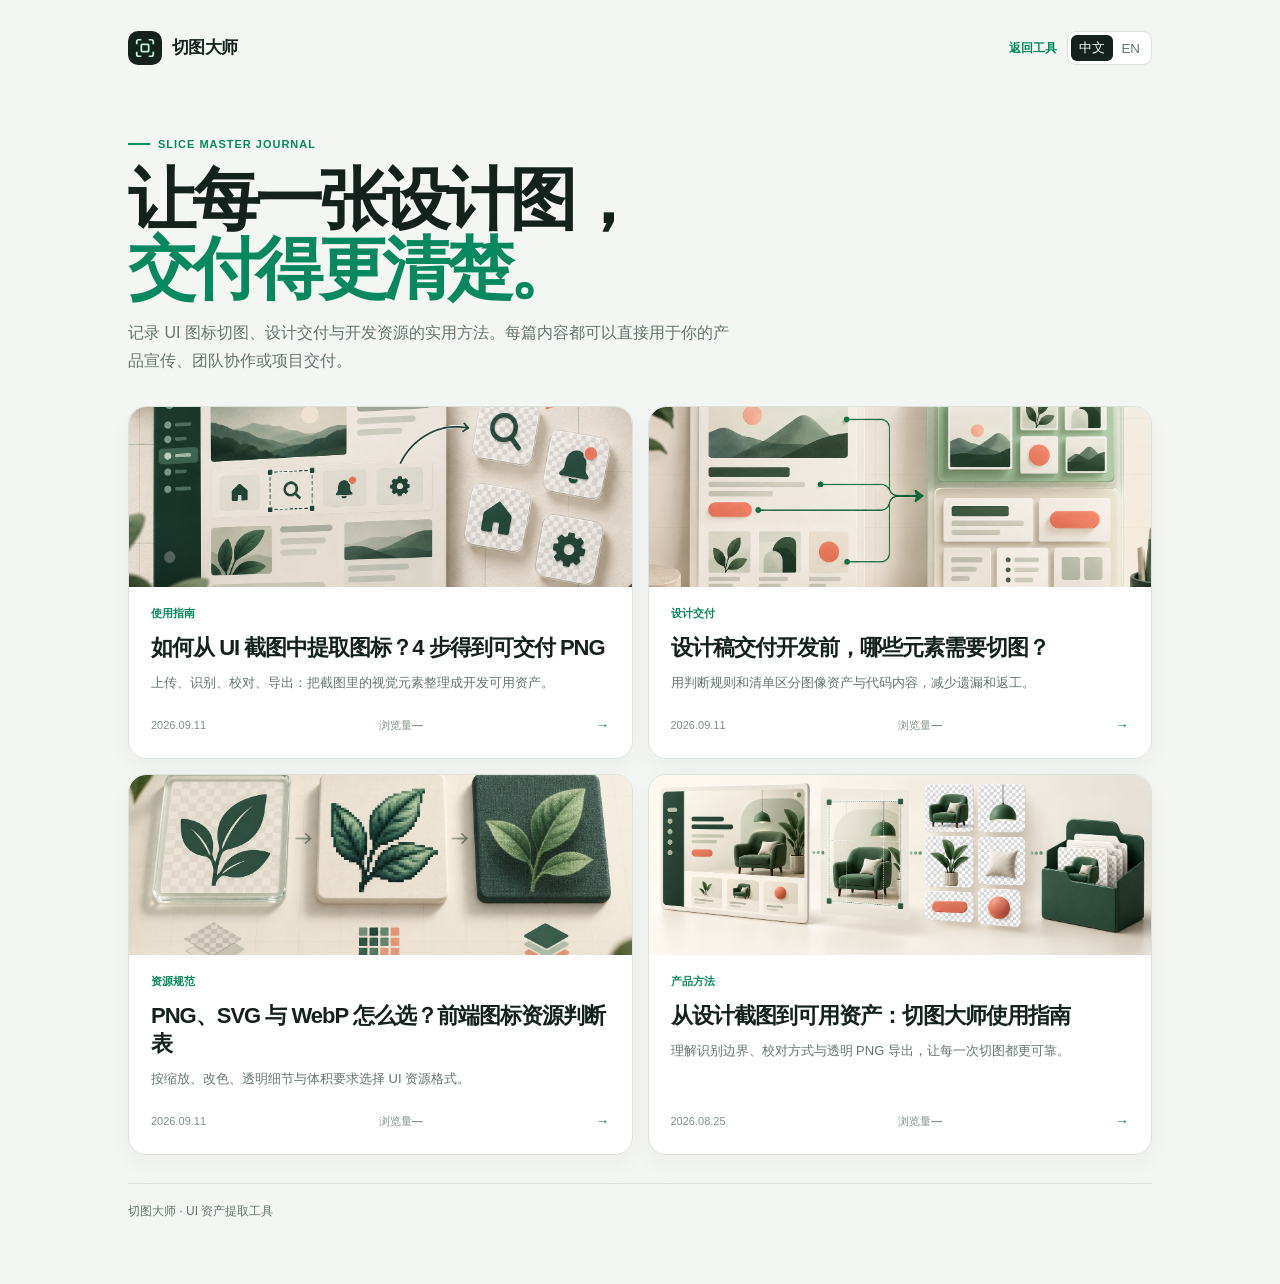
<file: articles/index.html>
<!doctype html>
<html lang="zh-CN">
<head>
  <meta charset="utf-8">
  <meta name="viewport" content="width=device-width,initial-scale=1,viewport-fit=cover">
  <title>文章动态｜切图大师</title>
  <meta name="description" content="切图大师文章动态：UI 图标切图教程、设计交付技巧、资源规范与产品更新。">
  <meta name="robots" content="index,follow,max-image-preview:large">
  <meta name="theme-color" content="#14211d">
  <link rel="canonical" href="https://www.slicemaster.com.cn/articles/">
  <link rel="icon" type="image/svg+xml" href="/favicon.svg?v=2">
  <link rel="manifest" href="/site.webmanifest">
  <meta property="og:type" content="website"><meta property="og:site_name" content="切图大师 · Slice Master"><meta property="og:title" content="文章动态｜切图大师"><meta property="og:description" content="UI 图标切图教程、设计交付技巧、资源规范与产品更新。"><meta property="og:url" content="https://www.slicemaster.com.cn/articles/">
  <script type="application/ld+json">{"@context":"https://schema.org","@type":"Blog","name":"切图大师文章动态","url":"https://www.slicemaster.com.cn/articles/","inLanguage":"zh-CN","description":"关于 UI 图标切图、设计交付和开发资源的文章。"}</script>
  <style>
    :root{--ink:#14211d;--sub:#66756d;--bg:#f4f6f3;--surface:#fff;--line:#dbe2dd;--green:#07885e;--green-soft:#e3f7ed;--radius:18px;--shadow:0 18px 42px rgba(19,36,29,.08)}*{box-sizing:border-box}html{background:var(--bg)}body{margin:0;color:var(--ink);font:14px/1.5 Inter,"PingFang SC","Microsoft YaHei",Arial,sans-serif}a{color:inherit}.page{max-width:1080px;margin:0 auto;padding:24px 28px 64px}.topbar{height:48px;display:flex;align-items:center;justify-content:space-between;gap:18px}.brand,.tools{display:flex;align-items:center;gap:10px}.logo{width:34px;height:34px;border-radius:10px;background:var(--ink);display:grid;place-items:center;color:#bff5dc}.logo svg{width:22px;height:22px}.brand-name{font-weight:800;font-size:17px;letter-spacing:-.035em}.back{color:var(--green);font-size:12px;font-weight:800;text-decoration:none}.back:hover{text-decoration:underline;text-underline-offset:3px}.language{display:flex;padding:3px;border:1px solid var(--line);background:var(--surface);border-radius:9px}.language button{border:0;padding:4px 8px;border-radius:6px;background:transparent;color:var(--sub);font:700 12px inherit;cursor:pointer}.language button.active{background:var(--ink);color:#fff}.hero{padding:64px 0 32px;max-width:760px}.kicker{display:flex;align-items:center;gap:8px;color:var(--green);font-size:11px;font-weight:800;letter-spacing:.09em}.kicker:before{content:"";width:22px;height:2px;background:currentColor}.hero h1{margin:12px 0 0;font-size:clamp(38px,6vw,68px);line-height:1.02;letter-spacing:-.065em;text-wrap:balance}.hero h1 em{font-style:normal;color:var(--green)}.hero p{margin:16px 0 0;max-width:610px;color:var(--sub);font-size:16px;line-height:1.72;text-wrap:pretty}.posts{display:grid;grid-template-columns:repeat(2,minmax(0,1fr));gap:15px}.post{display:flex;flex-direction:column;min-height:258px;padding:22px;border:1px solid var(--line);border-radius:var(--radius);background:var(--surface);box-shadow:0 9px 22px rgba(19,36,29,.04);text-decoration:none}.post:hover{border-color:#92b5a4;box-shadow:var(--shadow)}.post-type{color:var(--green);font-size:11px;font-weight:800}.post h2{margin:12px 0 0;font-size:22px;line-height:1.28;letter-spacing:-.045em}.post p{margin:10px 0 0;color:var(--sub);font-size:13px;line-height:1.7}.post-meta{display:flex;justify-content:space-between;align-items:center;gap:8px;margin-top:auto;padding-top:21px;color:#829087;font-size:11px;font-variant-numeric:tabular-nums}.post-meta b{color:var(--green);font-size:14px}.footer{margin-top:28px;padding-top:18px;border-top:1px solid var(--line);color:var(--sub);font-size:12px}.local-en{display:none}html[lang="en"] .local-zh{display:none}html[lang="en"] .local-en{display:inline}html[lang="en"] .local-en.block{display:block}@media(max-width:620px){.page{padding:18px 16px 40px}.hero{padding:48px 0 27px}.hero h1{font-size:44px}.posts{grid-template-columns:1fr}.post{min-height:222px;padding:19px}.tools{gap:8px}}
  </style>
  <style>
    /* Article covers stay inside the card even when the source artwork is large. */
    .post{overflow:hidden}
    .post-cover{display:block;overflow:hidden;width:calc(100% + 44px);margin:-22px -22px 18px;border-radius:17px 17px 0 0;background:#eff5f1}
    .post-cover img{display:block;width:100%;max-width:100%;height:180px;object-fit:cover;object-position:center}
    @media(max-width:620px){.post-cover{width:calc(100% + 38px);margin:-19px -19px 16px}.post-cover img{height:160px}}
  </style>
</head>
<body>
  <main class="page">
    <header class="topbar"><div class="brand"><span class="logo" aria-hidden="true"><svg viewBox="0 0 24 24" fill="none" stroke="currentColor" stroke-width="1.9"><path d="M8 3H5a2 2 0 0 0-2 2v3M16 3h3a2 2 0 0 1 2 2v3M21 16v3a2 2 0 0 1-2 2h-3M3 16v3a2 2 0 0 0 2 2h3"/><rect x="8" y="8" width="8" height="8" rx="1"/></svg></span><span class="brand-name" data-zh="切图大师" data-en="Slice Master">切图大师</span></div><div class="tools"><a class="back" href="/" data-zh="返回工具" data-en="Back to tool">返回工具</a><div class="language" aria-label="Language"><button class="active" data-lang="zh" aria-pressed="true">中文</button><button data-lang="en" aria-pressed="false">EN</button></div></div></header>
    <section class="hero"><span class="kicker">SLICE MASTER JOURNAL</span><h1 data-zh="让每一张设计图，<em>交付得更清楚。</em>" data-en="Make every design handoff <em>clearer.</em>">让每一张设计图，<em>交付得更清楚。</em></h1><p data-zh="记录 UI 图标切图、设计交付与开发资源的实用方法。每篇内容都可以直接用于你的产品宣传、团队协作或项目交付。" data-en="Practical notes on UI asset slicing, design handoff, and development assets for your next product release.">记录 UI 图标切图、设计交付与开发资源的实用方法。每篇内容都可以直接用于你的产品宣传、团队协作或项目交付。</p></section>
    <section class="posts" aria-label="文章列表">
      <a class="post" href="/articles/how-to-extract-icons/"><span class="post-cover"><img src="/assets/marketing-review-flow.png" alt="如何从 UI 截图中提取图标的文章封面"></span><span class="post-type" data-zh="使用指南" data-en="Guide">使用指南</span><h2 data-zh="如何从 UI 截图中提取图标？4 步得到可交付 PNG" data-en="How to extract icons from a UI screenshot: 4 steps to clean PNGs">如何从 UI 截图中提取图标？4 步得到可交付 PNG</h2><p data-zh="上传、识别、校对、导出：把截图里的视觉元素整理成开发可用资产。" data-en="Upload, review candidates, correct boundaries, and export clean assets.">上传、识别、校对、导出：把截图里的视觉元素整理成开发可用资产。</p><span class="post-meta"><time datetime="2026-09-11">2026.09.11</time><span class="post-views" data-article-views="how-to-extract-icons" data-view-mode="lookup"><span class="local-zh">浏览量</span><span class="local-en">Views</span><strong data-view-count>—</strong></span><b aria-hidden="true">→</b></span></a>
      <a class="post" href="/articles/design-handoff-assets/"><span class="post-cover"><img src="/assets/marketing-handoff-context.png" alt="设计稿交付开发前资产判断文章封面"></span><span class="post-type" data-zh="设计交付" data-en="Handoff">设计交付</span><h2 data-zh="设计稿交付开发前，哪些元素需要切图？" data-en="Which design elements should be exported?">设计稿交付开发前，哪些元素需要切图？</h2><p data-zh="用判断规则和清单区分图像资产与代码内容，减少遗漏和返工。" data-en="Use a decision rule and checklist to reduce missing assets and rework.">用判断规则和清单区分图像资产与代码内容，减少遗漏和返工。</p><span class="post-meta"><time datetime="2026-09-11">2026.09.11</time><span class="post-views" data-article-views="design-handoff-assets" data-view-mode="lookup"><span class="local-zh">浏览量</span><span class="local-en">Views</span><strong data-view-count>—</strong></span><b aria-hidden="true">→</b></span></a>
      <a class="post" href="/articles/png-svg-webp/"><span class="post-cover"><img src="/assets/marketing-format-compare.png" alt="PNG SVG WebP 资源格式判断文章封面"></span><span class="post-type" data-zh="资源规范" data-en="Assets">资源规范</span><h2 data-zh="PNG、SVG 与 WebP 怎么选？前端图标资源判断表" data-en="PNG, SVG, or WebP? A practical format guide for UI assets">PNG、SVG 与 WebP 怎么选？前端图标资源判断表</h2><p data-zh="按缩放、改色、透明细节与体积要求选择 UI 资源格式。" data-en="Choose formats by scaling, recolouring, transparency, and transfer size.">按缩放、改色、透明细节与体积要求选择 UI 资源格式。</p><span class="post-meta"><time datetime="2026-09-11">2026.09.11</time><span class="post-views" data-article-views="png-svg-webp" data-view-mode="lookup"><span class="local-zh">浏览量</span><span class="local-en">Views</span><strong data-view-count>—</strong></span><b aria-hidden="true">→</b></span></a>
      <a class="post" href="/articles/ui-screenshot-to-assets/"><span class="post-cover"><img src="/assets/marketing-abstract-asset.png" alt="从设计截图到可用资产文章封面"></span><span class="post-type" data-zh="产品方法" data-en="Workflow">产品方法</span><h2 data-zh="从设计截图到可用资产：切图大师使用指南" data-en="From screenshot to usable assets">从设计截图到可用资产：切图大师使用指南</h2><p data-zh="理解识别边界、校对方式与透明 PNG 导出，让每一次切图都更可靠。" data-en="Understand detection, review, and transparent PNG export for reliable results.">理解识别边界、校对方式与透明 PNG 导出，让每一次切图都更可靠。</p><span class="post-meta"><time datetime="2026-08-25">2026.08.25</time><span class="post-views" data-article-views="ui-screenshot-to-assets" data-view-mode="lookup"><span class="local-zh">浏览量</span><span class="local-en">Views</span><strong data-view-count>—</strong></span><b aria-hidden="true">→</b></span></a>
    </section>
    <footer class="footer"><span class="local-zh">切图大师 · UI 资产提取工具</span><span class="local-en">Slice Master · UI asset extraction tool</span></footer>
  </main>
  <script>
    (()=>{const root=document.documentElement;document.querySelectorAll('[data-lang]').forEach(button=>button.addEventListener('click',()=>{const lang=button.dataset.lang;root.lang=lang==='en'?'en':'zh-CN';document.querySelectorAll('[data-zh]').forEach(node=>{const value=node.dataset[lang==='en'?'en':'zh'];if(node.matches('h1'))node.innerHTML=value;else node.textContent=value});document.querySelectorAll('[data-lang]').forEach(item=>{const active=item===button;item.classList.toggle('active',active);item.setAttribute('aria-pressed',String(active))});document.title=lang==='en'?'Journal | Slice Master':'文章动态｜切图大师'}))})();
  </script>
  <script src="/articles/article-metrics.js" defer></script>
  <script type="module" src="https://static.cloudflareinsights.com/beacon.min.js" data-cf-beacon='{"token": "0ecc2d96ddf94bfcadf8efe1738b34bf"}'></script>
</body>
</html>
</file>
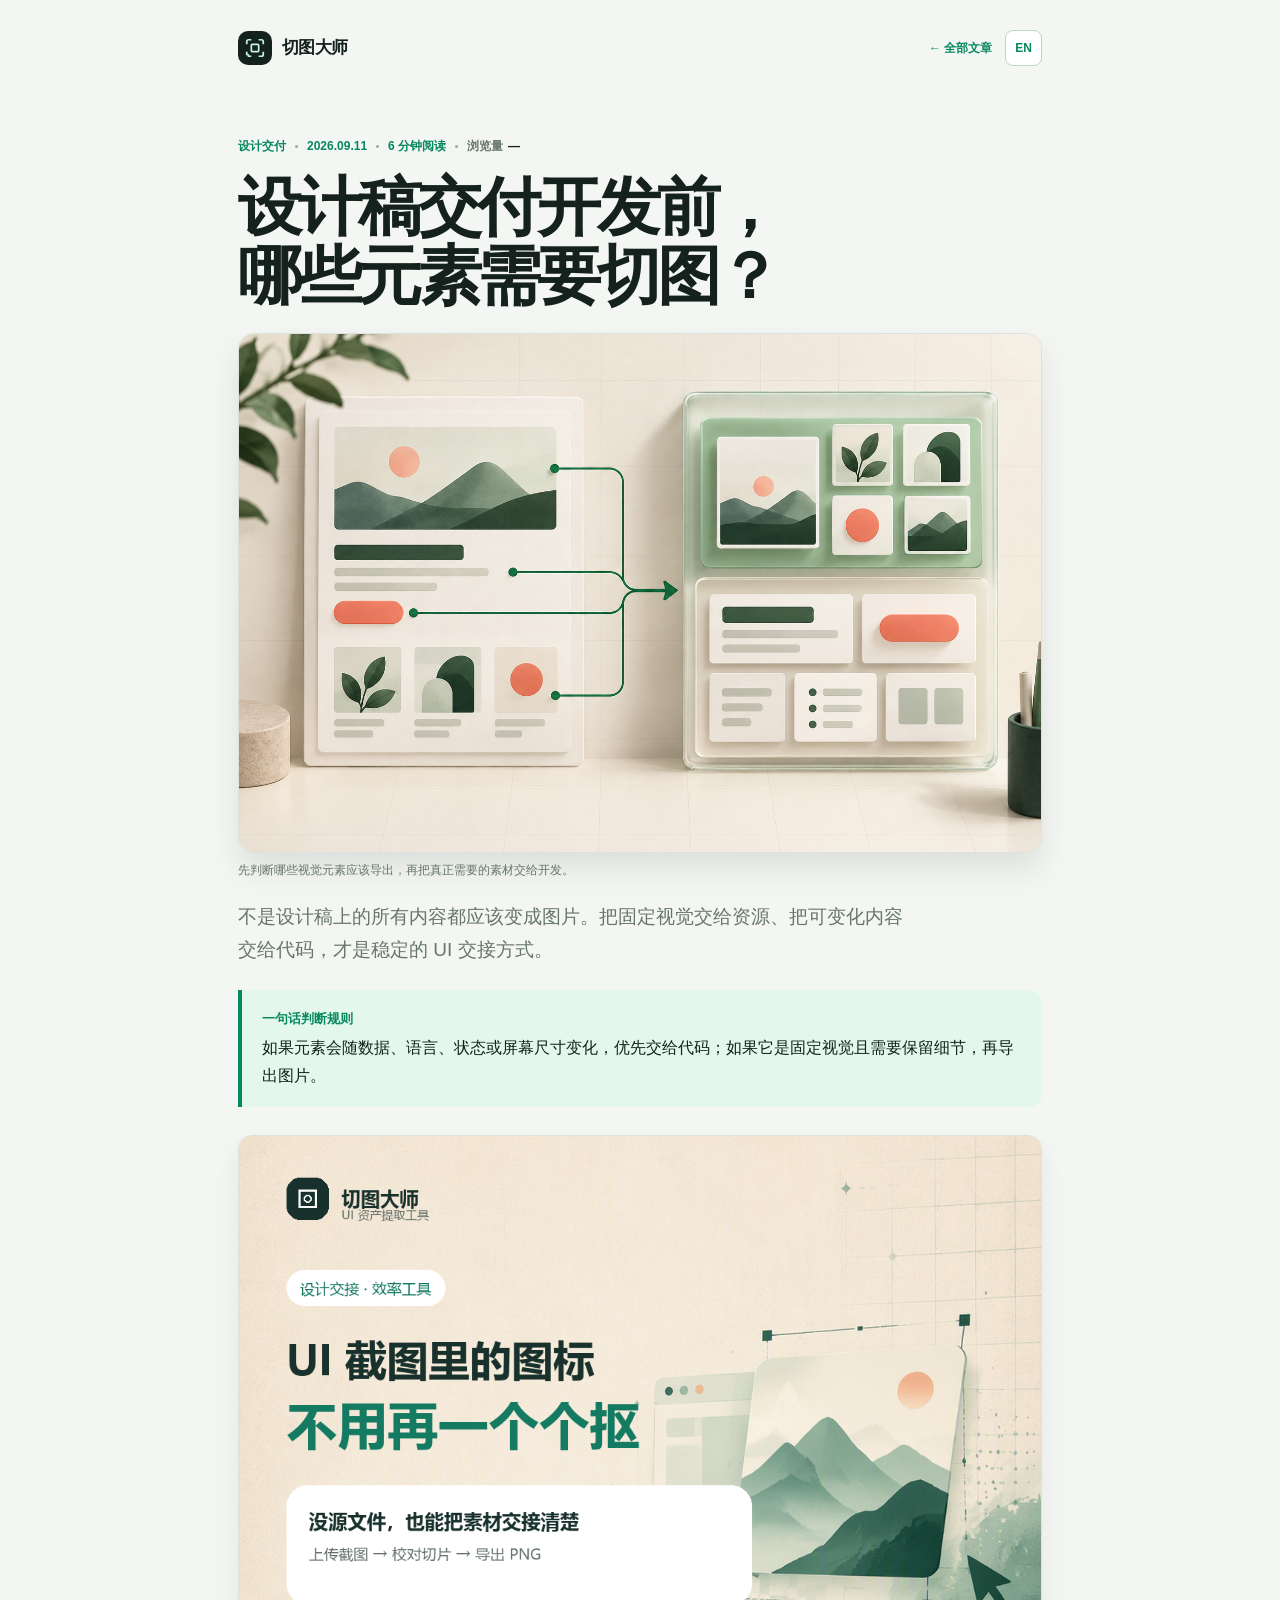
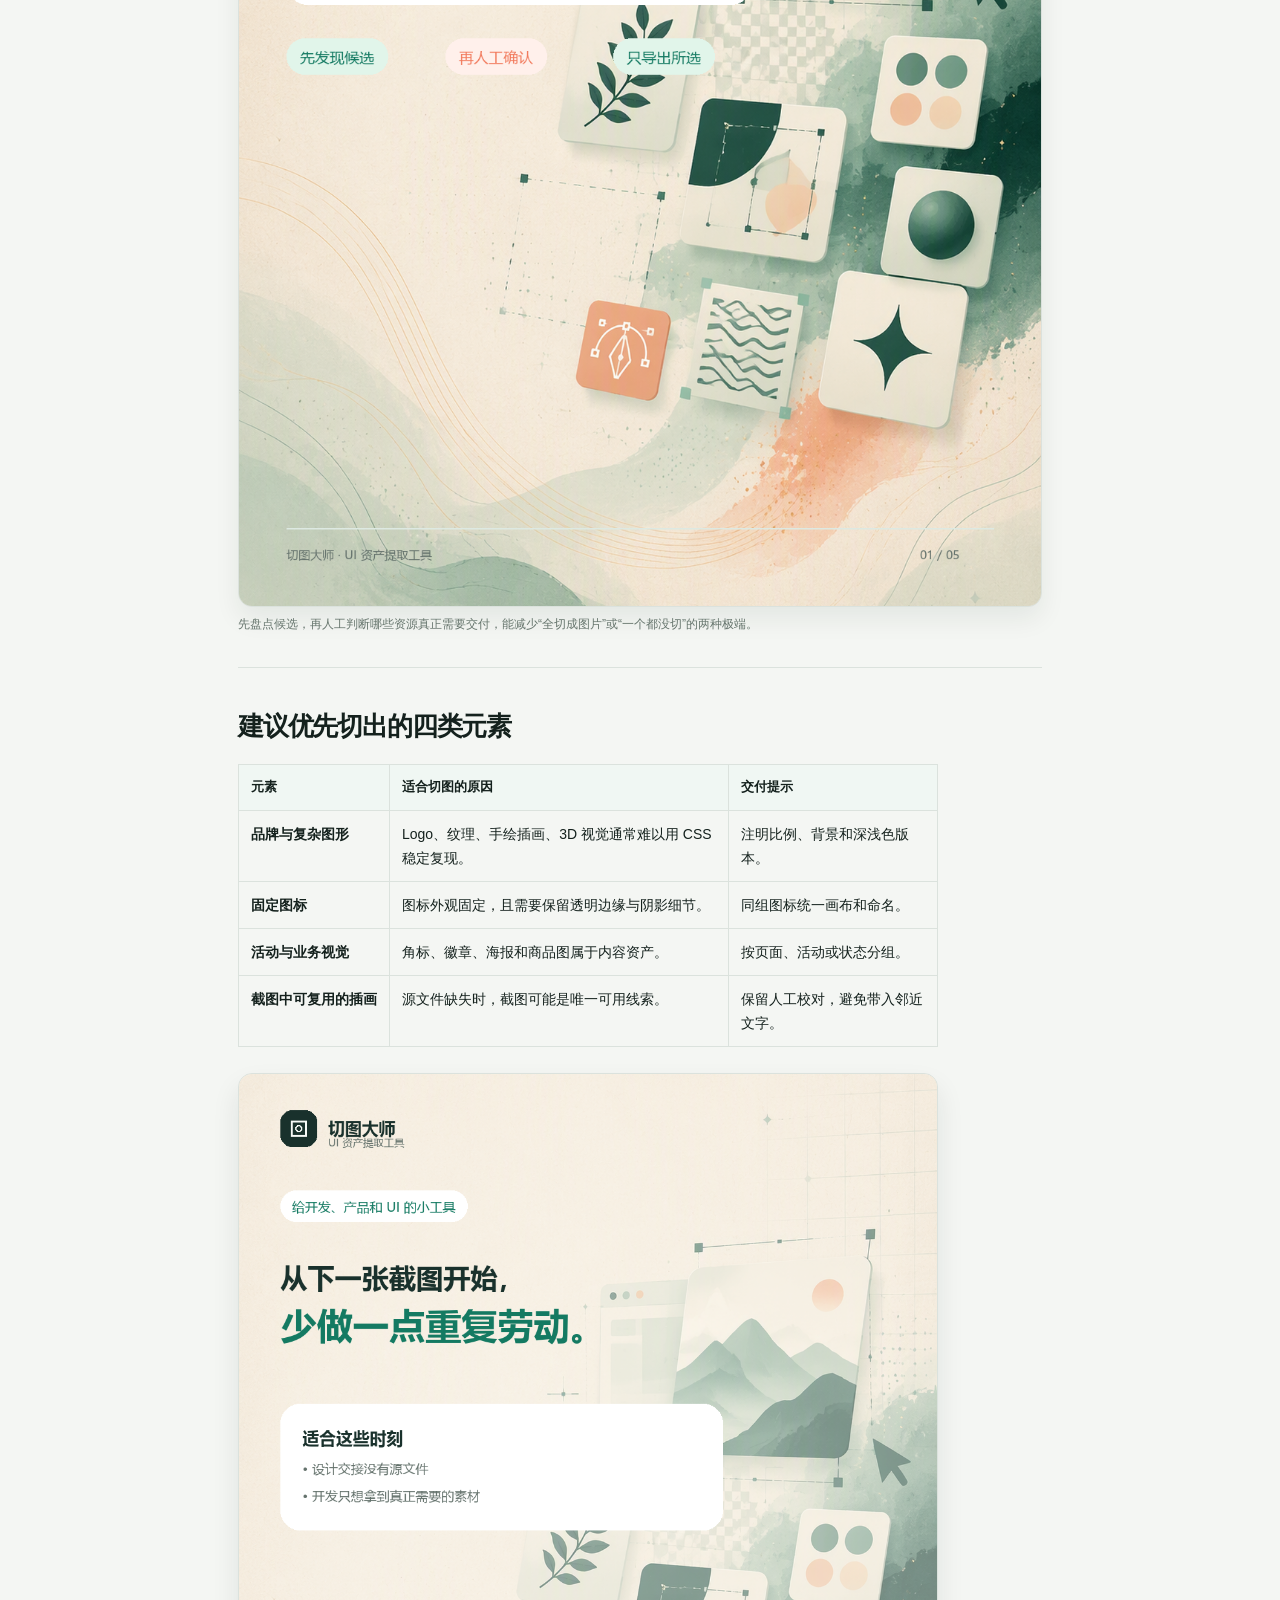
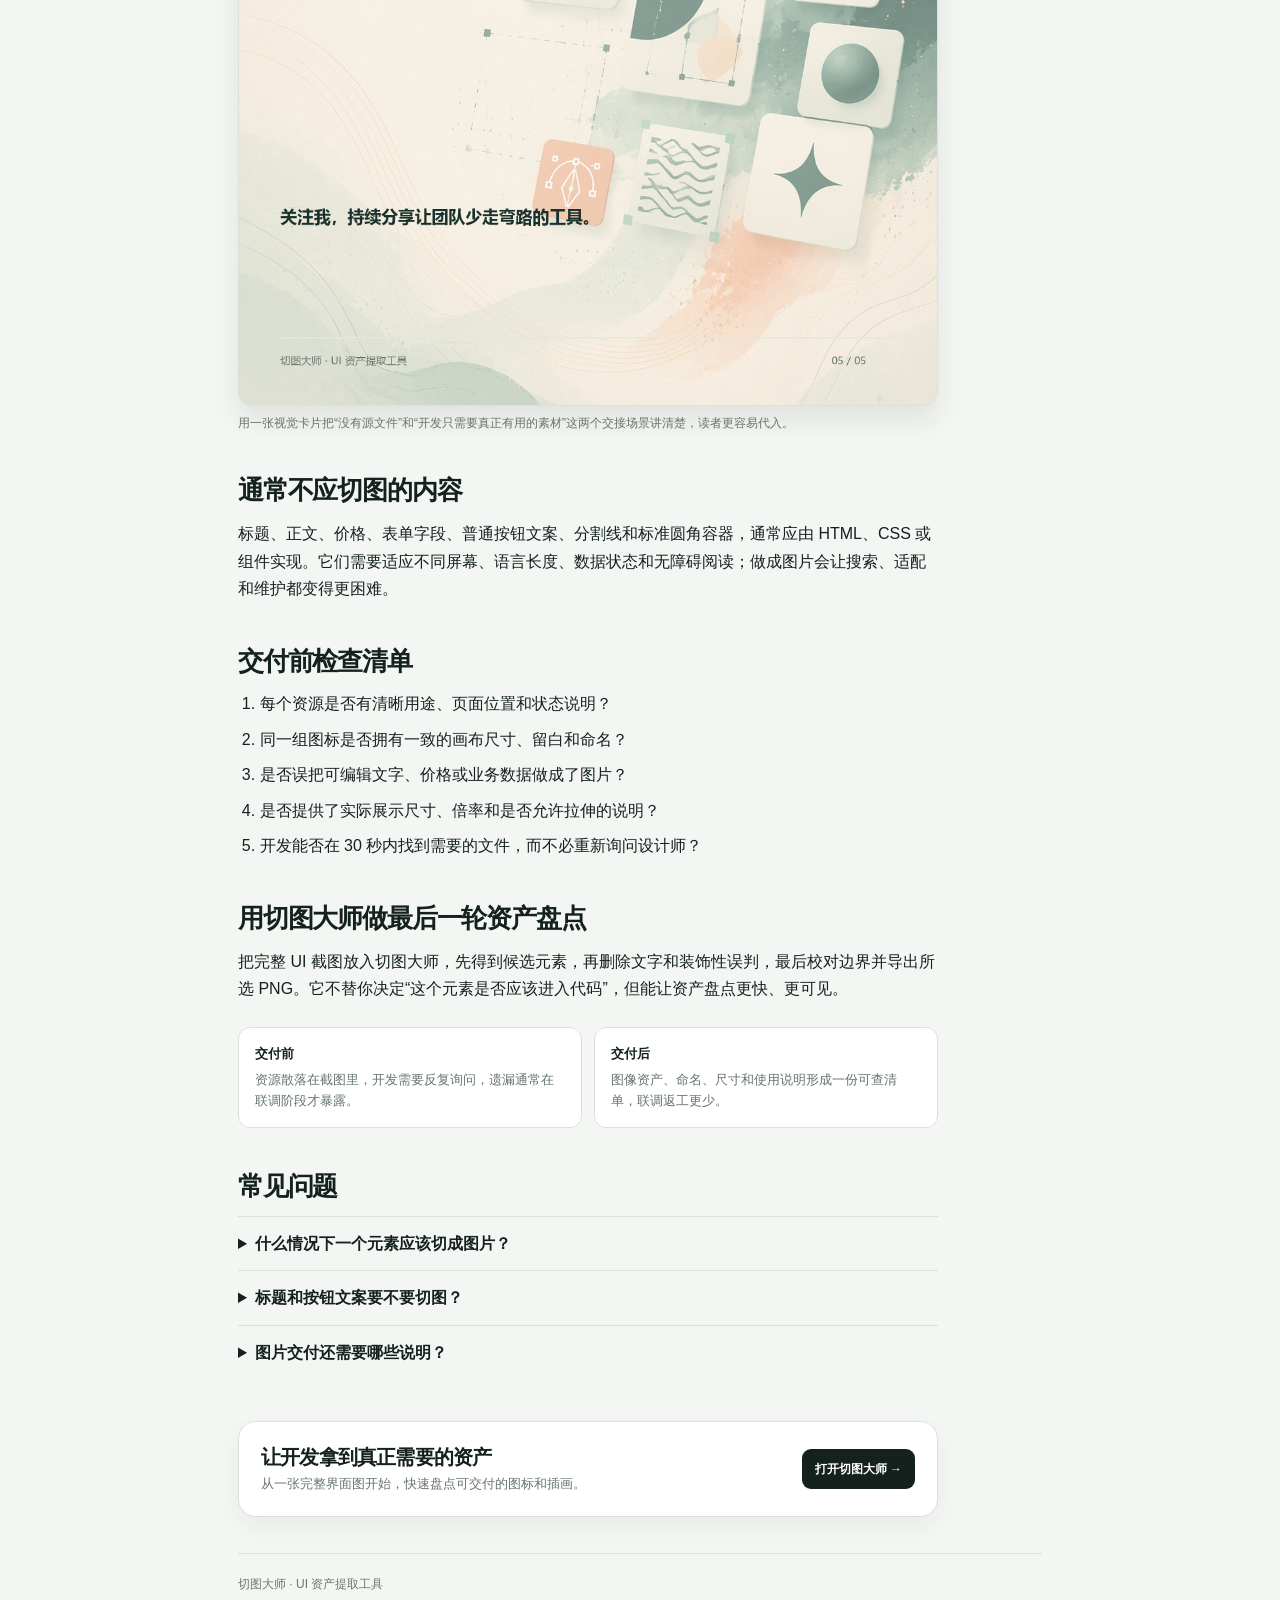
<file: articles/design-handoff-assets/index.html>
<!doctype html>
<html lang="zh-CN">
<head>
  <meta charset="utf-8"><meta name="viewport" content="width=device-width,initial-scale=1,viewport-fit=cover">
  <title>设计稿交付开发前，哪些元素需要切图？清单与判断规则｜切图大师</title>
  <meta name="description" content="设计交付前如何判断哪些元素该切图、哪些应交给代码实现？本文提供判断规则、资源清单、前后对比和常见问题。"><meta name="keywords" content="设计稿交付,前端切图清单,UI资产,设计交接,切图大师"><meta name="author" content="切图大师"><meta name="robots" content="index,follow,max-image-preview:large"><meta name="theme-color" content="#14211d">
  <link rel="canonical" href="https://www.slicemaster.com.cn/articles/design-handoff-assets/"><link rel="alternate" hreflang="zh-CN" href="https://www.slicemaster.com.cn/articles/design-handoff-assets/"><link rel="alternate" hreflang="en" href="https://www.slicemaster.com.cn/en/articles/design-handoff-assets/"><link rel="alternate" hreflang="x-default" href="https://www.slicemaster.com.cn/articles/design-handoff-assets/"><link rel="icon" type="image/svg+xml" href="/favicon.svg?v=2"><link rel="stylesheet" href="/articles/styles.css">
  <meta property="og:type" content="article"><meta property="og:site_name" content="切图大师 · Slice Master"><meta property="og:title" content="设计稿交付开发前，哪些元素需要切图？"><meta property="og:description" content="用一套判断规则区分图像资产与代码内容，减少设计交接遗漏和返工。"><meta property="og:url" content="https://www.slicemaster.com.cn/articles/design-handoff-assets/"><meta property="og:image" content="https://www.slicemaster.com.cn/assets/workflow-comparison.png"><meta property="article:published_time" content="2026-09-11"><meta property="article:modified_time" content="2026-09-11">
  <script type="application/ld+json">{"@context":"https://schema.org","@type":"BlogPosting","headline":"设计稿交付开发前，哪些元素需要切图？清单与判断规则","description":"设计交付前如何判断哪些元素该切图、哪些应交给代码实现？本文提供判断规则、资源清单和常见问题。","datePublished":"2026-09-11","dateModified":"2026-09-11","inLanguage":"zh-CN","articleSection":"设计交付","keywords":["设计稿交付","前端切图清单","UI资产","设计交接"],"image":"https://www.slicemaster.com.cn/assets/workflow-comparison.png","mainEntityOfPage":"https://www.slicemaster.com.cn/articles/design-handoff-assets/","author":{"@type":"Organization","name":"切图大师"},"publisher":{"@type":"Organization","name":"切图大师","url":"https://www.slicemaster.com.cn/"}}</script>
  <script type="application/ld+json">{"@context":"https://schema.org","@type":"FAQPage","mainEntity":[{"@type":"Question","name":"什么情况下一个设计元素应该切成图片？","acceptedAnswer":{"@type":"Answer","text":"当元素是固定视觉、需要保留复杂细节、不会随数据或语言变化时，通常适合切图。"}},{"@type":"Question","name":"标题和按钮文案要不要切图？","acceptedAnswer":{"@type":"Answer","text":"通常不要。文字、价格、表单和普通容器应由代码实现，以支持响应式、搜索、无障碍和后续修改。"}},{"@type":"Question","name":"交付给开发的图片需要哪些说明？","acceptedAnswer":{"@type":"Answer","text":"建议说明文件名、用途、状态、画布尺寸、展示尺寸、是否允许拉伸，以及深浅色或多倍率版本关系。"}}]}</script>
  <script src="/articles/article-metrics.js" defer></script>
</head>
<body><main class="page">
  <header class="topbar"><a class="brand" href="/"><span class="logo" aria-hidden="true"><svg viewBox="0 0 24 24" fill="none" stroke="currentColor" stroke-width="1.9"><path d="M8 3H5a2 2 0 0 0-2 2v3M16 3h3a2 2 0 0 1 2 2v3M21 16v3a2 2 0 0 1-2 2h-3M3 16v3a2 2 0 0 1 2 2h3"/><rect x="8" y="8" width="8" height="8" rx="1"/></svg></span>切图大师</a><div class="article-actions"><a class="back" href="/articles/">← 全部文章</a><a class="language-link" href="/en/articles/design-handoff-assets/" hreflang="en" lang="en" aria-label="Read this article in English">EN</a></div></header>
  <article class="article"><div class="meta"><span>设计交付</span><span class="dot"></span><time datetime="2026-09-11">2026.09.11</time><span class="dot"></span><span>6 分钟阅读</span></div><h1>设计稿交付开发前，哪些元素需要切图？</h1><p class="lead">不是设计稿上的所有内容都应该变成图片。把固定视觉交给资源、把可变化内容交给代码，才是稳定的 UI 交接方式。</p><div class="answer"><strong>一句话判断规则</strong><p>如果元素会随数据、语言、状态或屏幕尺寸变化，优先交给代码；如果它是固定视觉且需要保留细节，再导出图片。</p></div><figure class="evidence"><img src="/assets/workflow-comparison.png" alt="切图大师从完整界面截图中整理 UI 资产的流程卡片"><figcaption>先盘点候选，再人工判断哪些资源真正需要交付，能减少“全切成图片”或“一个都没切”的两种极端。</figcaption></figure><hr class="rule"><div class="content">
    <h2>建议优先切出的四类元素</h2><table class="data-table"><thead><tr><th>元素</th><th>适合切图的原因</th><th>交付提示</th></tr></thead><tbody><tr><td>品牌与复杂图形</td><td>Logo、纹理、手绘插画、3D 视觉通常难以用 CSS 稳定复现。</td><td>注明比例、背景和深浅色版本。</td></tr><tr><td>固定图标</td><td>图标外观固定，且需要保留透明边缘与阴影细节。</td><td>同组图标统一画布和命名。</td></tr><tr><td>活动与业务视觉</td><td>角标、徽章、海报和商品图属于内容资产。</td><td>按页面、活动或状态分组。</td></tr><tr><td>截图中可复用的插画</td><td>源文件缺失时，截图可能是唯一可用线索。</td><td>保留人工校对，避免带入邻近文字。</td></tr></tbody></table><figure class="evidence marketing-visual"><img loading="lazy" src="/assets/marketing-handoff-context.png" alt="切图大师营销卡片：从下一张截图开始减少设计交付中的重复劳动"><figcaption>用一张视觉卡片把“没有源文件”和“开发只需要真正有用的素材”这两个交接场景讲清楚，读者更容易代入。</figcaption></figure>
    <h2>通常不应切图的内容</h2><p>标题、正文、价格、表单字段、普通按钮文案、分割线和标准圆角容器，通常应由 HTML、CSS 或组件实现。它们需要适应不同屏幕、语言长度、数据状态和无障碍阅读；做成图片会让搜索、适配和维护都变得更困难。</p>
    <h2>交付前检查清单</h2><ol><li>每个资源是否有清晰用途、页面位置和状态说明？</li><li>同一组图标是否拥有一致的画布尺寸、留白和命名？</li><li>是否误把可编辑文字、价格或业务数据做成了图片？</li><li>是否提供了实际展示尺寸、倍率和是否允许拉伸的说明？</li><li>开发能否在 30 秒内找到需要的文件，而不必重新询问设计师？</li></ol>
    <h2>用切图大师做最后一轮资产盘点</h2><p>把完整 UI 截图放入切图大师，先得到候选元素，再删除文字和装饰性误判，最后校对边界并导出所选 PNG。它不替你决定“这个元素是否应该进入代码”，但能让资产盘点更快、更可见。</p><div class="compare"><div><strong>交付前</strong><p>资源散落在截图里，开发需要反复询问，遗漏通常在联调阶段才暴露。</p></div><div><strong>交付后</strong><p>图像资产、命名、尺寸和使用说明形成一份可查清单，联调返工更少。</p></div></div>
    <section class="faq"><h2>常见问题</h2><details><summary>什么情况下一个元素应该切成图片？</summary><p>固定视觉、复杂细节且不随数据或语言变化的元素，通常适合切图。</p></details><details><summary>标题和按钮文案要不要切图？</summary><p>通常不要，应由代码实现以支持响应式、搜索和无障碍。</p></details><details><summary>图片交付还需要哪些说明？</summary><p>至少说明文件名、用途、状态、画布尺寸、展示尺寸和是否允许拉伸。</p></details></section>
    <div class="cta"><div><h2>让开发拿到真正需要的资产</h2><p>从一张完整界面图开始，快速盘点可交付的图标和插画。</p></div><a href="/">打开切图大师 →</a></div>
  </div></article><footer class="footer">切图大师 · UI 资产提取工具</footer>
</main><script type="module" src="https://static.cloudflareinsights.com/beacon.min.js" data-cf-beacon='{"token": "0ecc2d96ddf94bfcadf8efe1738b34bf"}'></script></body></html>
</file>
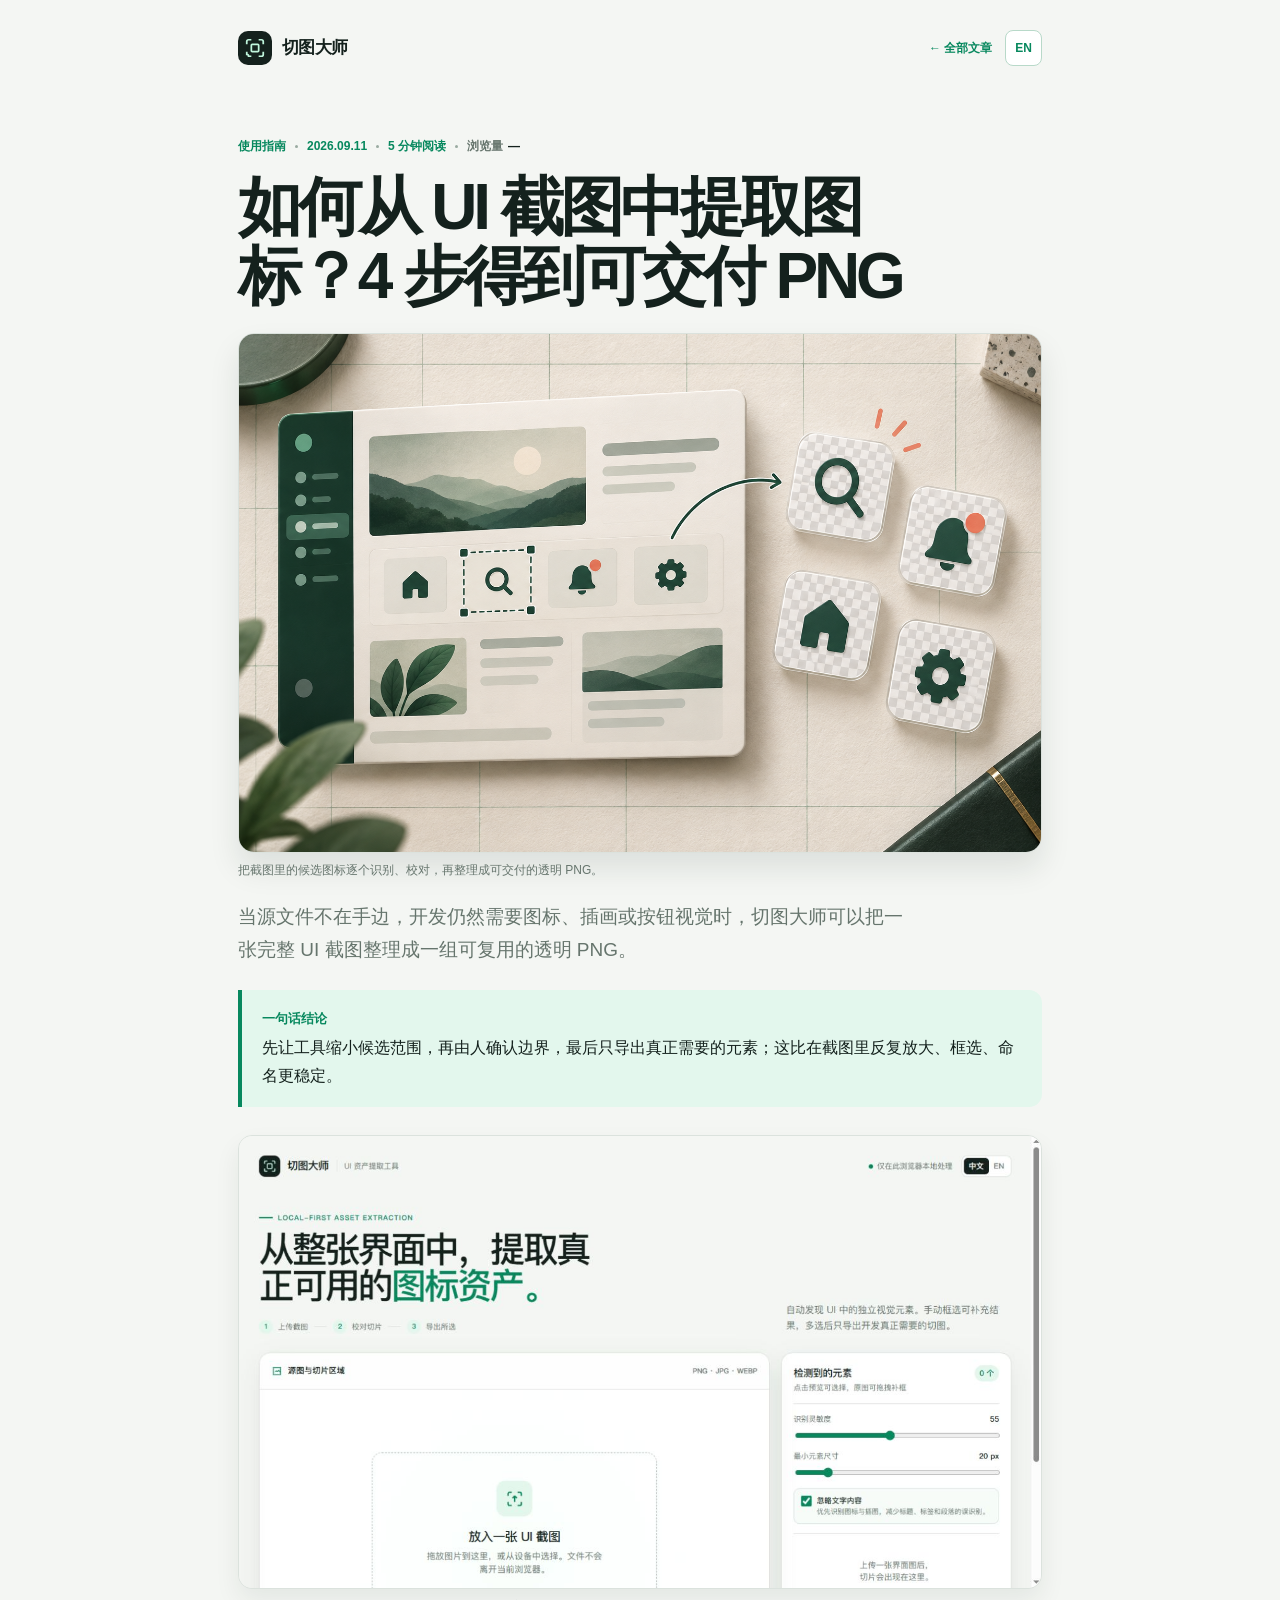
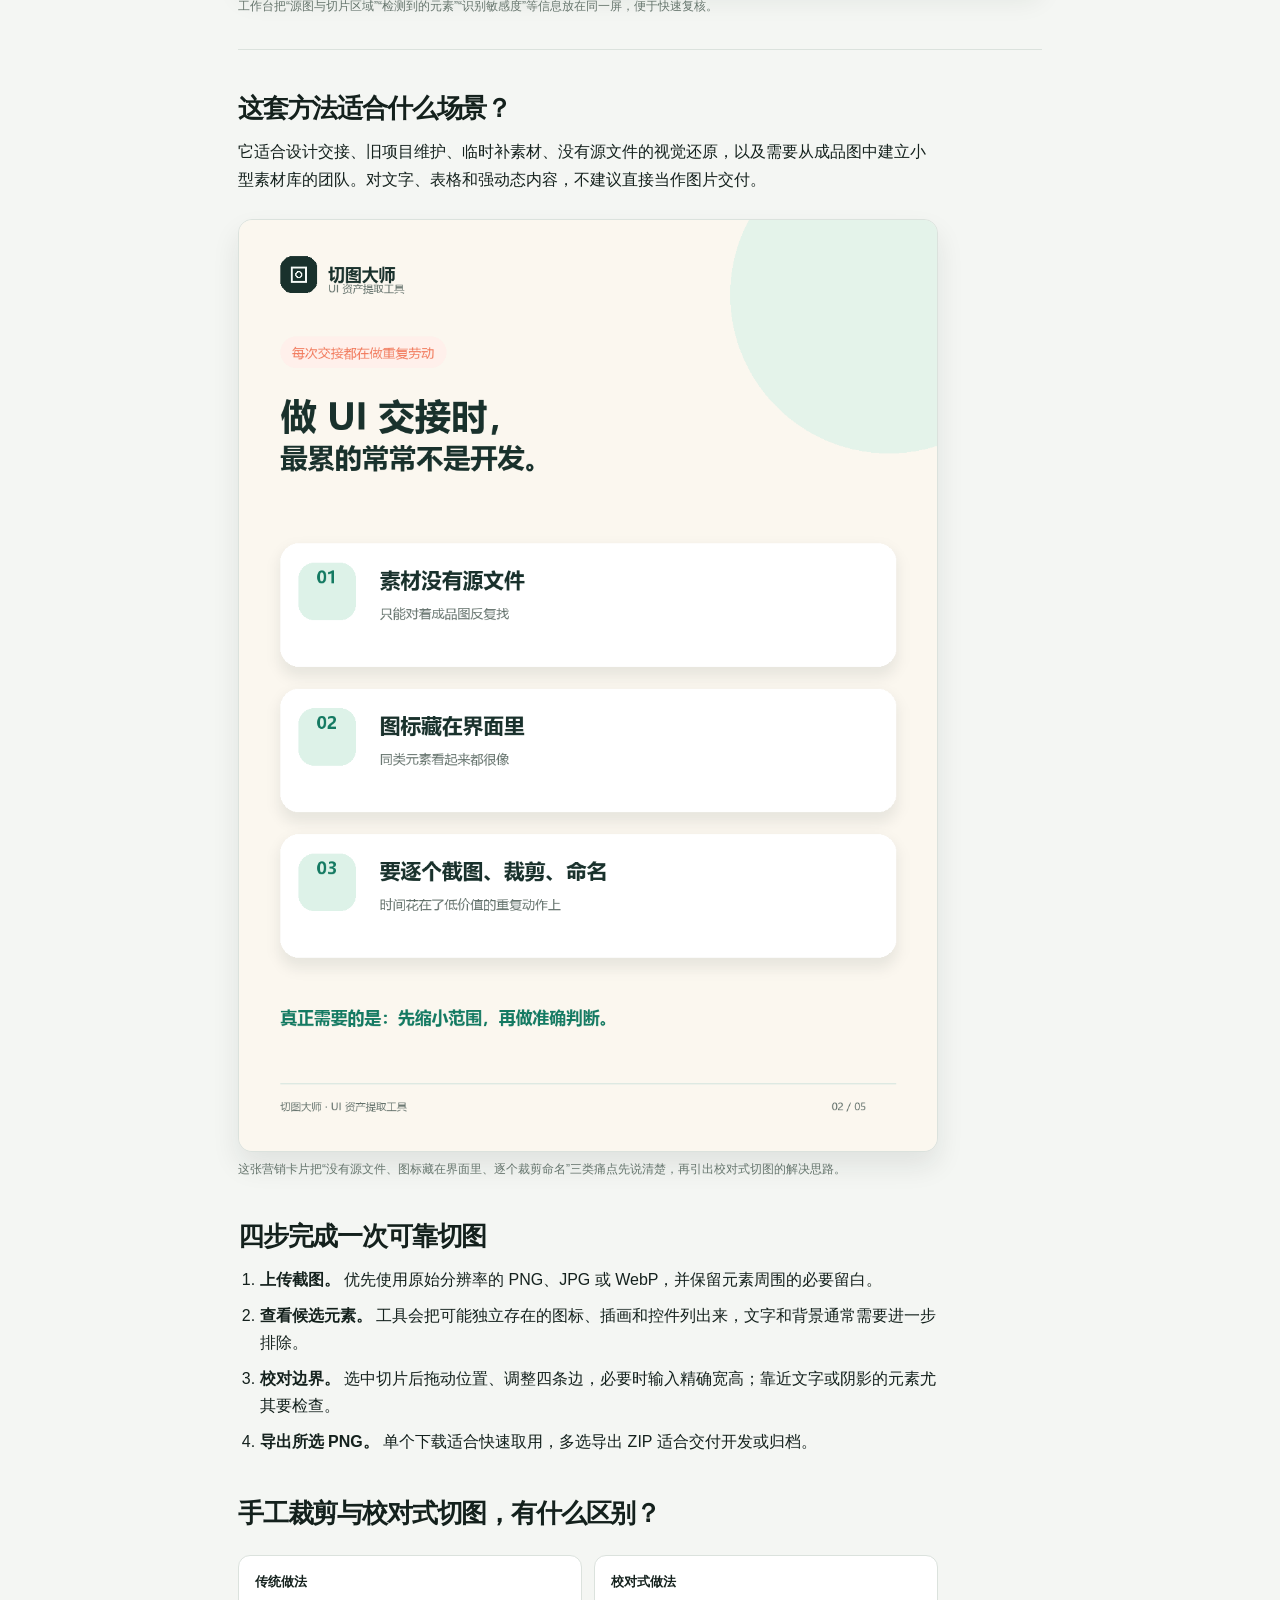
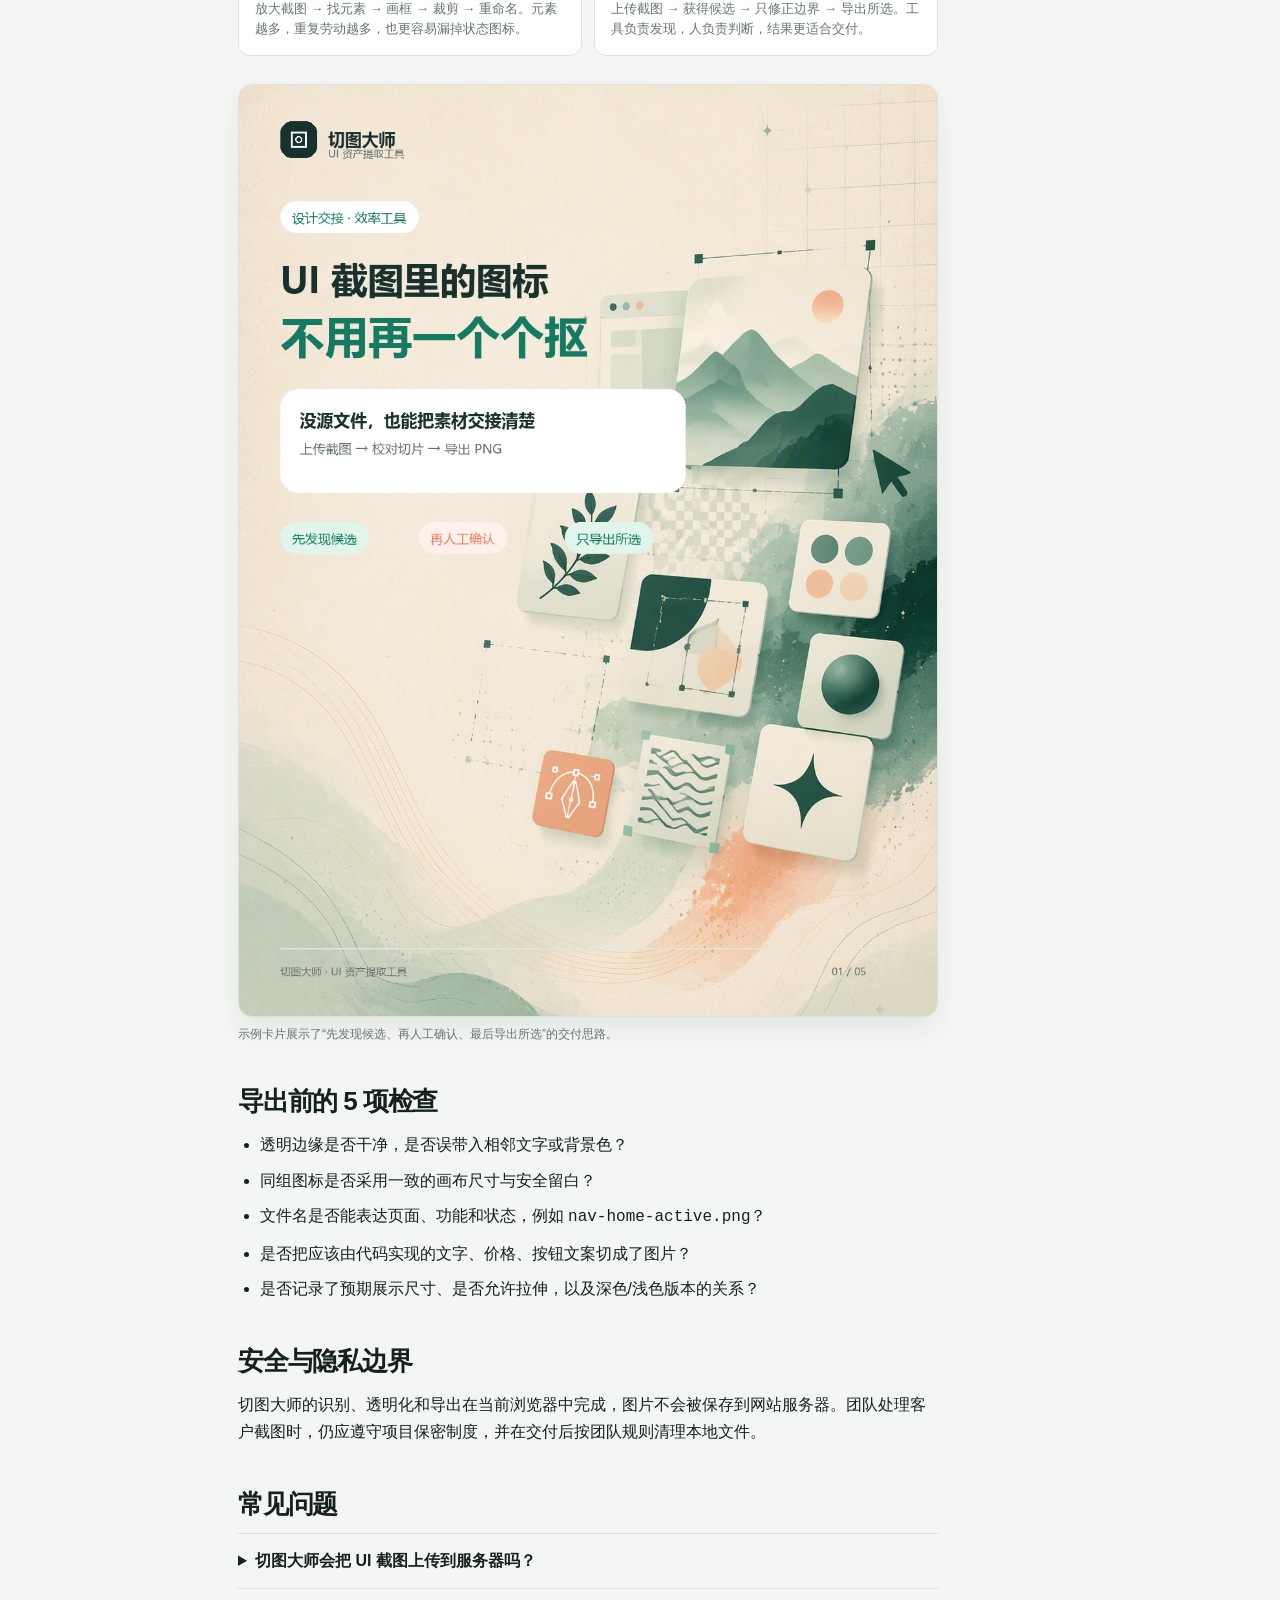
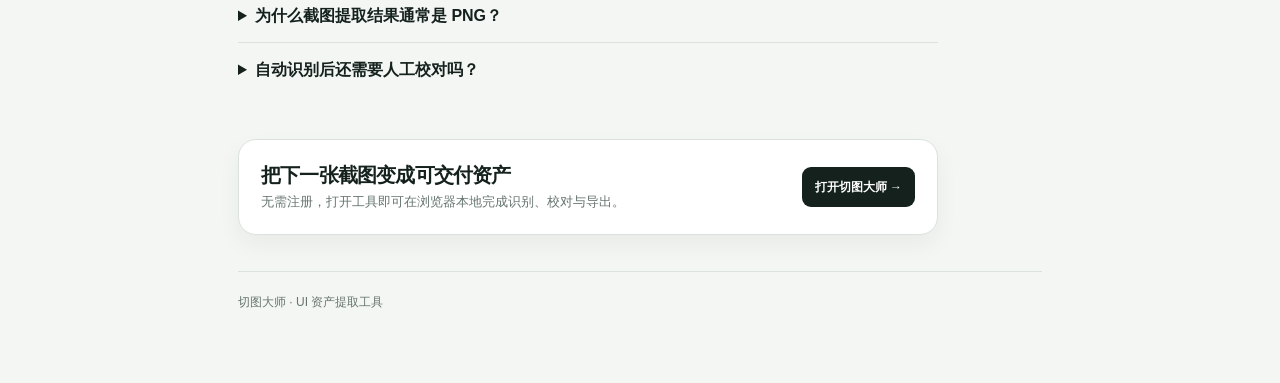
<file: articles/how-to-extract-icons/index.html>
<!doctype html>
<html lang="zh-CN">
<head>
  <meta charset="utf-8"><meta name="viewport" content="width=device-width,initial-scale=1,viewport-fit=cover">
  <title>如何从 UI 截图中提取图标？4 步得到可交付 PNG｜切图大师</title>
  <meta name="description" content="从 UI 截图提取图标的实用方法：上传截图、识别候选元素、人工校对边界、导出透明 PNG，并附常见问题与交付检查清单。">
  <meta name="keywords" content="UI截图提取图标,图标切图,透明PNG,设计交付,切图大师"><meta name="author" content="切图大师"><meta name="robots" content="index,follow,max-image-preview:large"><meta name="theme-color" content="#14211d">
  <link rel="canonical" href="https://www.slicemaster.com.cn/articles/how-to-extract-icons/"><link rel="alternate" hreflang="zh-CN" href="https://www.slicemaster.com.cn/articles/how-to-extract-icons/"><link rel="alternate" hreflang="en" href="https://www.slicemaster.com.cn/en/articles/how-to-extract-icons/"><link rel="alternate" hreflang="x-default" href="https://www.slicemaster.com.cn/articles/how-to-extract-icons/"><link rel="icon" type="image/svg+xml" href="/favicon.svg?v=2"><link rel="stylesheet" href="/articles/styles.css">
  <meta property="og:type" content="article"><meta property="og:site_name" content="切图大师 · Slice Master"><meta property="og:title" content="如何从 UI 截图中提取图标？4 步得到可交付 PNG"><meta property="og:description" content="上传、识别、校对、导出：把 UI 截图里的图标整理成开发可用的透明 PNG。"><meta property="og:url" content="https://www.slicemaster.com.cn/articles/how-to-extract-icons/"><meta property="og:image" content="https://www.slicemaster.com.cn/assets/tool-workbench.png"><meta property="article:published_time" content="2026-09-11"><meta property="article:modified_time" content="2026-09-11">
  <script type="application/ld+json">{"@context":"https://schema.org","@type":"BlogPosting","headline":"如何从 UI 截图中提取图标？4 步得到可交付 PNG","description":"从 UI 截图提取图标的实用方法：上传截图、识别候选元素、人工校对边界、导出透明 PNG。","datePublished":"2026-09-11","dateModified":"2026-09-11","inLanguage":"zh-CN","articleSection":"使用指南","keywords":["UI截图提取图标","图标切图","透明PNG","设计交付"],"image":"https://www.slicemaster.com.cn/assets/tool-workbench.png","mainEntityOfPage":"https://www.slicemaster.com.cn/articles/how-to-extract-icons/","author":{"@type":"Organization","name":"切图大师"},"publisher":{"@type":"Organization","name":"切图大师","url":"https://www.slicemaster.com.cn/"}}</script>
  <script type="application/ld+json">{"@context":"https://schema.org","@type":"FAQPage","mainEntity":[{"@type":"Question","name":"切图大师会把 UI 截图上传到服务器吗？","acceptedAnswer":{"@type":"Answer","text":"不会。识别、透明化和导出在当前浏览器中完成，图片不会被保存到切图大师的网站服务器。"}},{"@type":"Question","name":"从截图提取出来的图标为什么通常是 PNG？","acceptedAnswer":{"@type":"Answer","text":"截图本身是像素数据，提取结果也是位图。透明 PNG 能保留截图中的颜色、阴影和细节；如果项目需要 SVG，应从原始设计文件或图标库取得。"}},{"@type":"Question","name":"自动识别后还需要人工校对吗？","acceptedAnswer":{"@type":"Answer","text":"建议校对。自动识别负责发现候选元素，人工确认边界、删除误判并补充遗漏，才能得到可靠的开发资源。"}}]}</script>
  <script src="/articles/article-metrics.js" defer></script>
</head>
<body><main class="page">
  <header class="topbar"><a class="brand" href="/"><span class="logo" aria-hidden="true"><svg viewBox="0 0 24 24" fill="none" stroke="currentColor" stroke-width="1.9"><path d="M8 3H5a2 2 0 0 0-2 2v3M16 3h3a2 2 0 0 1 2 2v3M21 16v3a2 2 0 0 1-2 2h-3M3 16v3a2 2 0 0 1 2 2h3"/><rect x="8" y="8" width="8" height="8" rx="1"/></svg></span>切图大师</a><div class="article-actions"><a class="back" href="/articles/">← 全部文章</a><a class="language-link" href="/en/articles/how-to-extract-icons/" hreflang="en" lang="en" aria-label="Read this article in English">EN</a></div></header>
  <article class="article"><div class="meta"><span>使用指南</span><span class="dot"></span><time datetime="2026-09-11">2026.09.11</time><span class="dot"></span><span>5 分钟阅读</span></div><h1>如何从 UI 截图中提取图标？4 步得到可交付 PNG</h1><p class="lead">当源文件不在手边，开发仍然需要图标、插画或按钮视觉时，切图大师可以把一张完整 UI 截图整理成一组可复用的透明 PNG。</p><div class="answer"><strong>一句话结论</strong><p>先让工具缩小候选范围，再由人确认边界，最后只导出真正需要的元素；这比在截图里反复放大、框选、命名更稳定。</p></div><figure class="evidence"><img src="/assets/tool-workbench.png" alt="切图大师工作台：上传 UI 截图后查看检测区域与切片参数"><figcaption>工作台把“源图与切片区域”“检测到的元素”“识别敏感度”等信息放在同一屏，便于快速复核。</figcaption></figure><hr class="rule"><div class="content">
    <h2>这套方法适合什么场景？</h2><p>它适合设计交接、旧项目维护、临时补素材、没有源文件的视觉还原，以及需要从成品图中建立小型素材库的团队。对文字、表格和强动态内容，不建议直接当作图片交付。</p><figure class="evidence marketing-visual"><img loading="lazy" src="/assets/marketing-review-flow.png" alt="切图大师营销卡片：设计交接中常见的三类重复切图工作"><figcaption>这张营销卡片把“没有源文件、图标藏在界面里、逐个裁剪命名”三类痛点先说清楚，再引出校对式切图的解决思路。</figcaption></figure>
    <h2>四步完成一次可靠切图</h2><ol><li><strong>上传截图。</strong> 优先使用原始分辨率的 PNG、JPG 或 WebP，并保留元素周围的必要留白。</li><li><strong>查看候选元素。</strong> 工具会把可能独立存在的图标、插画和控件列出来，文字和背景通常需要进一步排除。</li><li><strong>校对边界。</strong> 选中切片后拖动位置、调整四条边，必要时输入精确宽高；靠近文字或阴影的元素尤其要检查。</li><li><strong>导出所选 PNG。</strong> 单个下载适合快速取用，多选导出 ZIP 适合交付开发或归档。</li></ol>
    <h2>手工裁剪与校对式切图，有什么区别？</h2><div class="compare"><div><strong>传统做法</strong><p>放大截图 → 找元素 → 画框 → 裁剪 → 重命名。元素越多，重复劳动越多，也更容易漏掉状态图标。</p></div><div><strong>校对式做法</strong><p>上传截图 → 获得候选 → 只修正边界 → 导出所选。工具负责发现，人负责判断，结果更适合交付。</p></div></div><figure class="evidence"><img src="/assets/workflow-comparison.png" alt="切图大师 UI 截图资产提取流程对比卡片"><figcaption>示例卡片展示了“先发现候选、再人工确认、最后导出所选”的交付思路。</figcaption></figure>
    <h2>导出前的 5 项检查</h2><ul><li>透明边缘是否干净，是否误带入相邻文字或背景色？</li><li>同组图标是否采用一致的画布尺寸与安全留白？</li><li>文件名是否能表达页面、功能和状态，例如 <code>nav-home-active.png</code>？</li><li>是否把应该由代码实现的文字、价格、按钮文案切成了图片？</li><li>是否记录了预期展示尺寸、是否允许拉伸，以及深色/浅色版本的关系？</li></ul>
    <h2>安全与隐私边界</h2><p>切图大师的识别、透明化和导出在当前浏览器中完成，图片不会被保存到网站服务器。团队处理客户截图时，仍应遵守项目保密制度，并在交付后按团队规则清理本地文件。</p>
    <section class="faq"><h2>常见问题</h2><details><summary>切图大师会把 UI 截图上传到服务器吗？</summary><p>不会。识别、透明化和导出在当前浏览器中完成。</p></details><details><summary>为什么截图提取结果通常是 PNG？</summary><p>截图是像素数据，透明 PNG 更能保留真实颜色、阴影和细节；需要 SVG 时应回到原始设计文件。</p></details><details><summary>自动识别后还需要人工校对吗？</summary><p>建议校对，尤其是图标靠近文字、元素重叠或背景复杂时。</p></details></section>
    <div class="cta"><div><h2>把下一张截图变成可交付资产</h2><p>无需注册，打开工具即可在浏览器本地完成识别、校对与导出。</p></div><a href="/">打开切图大师 →</a></div>
  </div></article><footer class="footer">切图大师 · UI 资产提取工具</footer>
</main><script type="module" src="https://static.cloudflareinsights.com/beacon.min.js" data-cf-beacon='{"token": "0ecc2d96ddf94bfcadf8efe1738b34bf"}'></script></body></html>
</file>
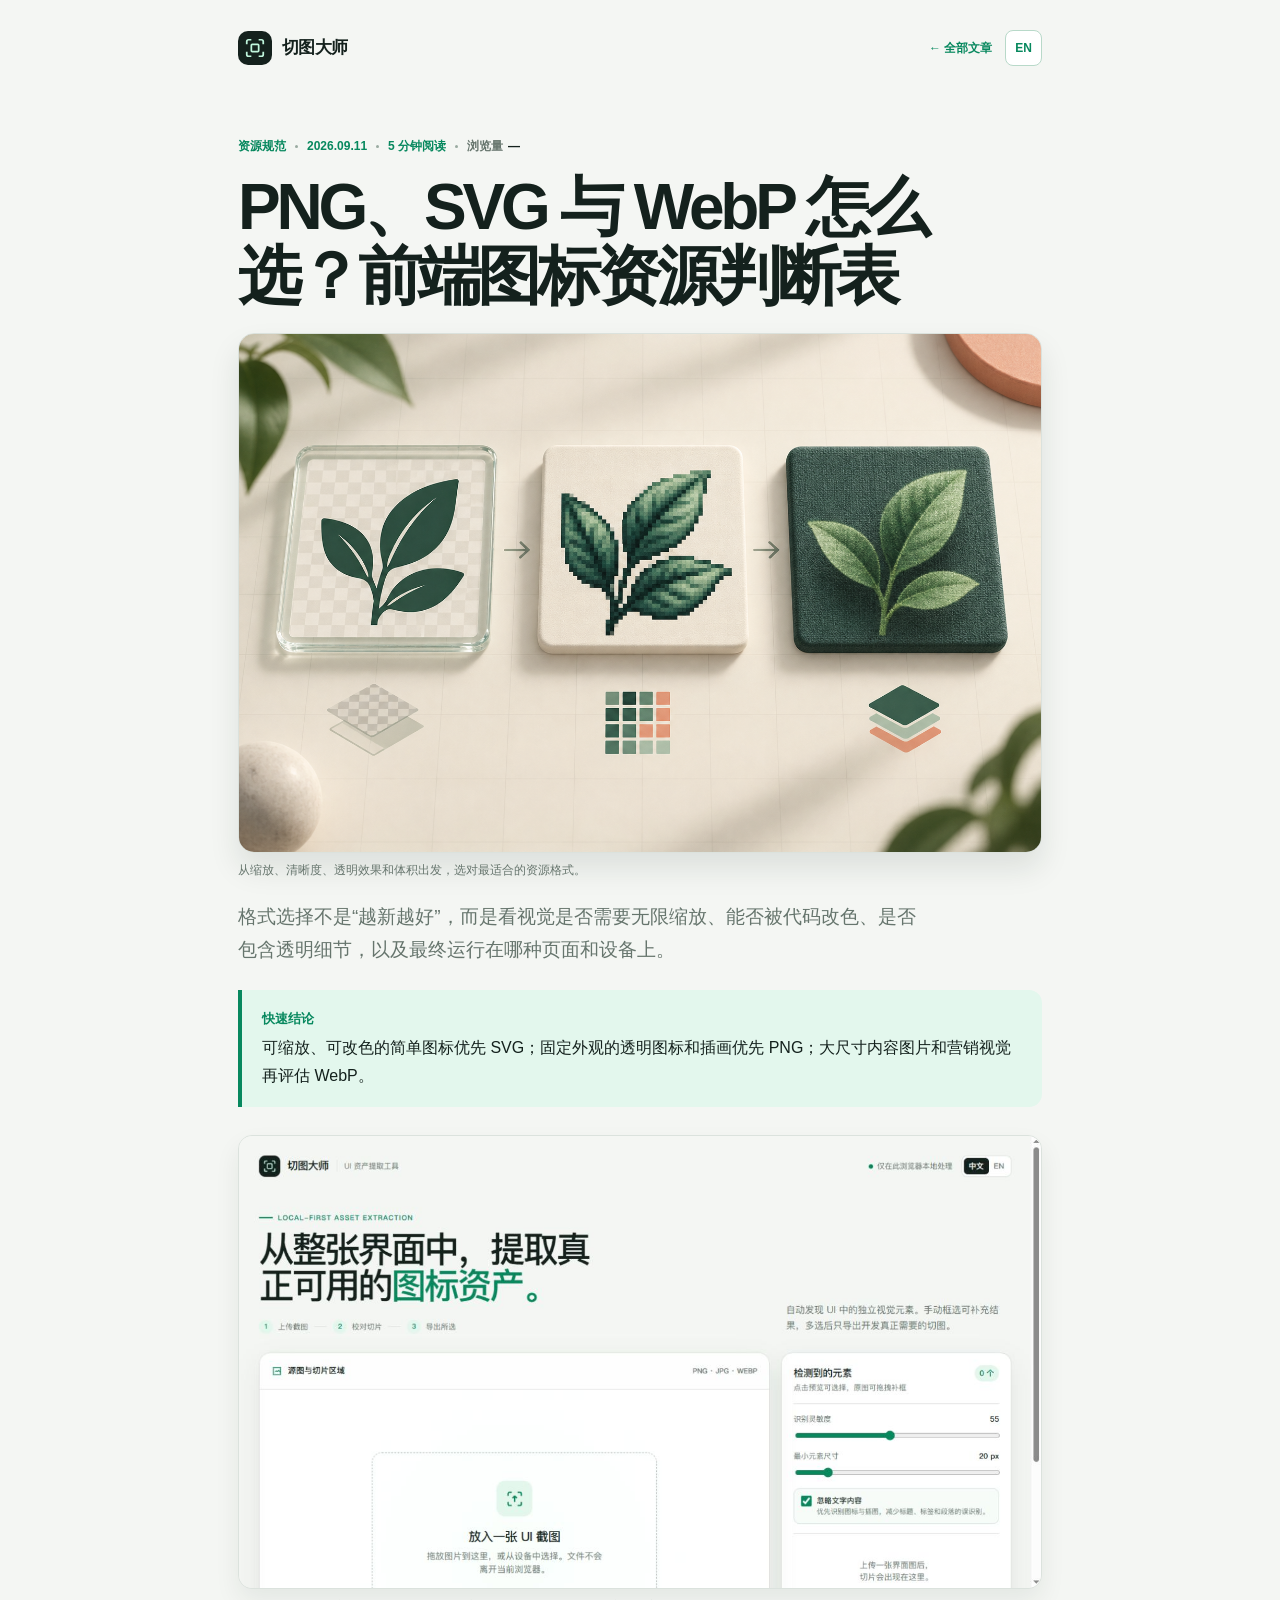
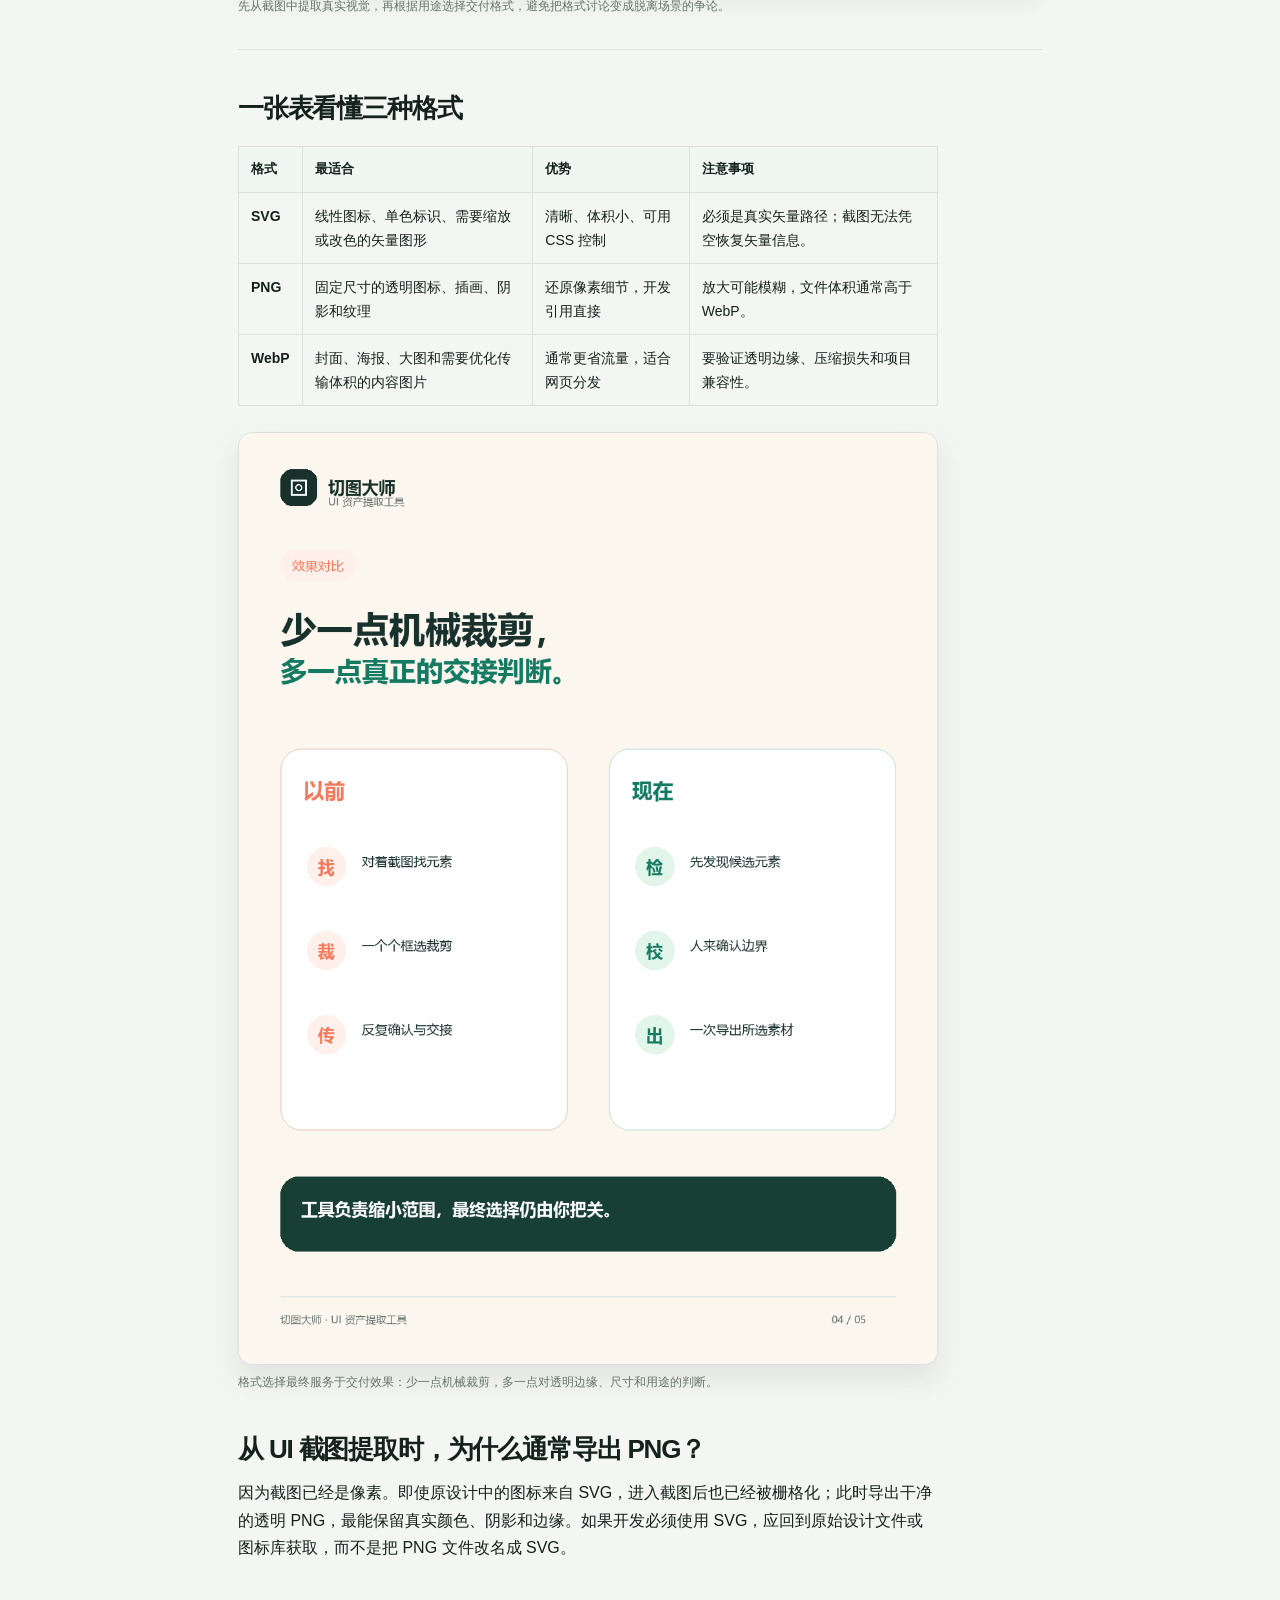
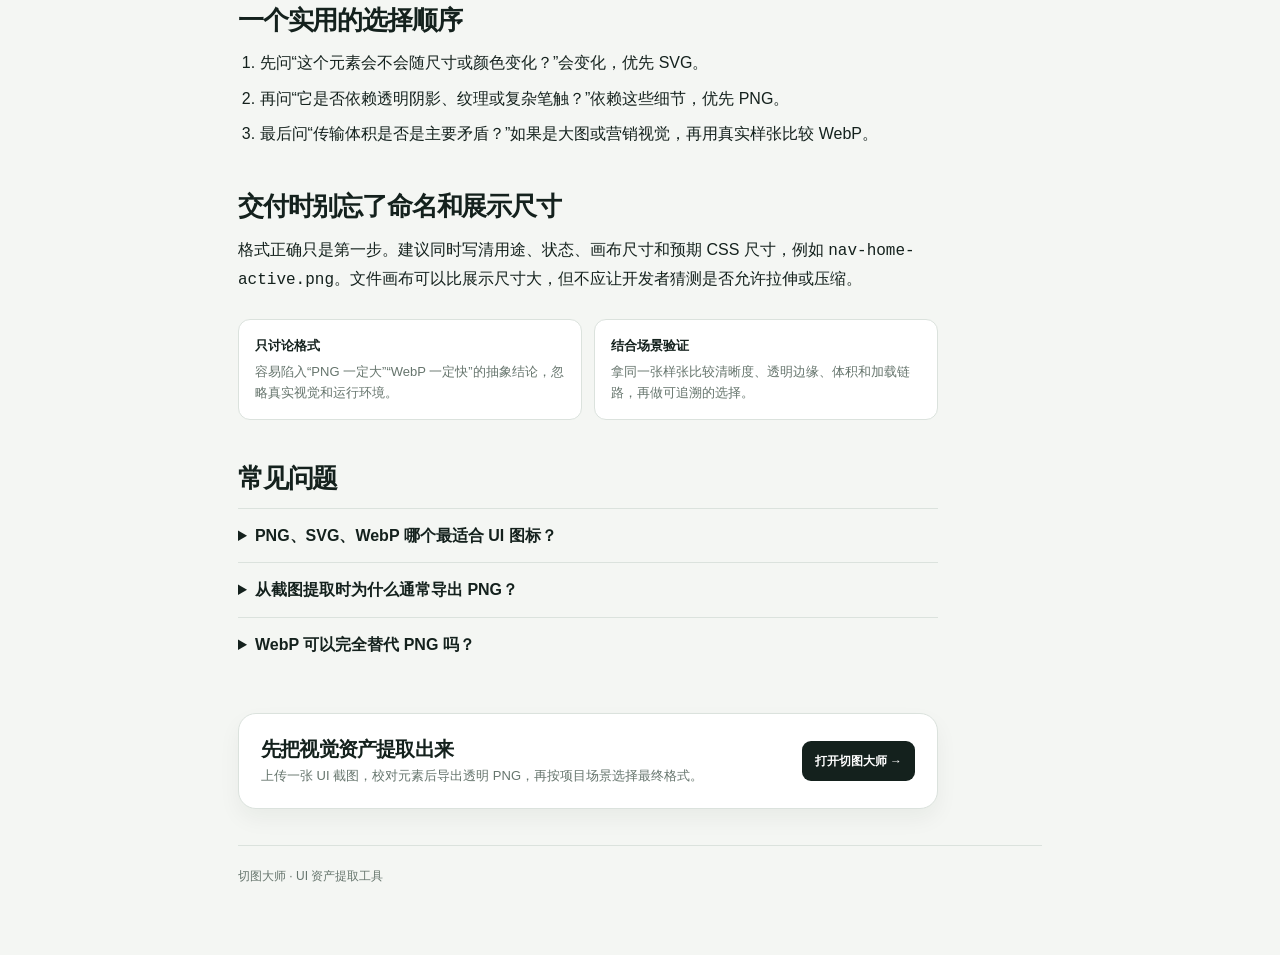
<file: articles/png-svg-webp/index.html>
<!doctype html>
<html lang="zh-CN">
<head>
  <meta charset="utf-8"><meta name="viewport" content="width=device-width,initial-scale=1,viewport-fit=cover">
  <title>PNG、SVG 与 WebP 怎么选？前端图标资源判断表｜切图大师</title>
  <meta name="description" content="PNG、SVG、WebP 不是谁替代谁：本文用一张判断表解释前端图标和插画的格式选择，并说明从 UI 截图提取时为什么通常导出透明 PNG。"><meta name="keywords" content="PNG SVG WebP区别,前端图标格式,透明PNG,UI资源规范,切图大师"><meta name="author" content="切图大师"><meta name="robots" content="index,follow,max-image-preview:large"><meta name="theme-color" content="#14211d">
  <link rel="canonical" href="https://www.slicemaster.com.cn/articles/png-svg-webp/"><link rel="alternate" hreflang="zh-CN" href="https://www.slicemaster.com.cn/articles/png-svg-webp/"><link rel="alternate" hreflang="en" href="https://www.slicemaster.com.cn/en/articles/png-svg-webp/"><link rel="alternate" hreflang="x-default" href="https://www.slicemaster.com.cn/articles/png-svg-webp/"><link rel="icon" type="image/svg+xml" href="/favicon.svg?v=2"><link rel="stylesheet" href="/articles/styles.css">
  <meta property="og:type" content="article"><meta property="og:site_name" content="切图大师 · Slice Master"><meta property="og:title" content="PNG、SVG 与 WebP 怎么选？前端图标资源判断表"><meta property="og:description" content="按缩放、改色、透明细节和体积要求选择 UI 资源格式。"><meta property="og:url" content="https://www.slicemaster.com.cn/articles/png-svg-webp/"><meta property="og:image" content="https://www.slicemaster.com.cn/assets/tool-workbench.png"><meta property="article:published_time" content="2026-09-11"><meta property="article:modified_time" content="2026-09-11">
  <script type="application/ld+json">{"@context":"https://schema.org","@type":"BlogPosting","headline":"PNG、SVG 与 WebP 怎么选？前端图标资源判断表","description":"用一张判断表解释前端图标和插画的格式选择，并说明从 UI 截图提取时为什么通常导出透明 PNG。","datePublished":"2026-09-11","dateModified":"2026-09-11","inLanguage":"zh-CN","articleSection":"资源规范","keywords":["PNG","SVG","WebP","前端图标格式","透明PNG"],"image":"https://www.slicemaster.com.cn/assets/tool-workbench.png","mainEntityOfPage":"https://www.slicemaster.com.cn/articles/png-svg-webp/","author":{"@type":"Organization","name":"切图大师"},"publisher":{"@type":"Organization","name":"切图大师","url":"https://www.slicemaster.com.cn/"}}</script>
  <script type="application/ld+json">{"@context":"https://schema.org","@type":"FAQPage","mainEntity":[{"@type":"Question","name":"PNG、SVG、WebP 哪个最适合 UI 图标？","acceptedAnswer":{"@type":"Answer","text":"简单、可缩放、需要代码改色的图标优先 SVG；固定外观且需要透明细节的图标优先 PNG；大尺寸内容图片和营销视觉可优先评估 WebP。"}},{"@type":"Question","name":"从 UI 截图提取图标时为什么通常导出 PNG？","acceptedAnswer":{"@type":"Answer","text":"截图是像素数据，提取结果是位图。透明 PNG 能保留截图中的颜色、阴影和细节；SVG 需要从原始设计文件或图标库获取。"}},{"@type":"Question","name":"WebP 可以完全替代 PNG 吗？","acceptedAnswer":{"@type":"Answer","text":"不能。WebP 更适合体积优化，是否使用要结合透明边缘、压缩损失、浏览器兼容和项目管线实际验证。"}}]}</script>
  <script src="/articles/article-metrics.js" defer></script>
</head>
<body><main class="page">
  <header class="topbar"><a class="brand" href="/"><span class="logo" aria-hidden="true"><svg viewBox="0 0 24 24" fill="none" stroke="currentColor" stroke-width="1.9"><path d="M8 3H5a2 2 0 0 0-2 2v3M16 3h3a2 2 0 0 1 2 2v3M21 16v3a2 2 0 0 1-2 2h-3M3 16v3a2 2 0 0 0 2 2h3"/><rect x="8" y="8" width="8" height="8" rx="1"/></svg></span>切图大师</a><div class="article-actions"><a class="back" href="/articles/">← 全部文章</a><a class="language-link" href="/en/articles/png-svg-webp/" hreflang="en" lang="en" aria-label="Read this article in English">EN</a></div></header>
  <article class="article"><div class="meta"><span>资源规范</span><span class="dot"></span><time datetime="2026-09-11">2026.09.11</time><span class="dot"></span><span>5 分钟阅读</span></div><h1>PNG、SVG 与 WebP 怎么选？前端图标资源判断表</h1><p class="lead">格式选择不是“越新越好”，而是看视觉是否需要无限缩放、能否被代码改色、是否包含透明细节，以及最终运行在哪种页面和设备上。</p><div class="answer"><strong>快速结论</strong><p>可缩放、可改色的简单图标优先 SVG；固定外观的透明图标和插画优先 PNG；大尺寸内容图片和营销视觉再评估 WebP。</p></div><figure class="evidence"><img src="/assets/tool-workbench.png" alt="切图大师工作台中显示 PNG、JPG、WebP 支持与 UI 资产检测区域"><figcaption>先从截图中提取真实视觉，再根据用途选择交付格式，避免把格式讨论变成脱离场景的争论。</figcaption></figure><hr class="rule"><div class="content">
    <h2>一张表看懂三种格式</h2><table class="data-table"><thead><tr><th>格式</th><th>最适合</th><th>优势</th><th>注意事项</th></tr></thead><tbody><tr><td>SVG</td><td>线性图标、单色标识、需要缩放或改色的矢量图形</td><td>清晰、体积小、可用 CSS 控制</td><td>必须是真实矢量路径；截图无法凭空恢复矢量信息。</td></tr><tr><td>PNG</td><td>固定尺寸的透明图标、插画、阴影和纹理</td><td>还原像素细节，开发引用直接</td><td>放大可能模糊，文件体积通常高于 WebP。</td></tr><tr><td>WebP</td><td>封面、海报、大图和需要优化传输体积的内容图片</td><td>通常更省流量，适合网页分发</td><td>要验证透明边缘、压缩损失和项目兼容性。</td></tr></tbody></table><figure class="evidence marketing-visual"><img loading="lazy" src="/assets/marketing-format-compare.png" alt="切图大师营销卡片：机械裁剪与真实交接判断的效果对比"><figcaption>格式选择最终服务于交付效果：少一点机械裁剪，多一点对透明边缘、尺寸和用途的判断。</figcaption></figure>
    <h2>从 UI 截图提取时，为什么通常导出 PNG？</h2><p>因为截图已经是像素。即使原设计中的图标来自 SVG，进入截图后也已经被栅格化；此时导出干净的透明 PNG，最能保留真实颜色、阴影和边缘。如果开发必须使用 SVG，应回到原始设计文件或图标库获取，而不是把 PNG 文件改名成 SVG。</p>
    <h2>一个实用的选择顺序</h2><ol><li>先问“这个元素会不会随尺寸或颜色变化？”会变化，优先 SVG。</li><li>再问“它是否依赖透明阴影、纹理或复杂笔触？”依赖这些细节，优先 PNG。</li><li>最后问“传输体积是否是主要矛盾？”如果是大图或营销视觉，再用真实样张比较 WebP。</li></ol>
    <h2>交付时别忘了命名和展示尺寸</h2><p>格式正确只是第一步。建议同时写清用途、状态、画布尺寸和预期 CSS 尺寸，例如 <code>nav-home-active.png</code>。文件画布可以比展示尺寸大，但不应让开发者猜测是否允许拉伸或压缩。</p><div class="compare"><div><strong>只讨论格式</strong><p>容易陷入“PNG 一定大”“WebP 一定快”的抽象结论，忽略真实视觉和运行环境。</p></div><div><strong>结合场景验证</strong><p>拿同一张样张比较清晰度、透明边缘、体积和加载链路，再做可追溯的选择。</p></div></div>
    <section class="faq"><h2>常见问题</h2><details><summary>PNG、SVG、WebP 哪个最适合 UI 图标？</summary><p>简单可缩放图标优先 SVG；固定透明细节优先 PNG；大图和营销视觉再评估 WebP。</p></details><details><summary>从截图提取时为什么通常导出 PNG？</summary><p>截图是像素数据，透明 PNG 能保留真实颜色、阴影和边缘。</p></details><details><summary>WebP 可以完全替代 PNG 吗？</summary><p>不能，需结合透明边缘、压缩损失、兼容性和项目管线验证。</p></details></section>
    <div class="cta"><div><h2>先把视觉资产提取出来</h2><p>上传一张 UI 截图，校对元素后导出透明 PNG，再按项目场景选择最终格式。</p></div><a href="/">打开切图大师 →</a></div>
  </div></article><footer class="footer">切图大师 · UI 资产提取工具</footer>
</main><script type="module" src="https://static.cloudflareinsights.com/beacon.min.js" data-cf-beacon='{"token": "0ecc2d96ddf94bfcadf8efe1738b34bf"}'></script></body></html>
</file>
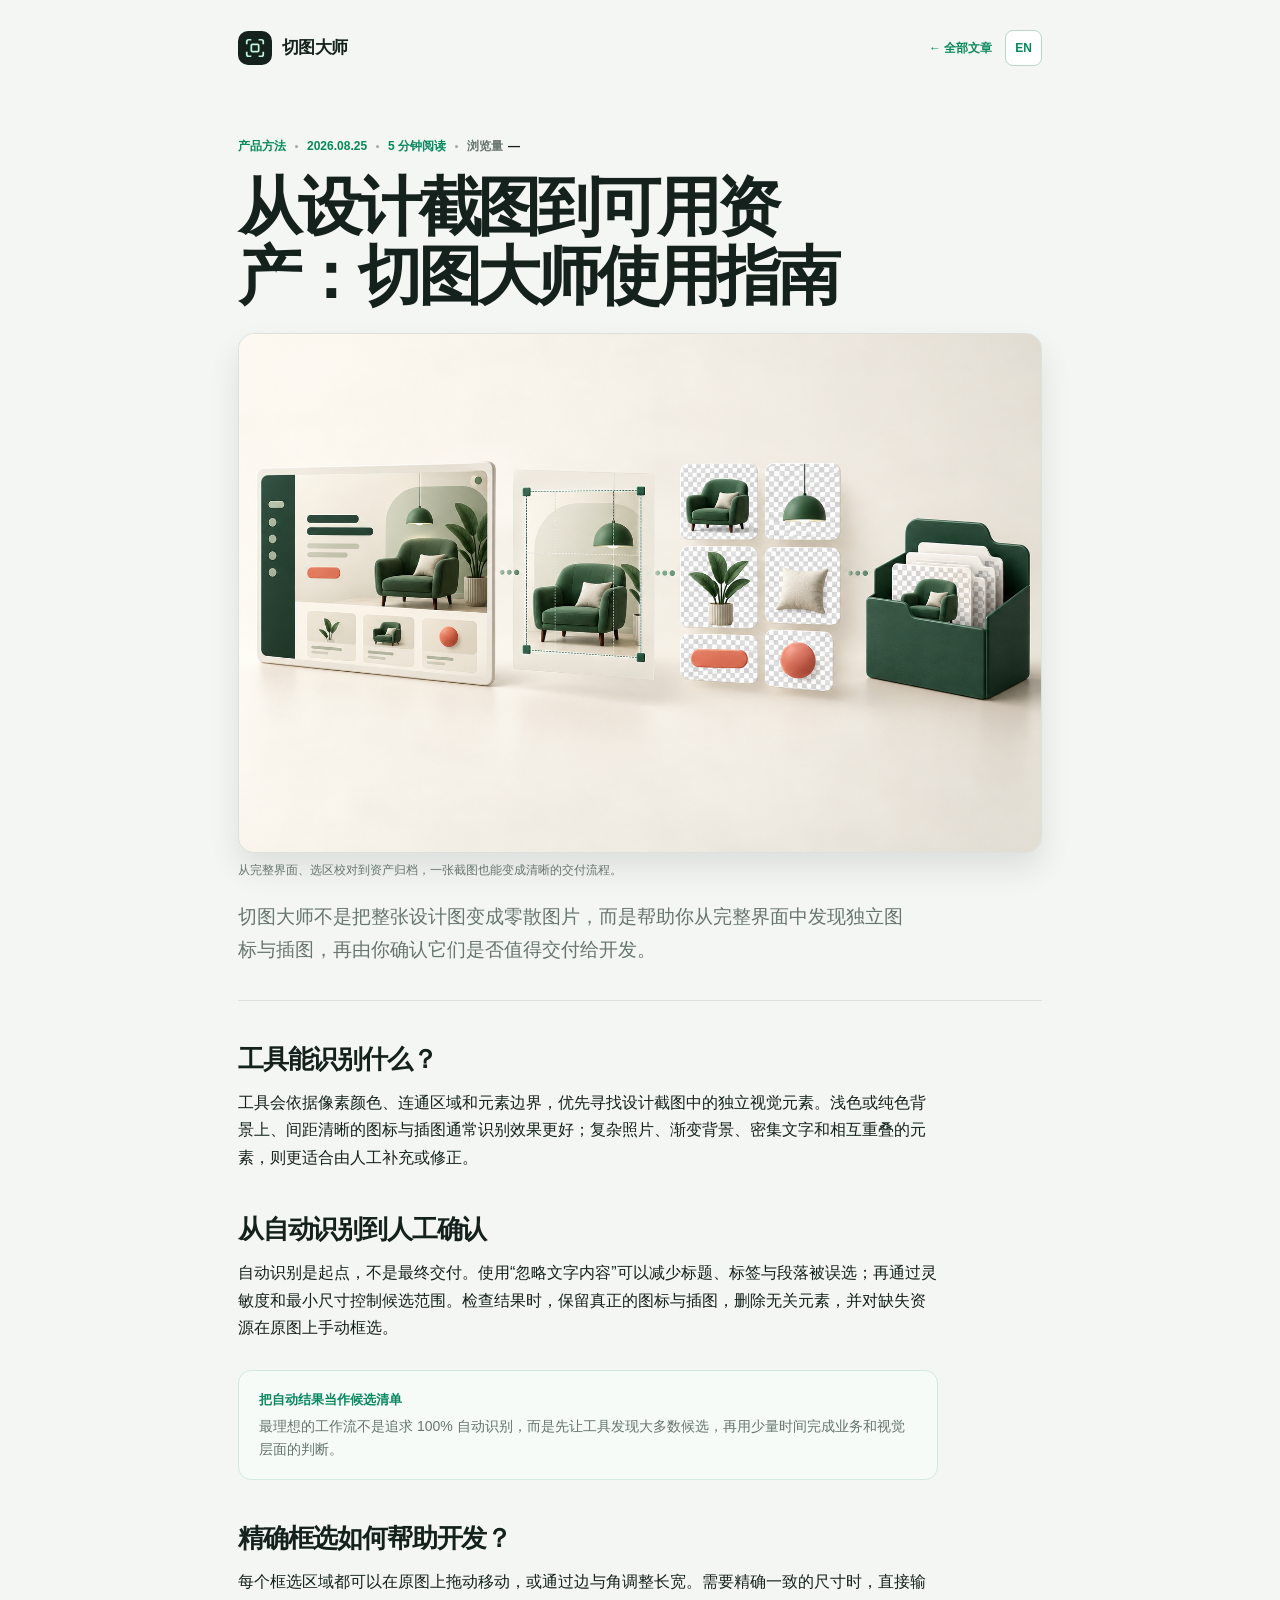
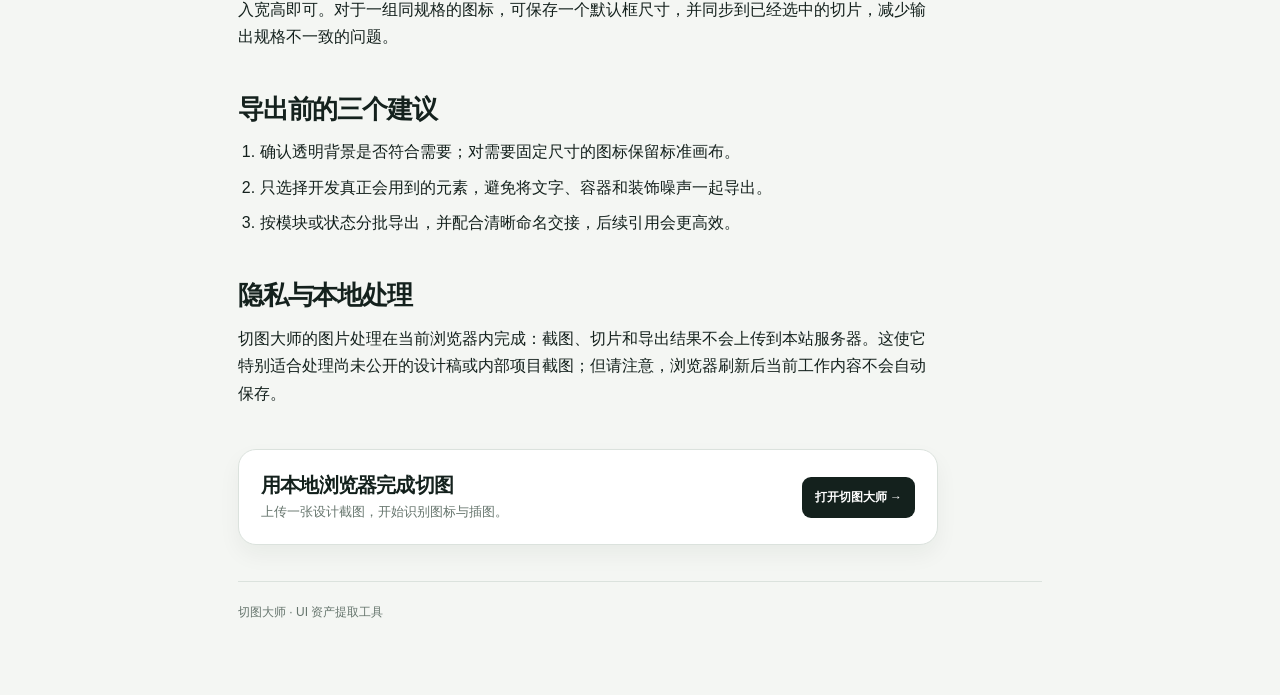
<file: articles/ui-screenshot-to-assets/index.html>
<!doctype html>
<html lang="zh-CN">
<head>
  <meta charset="utf-8"><meta name="viewport" content="width=device-width,initial-scale=1,viewport-fit=cover">
  <title>从设计截图到可用资产：切图大师使用指南｜切图大师</title>
  <meta name="description" content="了解切图大师的识别边界、人工校对、精确框选与透明 PNG 导出方式，从设计截图获得可用 UI 资产。">
  <meta name="robots" content="index,follow,max-image-preview:large"><meta name="theme-color" content="#14211d"><link rel="canonical" href="https://www.slicemaster.com.cn/articles/ui-screenshot-to-assets/"><link rel="alternate" hreflang="zh-CN" href="https://www.slicemaster.com.cn/articles/ui-screenshot-to-assets/"><link rel="alternate" hreflang="en" href="https://www.slicemaster.com.cn/en/articles/ui-screenshot-to-assets/"><link rel="alternate" hreflang="x-default" href="https://www.slicemaster.com.cn/articles/ui-screenshot-to-assets/"><link rel="icon" type="image/svg+xml" href="/favicon.svg?v=2"><link rel="stylesheet" href="/articles/styles.css">
  <meta property="og:type" content="article"><meta property="og:site_name" content="切图大师 · Slice Master"><meta property="og:title" content="从设计截图到可用资产：切图大师使用指南"><meta property="og:description" content="理解切图大师的识别边界、校对方式与透明 PNG 导出。"><meta property="og:url" content="https://www.slicemaster.com.cn/articles/ui-screenshot-to-assets/"><meta property="article:published_time" content="2026-08-25">
  <script type="application/ld+json">{"@context":"https://schema.org","@type":"BlogPosting","headline":"从设计截图到可用资产：切图大师使用指南","description":"了解切图大师的识别边界、人工校对、精确框选与透明 PNG 导出方式，从设计截图获得可用 UI 资产。","datePublished":"2026-08-25","dateModified":"2026-08-25","inLanguage":"zh-CN","mainEntityOfPage":"https://www.slicemaster.com.cn/articles/ui-screenshot-to-assets/","publisher":{"@type":"Organization","name":"切图大师"}}</script>
  <script src="/articles/article-metrics.js" defer></script>
</head>
<body><main class="page">
  <header class="topbar"><a class="brand" href="/"><span class="logo" aria-hidden="true"><svg viewBox="0 0 24 24" fill="none" stroke="currentColor" stroke-width="1.9"><path d="M8 3H5a2 2 0 0 0-2 2v3M16 3h3a2 2 0 0 1 2 2v3M21 16v3a2 2 0 0 1-2 2h-3M3 16v3a2 2 0 0 0 2 2h3"/><rect x="8" y="8" width="8" height="8" rx="1"/></svg></span>切图大师</a><div class="article-actions"><a class="back" href="/articles/">← 全部文章</a><a class="language-link" href="/en/articles/ui-screenshot-to-assets/" hreflang="en" lang="en" aria-label="Read this article in English">EN</a></div></header>
  <article class="article"><div class="meta"><span>产品方法</span><span class="dot"></span><time datetime="2026-08-25">2026.08.25</time><span class="dot"></span><span>5 分钟阅读</span></div><h1>从设计截图到可用资产：切图大师使用指南</h1><p class="lead">切图大师不是把整张设计图变成零散图片，而是帮助你从完整界面中发现独立图标与插图，再由你确认它们是否值得交付给开发。</p><hr class="rule"><div class="content">
    <h2>工具能识别什么？</h2><p>工具会依据像素颜色、连通区域和元素边界，优先寻找设计截图中的独立视觉元素。浅色或纯色背景上、间距清晰的图标与插图通常识别效果更好；复杂照片、渐变背景、密集文字和相互重叠的元素，则更适合由人工补充或修正。</p>
    <h2>从自动识别到人工确认</h2><p>自动识别是起点，不是最终交付。使用“忽略文字内容”可以减少标题、标签与段落被误选；再通过灵敏度和最小尺寸控制候选范围。检查结果时，保留真正的图标与插图，删除无关元素，并对缺失资源在原图上手动框选。</p><div class="note"><strong>把自动结果当作候选清单</strong><p>最理想的工作流不是追求 100% 自动识别，而是先让工具发现大多数候选，再用少量时间完成业务和视觉层面的判断。</p></div>
    <h2>精确框选如何帮助开发？</h2><p>每个框选区域都可以在原图上拖动移动，或通过边与角调整长宽。需要精确一致的尺寸时，直接输入宽高即可。对于一组同规格的图标，可保存一个默认框尺寸，并同步到已经选中的切片，减少输出规格不一致的问题。</p>
    <h2>导出前的三个建议</h2><ol><li>确认透明背景是否符合需要；对需要固定尺寸的图标保留标准画布。</li><li>只选择开发真正会用到的元素，避免将文字、容器和装饰噪声一起导出。</li><li>按模块或状态分批导出，并配合清晰命名交接，后续引用会更高效。</li></ol>
    <h2>隐私与本地处理</h2><p>切图大师的图片处理在当前浏览器内完成：截图、切片和导出结果不会上传到本站服务器。这使它特别适合处理尚未公开的设计稿或内部项目截图；但请注意，浏览器刷新后当前工作内容不会自动保存。</p>
    <div class="cta"><div><h2>用本地浏览器完成切图</h2><p>上传一张设计截图，开始识别图标与插图。</p></div><a href="/">打开切图大师 →</a></div>
  </div></article><footer class="footer">切图大师 · UI 资产提取工具</footer>
</main><script type="module" src="https://static.cloudflareinsights.com/beacon.min.js" data-cf-beacon='{"token": "0ecc2d96ddf94bfcadf8efe1738b34bf"}'></script></body></html>
</file>
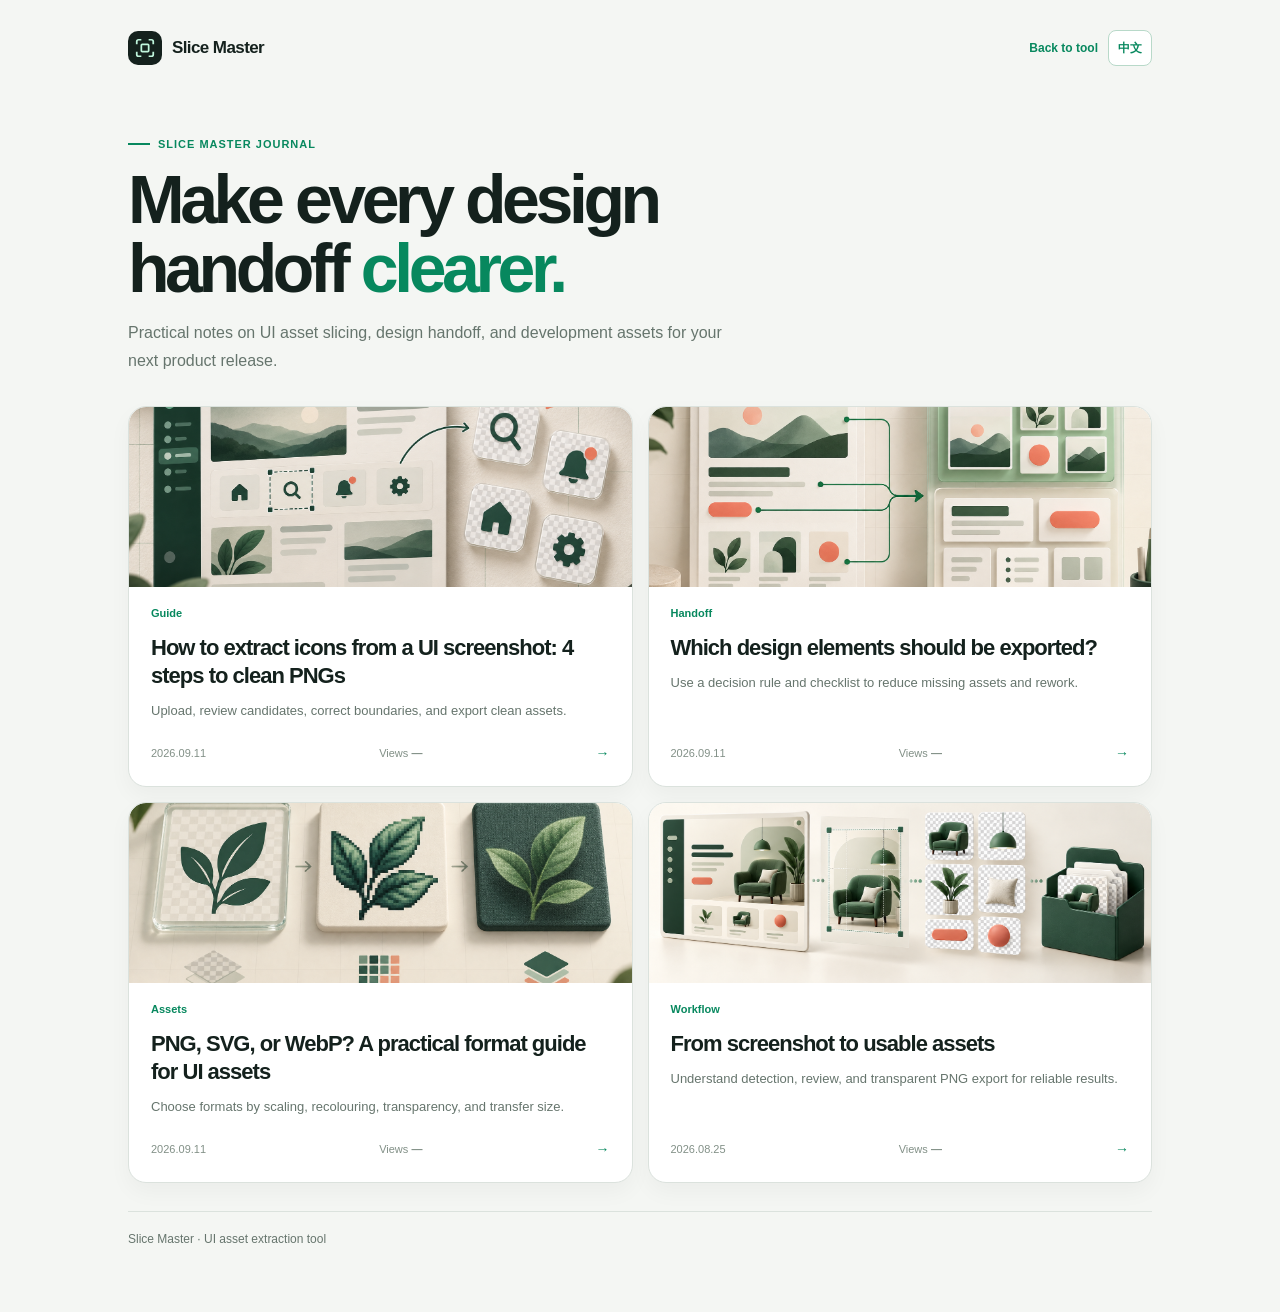
<file: en/articles/index.html>
<!doctype html>
<html lang="en">
<head>
  <meta charset="utf-8">
  <meta name="viewport" content="width=device-width,initial-scale=1,viewport-fit=cover">
  <title>Journal | Slice Master</title>
  <meta name="description" content="Slice Master articles on UI icon extraction, design handoff, image assets, and practical developer-ready exports.">
  <meta name="robots" content="index,follow,max-image-preview:large">
  <meta name="theme-color" content="#14211d">
  <link rel="canonical" href="https://www.slicemaster.com.cn/en/articles/">
  <link rel="alternate" hreflang="zh-CN" href="https://www.slicemaster.com.cn/articles/">
  <link rel="alternate" hreflang="en" href="https://www.slicemaster.com.cn/en/articles/">
  <link rel="alternate" hreflang="x-default" href="https://www.slicemaster.com.cn/articles/">
  <link rel="icon" type="image/svg+xml" href="/favicon.svg?v=2">
  <link rel="manifest" href="/site.webmanifest">
  <meta property="og:type" content="website"><meta property="og:site_name" content="Slice Master"><meta property="og:title" content="Journal | Slice Master"><meta property="og:description" content="Practical notes on UI asset slicing, design handoff, and developer-ready image assets."><meta property="og:url" content="https://www.slicemaster.com.cn/en/articles/">
  <script type="application/ld+json">{"@context":"https://schema.org","@type":"Blog","name":"Slice Master Journal","url":"https://www.slicemaster.com.cn/en/articles/","inLanguage":"en","description":"Articles about UI icon extraction, design handoff and development-ready assets."}</script>
  <style>
    :root{--ink:#14211d;--sub:#66756d;--bg:#f4f6f3;--surface:#fff;--line:#dbe2dd;--green:#07885e;--green-soft:#e3f7ed;--radius:18px;--shadow:0 18px 42px rgba(19,36,29,.08)}*{box-sizing:border-box}html{background:var(--bg)}body{margin:0;color:var(--ink);font:14px/1.5 Inter,Arial,sans-serif}a{color:inherit}.page{max-width:1080px;margin:0 auto;padding:24px 28px 64px}.topbar{height:48px;display:flex;align-items:center;justify-content:space-between;gap:18px}.brand,.tools{display:flex;align-items:center;gap:10px}.logo{width:34px;height:34px;border-radius:10px;background:var(--ink);display:grid;place-items:center;color:#bff5dc}.logo svg{width:22px;height:22px}.brand-name{font-weight:800;font-size:17px;letter-spacing:-.035em}.back,.language-link{color:var(--green);font-size:12px;font-weight:800;text-decoration:none}.back:hover{text-decoration:underline;text-underline-offset:3px}.language-link{display:inline-flex;align-items:center;min-height:36px;padding:0 9px;border:1px solid #b8d9c9;border-radius:8px;background:var(--surface);transition:background-color .16s ease-out,color .16s ease-out}.language-link:hover{background:var(--green-soft);color:#056d4b}.back:focus-visible,.language-link:focus-visible,.post:focus-visible{outline:3px solid rgba(7,136,94,.25);outline-offset:3px}.hero{padding:64px 0 32px;max-width:760px}.kicker{display:flex;align-items:center;gap:8px;color:var(--green);font-size:11px;font-weight:800;letter-spacing:.09em}.kicker:before{content:"";width:22px;height:2px;background:currentColor}.hero h1{margin:12px 0 0;font-size:clamp(38px,6vw,68px);line-height:1.02;letter-spacing:-.065em;text-wrap:balance}.hero h1 em{font-style:normal;color:var(--green)}.hero p{margin:16px 0 0;max-width:610px;color:var(--sub);font-size:16px;line-height:1.72;text-wrap:pretty}.posts{display:grid;grid-template-columns:repeat(2,minmax(0,1fr));gap:15px}.post{display:flex;flex-direction:column;min-height:258px;padding:22px;border:1px solid var(--line);border-radius:var(--radius);background:var(--surface);box-shadow:0 9px 22px rgba(19,36,29,.04);text-decoration:none;transition:border-color .16s ease-out,box-shadow .16s ease-out,transform .16s ease-out}.post:hover{border-color:#92b5a4;box-shadow:var(--shadow)}.post:active,.language-link:active{transform:scale(.96)}.post-type{color:var(--green);font-size:11px;font-weight:800}.post h2{margin:12px 0 0;font-size:22px;line-height:1.28;letter-spacing:-.045em}.post p{margin:10px 0 0;color:var(--sub);font-size:13px;line-height:1.7}.post-meta{display:flex;justify-content:space-between;align-items:center;gap:8px;margin-top:auto;padding-top:21px;color:#829087;font-size:11px;font-variant-numeric:tabular-nums}.post-meta b{color:var(--green);font-size:14px}.footer{margin-top:28px;padding-top:18px;border-top:1px solid var(--line);color:var(--sub);font-size:12px}@media(max-width:620px){.page{padding:18px 16px 40px}.topbar{height:auto;min-height:48px;align-items:flex-start}.hero{padding:48px 0 27px}.hero h1{font-size:44px}.posts{grid-template-columns:1fr}.post{min-height:222px;padding:19px}.tools{gap:8px}.back{min-height:36px;display:inline-flex;align-items:center}.language-link{min-width:44px;justify-content:center}}
  </style>
  <style>
    /* Article covers stay inside the card even when the source artwork is large. */
    .post{overflow:hidden}
    .post-cover{display:block;overflow:hidden;width:calc(100% + 44px);margin:-22px -22px 18px;border-radius:17px 17px 0 0;background:#eff5f1}
    .post-cover img{display:block;width:100%;max-width:100%;height:180px;object-fit:cover;object-position:center}
    @media(max-width:620px){.post-cover{width:calc(100% + 38px);margin:-19px -19px 16px}.post-cover img{height:160px}}
  </style>
</head>
<body>
  <main class="page">
    <header class="topbar"><div class="brand"><span class="logo" aria-hidden="true"><svg viewBox="0 0 24 24" fill="none" stroke="currentColor" stroke-width="1.9"><path d="M8 3H5a2 2 0 0 0-2 2v3M16 3h3a2 2 0 0 1 2 2v3M21 16v3a2 2 0 0 1-2 2h-3M3 16v3a2 2 0 0 0 2 2h3"/><rect x="8" y="8" width="8" height="8" rx="1"/></svg></span><span class="brand-name">Slice Master</span></div><div class="tools"><a class="back" href="/">Back to tool</a><a class="language-link" href="/articles/" hreflang="zh-CN" lang="zh-CN" aria-label="阅读中文文章">中文</a></div></header>
    <section class="hero"><span class="kicker">SLICE MASTER JOURNAL</span><h1>Make every design handoff <em>clearer.</em></h1><p>Practical notes on UI asset slicing, design handoff, and development assets for your next product release.</p></section>
    <section class="posts" aria-label="Articles">
      <a class="post" href="/en/articles/how-to-extract-icons/"><span class="post-cover"><img src="/assets/marketing-review-flow.png" alt="Cover for extracting icons from a UI screenshot"></span><span class="post-type">Guide</span><h2>How to extract icons from a UI screenshot: 4 steps to clean PNGs</h2><p>Upload, review candidates, correct boundaries, and export clean assets.</p><span class="post-meta"><time datetime="2026-09-11">2026.09.11</time><span class="post-views" data-article-views="how-to-extract-icons" data-view-mode="lookup">Views <strong data-view-count>—</strong></span><b aria-hidden="true">→</b></span></a>
      <a class="post" href="/en/articles/design-handoff-assets/"><span class="post-cover"><img src="/assets/marketing-handoff-context.png" alt="Cover for choosing design handoff assets"></span><span class="post-type">Handoff</span><h2>Which design elements should be exported?</h2><p>Use a decision rule and checklist to reduce missing assets and rework.</p><span class="post-meta"><time datetime="2026-09-11">2026.09.11</time><span class="post-views" data-article-views="design-handoff-assets" data-view-mode="lookup">Views <strong data-view-count>—</strong></span><b aria-hidden="true">→</b></span></a>
      <a class="post" href="/en/articles/png-svg-webp/"><span class="post-cover"><img src="/assets/marketing-format-compare.png" alt="Cover for the PNG SVG WebP format guide"></span><span class="post-type">Assets</span><h2>PNG, SVG, or WebP? A practical format guide for UI assets</h2><p>Choose formats by scaling, recolouring, transparency, and transfer size.</p><span class="post-meta"><time datetime="2026-09-11">2026.09.11</time><span class="post-views" data-article-views="png-svg-webp" data-view-mode="lookup">Views <strong data-view-count>—</strong></span><b aria-hidden="true">→</b></span></a>
      <a class="post" href="/en/articles/ui-screenshot-to-assets/"><span class="post-cover"><img src="/assets/marketing-abstract-asset.png" alt="Cover for turning a screenshot into usable assets"></span><span class="post-type">Workflow</span><h2>From screenshot to usable assets</h2><p>Understand detection, review, and transparent PNG export for reliable results.</p><span class="post-meta"><time datetime="2026-08-25">2026.08.25</time><span class="post-views" data-article-views="ui-screenshot-to-assets" data-view-mode="lookup">Views <strong data-view-count>—</strong></span><b aria-hidden="true">→</b></span></a>
    </section>
    <footer class="footer">Slice Master · UI asset extraction tool</footer>
  </main>
  <script type="module" src="https://static.cloudflareinsights.com/beacon.min.js" data-cf-beacon='{"token": "0ecc2d96ddf94bfcadf8efe1738b34bf"}'></script>
  <script src="/articles/article-metrics.js" defer></script>
</body>
</html>
</file>
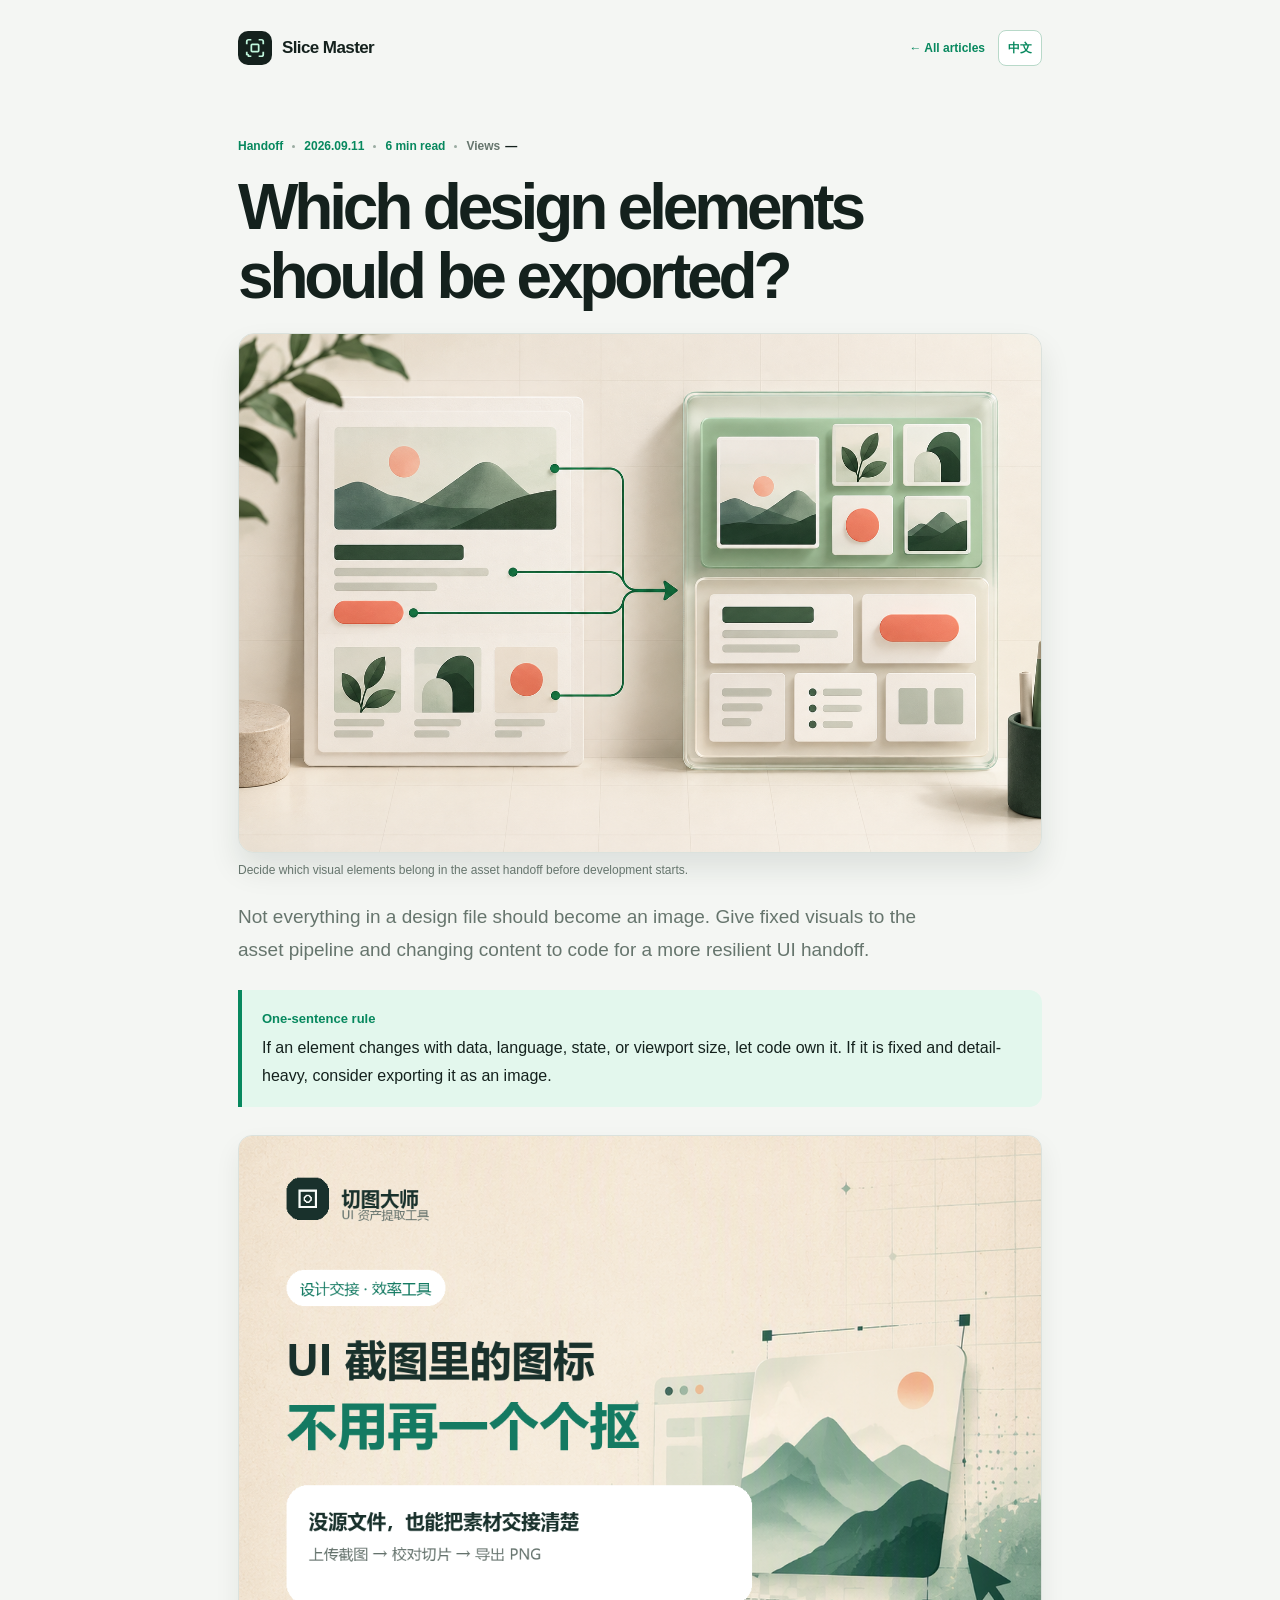
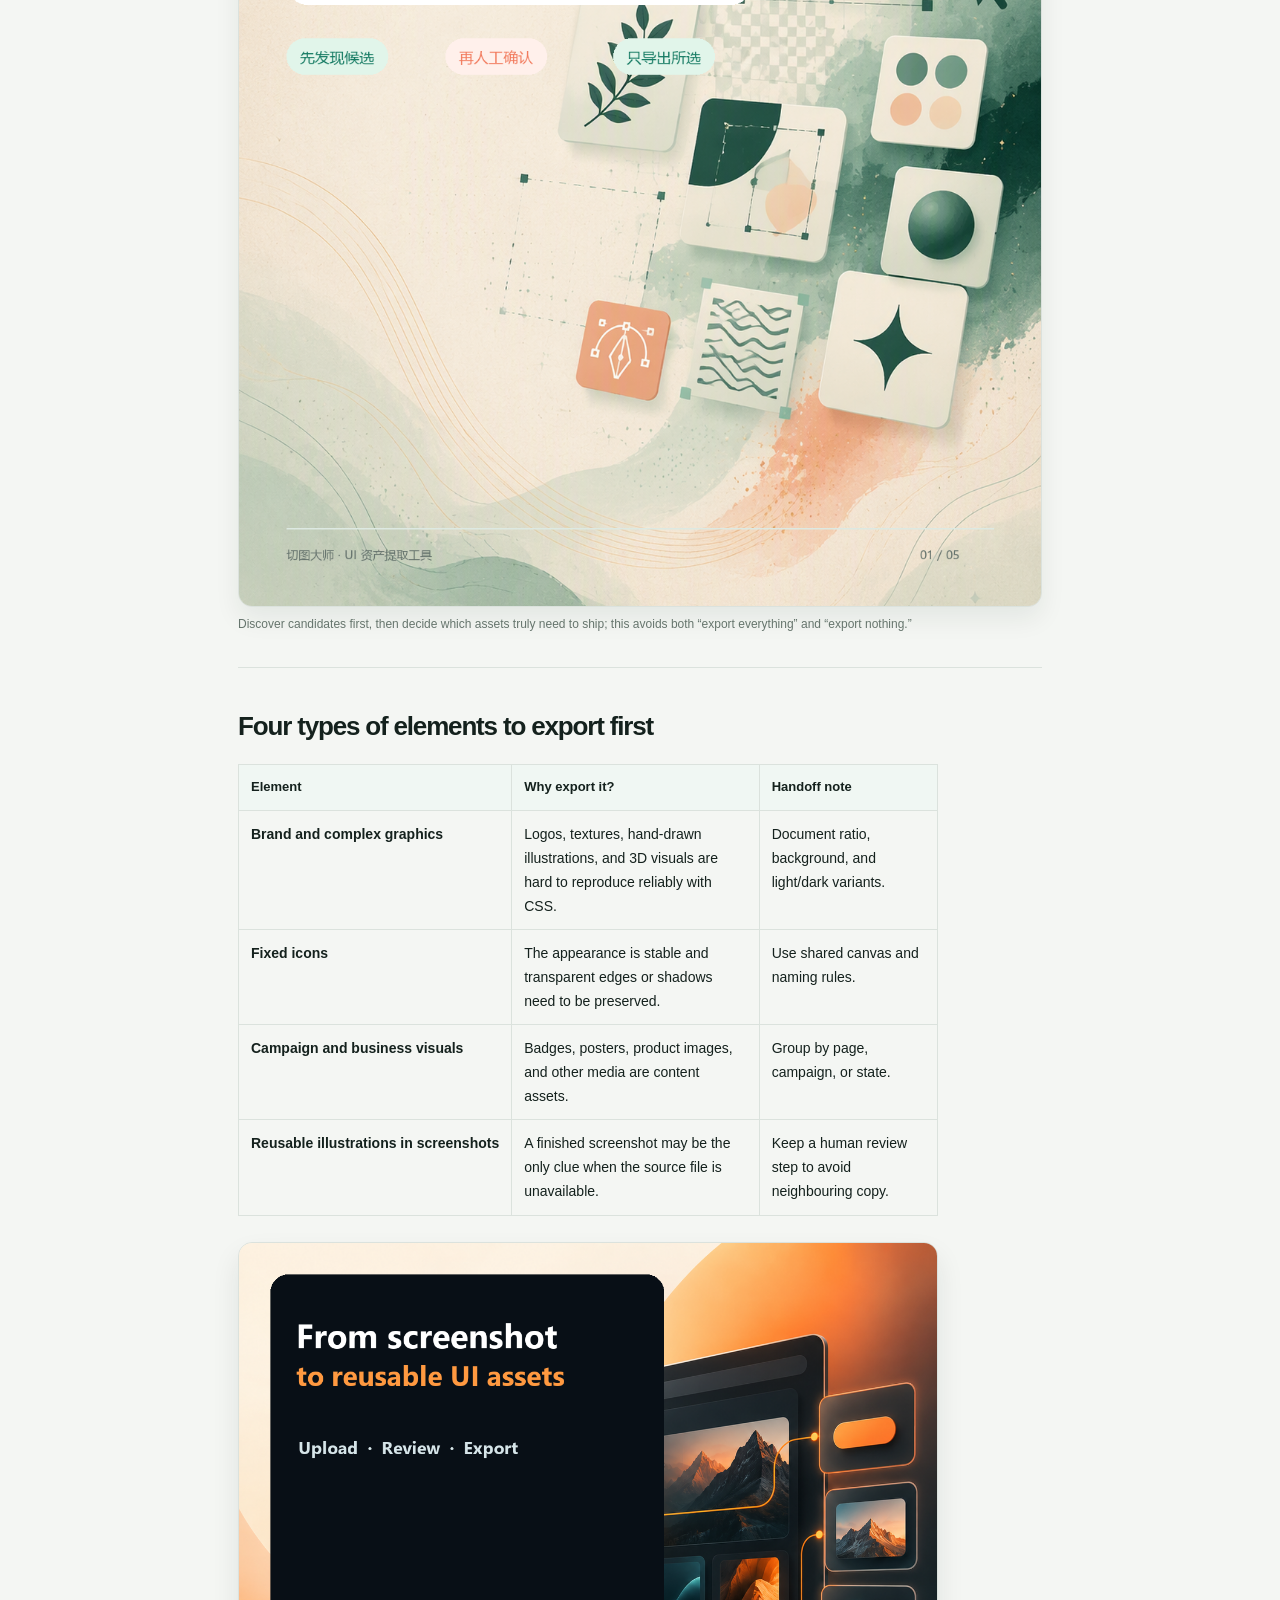
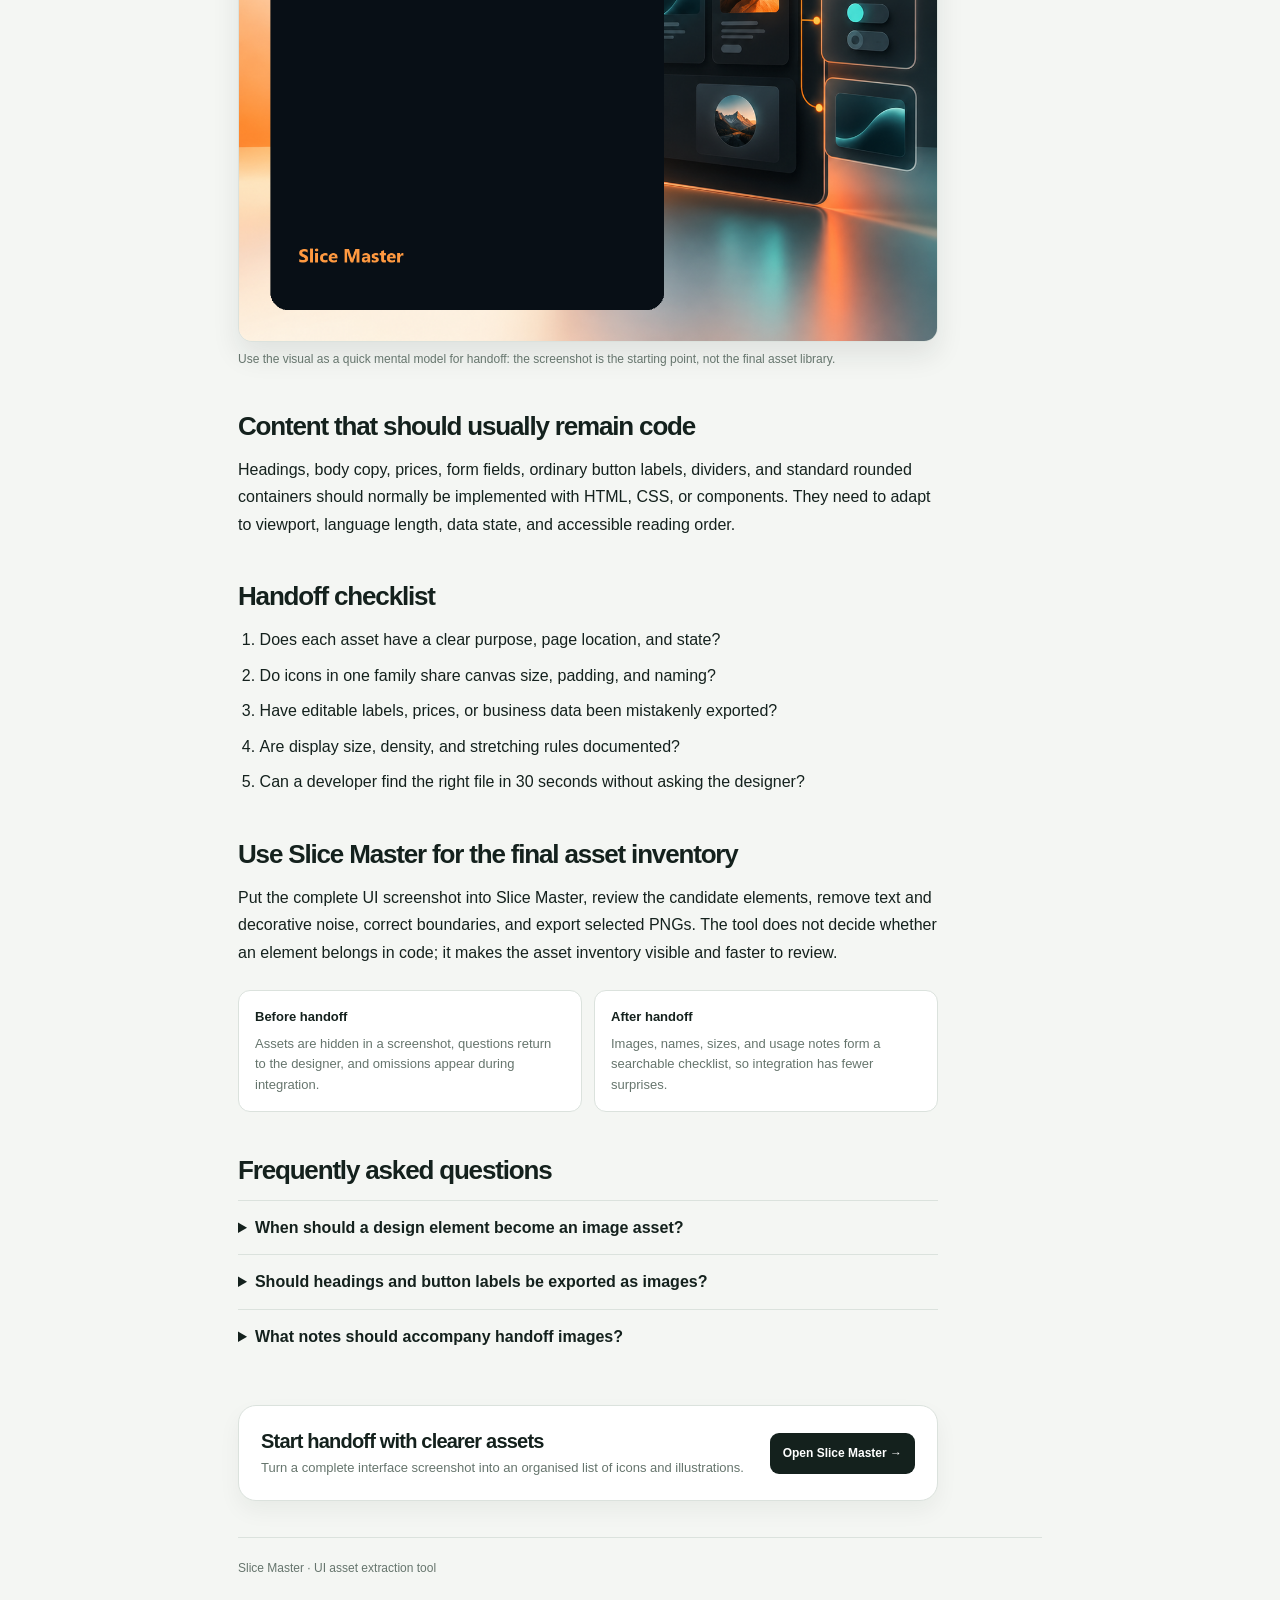
<file: en/articles/design-handoff-assets/index.html>
<!doctype html>
<html lang="en">
<head>
  <meta charset="utf-8"><meta name="viewport" content="width=device-width,initial-scale=1,viewport-fit=cover">
  <title>Which design elements should be exported? A handoff checklist | Slice Master</title>
  <meta name="description" content="Which design elements should become image assets before a developer handoff? Use this decision rule, checklist, comparison, and FAQ to reduce missing assets and rework."><meta name="keywords" content="design handoff checklist,which UI elements to export,UI assets,frontend handoff,Slice Master"><meta name="author" content="Slice Master"><meta name="robots" content="index,follow,max-image-preview:large"><meta name="theme-color" content="#14211d">
  <link rel="canonical" href="https://www.slicemaster.com.cn/en/articles/design-handoff-assets/"><link rel="alternate" hreflang="zh-CN" href="https://www.slicemaster.com.cn/articles/design-handoff-assets/"><link rel="alternate" hreflang="en" href="https://www.slicemaster.com.cn/en/articles/design-handoff-assets/"><link rel="alternate" hreflang="x-default" href="https://www.slicemaster.com.cn/articles/design-handoff-assets/"><link rel="icon" type="image/svg+xml" href="/favicon.svg?v=2"><link rel="stylesheet" href="/articles/styles.css">
  <meta property="og:type" content="article"><meta property="og:site_name" content="Slice Master"><meta property="og:title" content="Which design elements should be exported? A handoff checklist"><meta property="og:description" content="A practical rule for separating image assets from code content before UI handoff."><meta property="og:url" content="https://www.slicemaster.com.cn/en/articles/design-handoff-assets/"><meta property="og:image" content="https://www.slicemaster.com.cn/assets/workflow-comparison.png"><meta property="article:published_time" content="2026-09-11"><meta property="article:modified_time" content="2026-09-11">
  <script type="application/ld+json">{"@context":"https://schema.org","@type":"BlogPosting","headline":"Which design elements should be exported? A handoff checklist","description":"A practical rule for separating image assets from code content before UI handoff.","datePublished":"2026-09-11","dateModified":"2026-09-11","inLanguage":"en","articleSection":"Handoff","keywords":["design handoff checklist","UI assets","frontend handoff"],"image":"https://www.slicemaster.com.cn/assets/workflow-comparison.png","mainEntityOfPage":"https://www.slicemaster.com.cn/en/articles/design-handoff-assets/","author":{"@type":"Organization","name":"Slice Master"},"publisher":{"@type":"Organization","name":"Slice Master","url":"https://www.slicemaster.com.cn/"}}</script>
  <script type="application/ld+json">{"@context":"https://schema.org","@type":"FAQPage","mainEntity":[{"@type":"Question","name":"When should a design element become an image asset?","acceptedAnswer":{"@type":"Answer","text":"Export an image when the visual is fixed, detail-heavy, and does not change with data or language."}},{"@type":"Question","name":"Should headings and button labels be exported as images?","acceptedAnswer":{"@type":"Answer","text":"Usually no. Text, prices, forms, and ordinary containers should be built in code for responsive layout, search, accessibility, and maintenance."}},{"@type":"Question","name":"What notes should accompany handoff images?","acceptedAnswer":{"@type":"Answer","text":"Document filename, purpose, state, canvas size, display size, stretching rules, and light/dark or density variants."}}]}</script>
  <script src="/articles/article-metrics.js" defer></script>
</head>
<body><main class="page">
  <header class="topbar"><a class="brand" href="/"><span class="logo" aria-hidden="true"><svg viewBox="0 0 24 24" fill="none" stroke="currentColor" stroke-width="1.9"><path d="M8 3H5a2 2 0 0 0-2 2v3M16 3h3a2 2 0 0 1 2 2v3M21 16v3a2 2 0 0 1-2 2h-3M3 16v3a2 2 0 0 1 2 2h3"/><rect x="8" y="8" width="8" height="8" rx="1"/></svg></span>Slice Master</a><div class="article-actions"><a class="back" href="/en/articles/">← All articles</a><a class="language-link" href="/articles/design-handoff-assets/" hreflang="zh-CN" lang="zh-CN" aria-label="阅读中文文章">中文</a></div></header>
  <article class="article"><div class="meta"><span>Handoff</span><span class="dot"></span><time datetime="2026-09-11">2026.09.11</time><span class="dot"></span><span>6 min read</span></div><h1>Which design elements should be exported?</h1><p class="lead">Not everything in a design file should become an image. Give fixed visuals to the asset pipeline and changing content to code for a more resilient UI handoff.</p><div class="answer"><strong>One-sentence rule</strong><p>If an element changes with data, language, state, or viewport size, let code own it. If it is fixed and detail-heavy, consider exporting it as an image.</p></div><figure class="evidence"><img src="/assets/workflow-comparison.png" alt="Slice Master workflow card for organising UI assets from a complete screen"><figcaption>Discover candidates first, then decide which assets truly need to ship; this avoids both “export everything” and “export nothing.”</figcaption></figure><hr class="rule"><div class="content">
    <h2>Four types of elements to export first</h2><table class="data-table"><thead><tr><th>Element</th><th>Why export it?</th><th>Handoff note</th></tr></thead><tbody><tr><td>Brand and complex graphics</td><td>Logos, textures, hand-drawn illustrations, and 3D visuals are hard to reproduce reliably with CSS.</td><td>Document ratio, background, and light/dark variants.</td></tr><tr><td>Fixed icons</td><td>The appearance is stable and transparent edges or shadows need to be preserved.</td><td>Use shared canvas and naming rules.</td></tr><tr><td>Campaign and business visuals</td><td>Badges, posters, product images, and other media are content assets.</td><td>Group by page, campaign, or state.</td></tr><tr><td>Reusable illustrations in screenshots</td><td>A finished screenshot may be the only clue when the source file is unavailable.</td><td>Keep a human review step to avoid neighbouring copy.</td></tr></tbody></table><figure class="evidence marketing-visual"><img loading="lazy" src="/assets/marketing-english-card.png" alt="Slice Master marketing card: from screenshot to reusable UI assets"><figcaption>Use the visual as a quick mental model for handoff: the screenshot is the starting point, not the final asset library.</figcaption></figure>
    <h2>Content that should usually remain code</h2><p>Headings, body copy, prices, form fields, ordinary button labels, dividers, and standard rounded containers should normally be implemented with HTML, CSS, or components. They need to adapt to viewport, language length, data state, and accessible reading order.</p>
    <h2>Handoff checklist</h2><ol><li>Does each asset have a clear purpose, page location, and state?</li><li>Do icons in one family share canvas size, padding, and naming?</li><li>Have editable labels, prices, or business data been mistakenly exported?</li><li>Are display size, density, and stretching rules documented?</li><li>Can a developer find the right file in 30 seconds without asking the designer?</li></ol>
    <h2>Use Slice Master for the final asset inventory</h2><p>Put the complete UI screenshot into Slice Master, review the candidate elements, remove text and decorative noise, correct boundaries, and export selected PNGs. The tool does not decide whether an element belongs in code; it makes the asset inventory visible and faster to review.</p><div class="compare"><div><strong>Before handoff</strong><p>Assets are hidden in a screenshot, questions return to the designer, and omissions appear during integration.</p></div><div><strong>After handoff</strong><p>Images, names, sizes, and usage notes form a searchable checklist, so integration has fewer surprises.</p></div></div>
    <section class="faq"><h2>Frequently asked questions</h2><details><summary>When should a design element become an image asset?</summary><p>When it is fixed, detail-heavy, and does not change with data or language.</p></details><details><summary>Should headings and button labels be exported as images?</summary><p>Usually no. Keep them in code for responsive layout, search, accessibility, and maintenance.</p></details><details><summary>What notes should accompany handoff images?</summary><p>At least filename, purpose, state, canvas size, display size, and stretching rules.</p></details></section>
    <div class="cta"><div><h2>Start handoff with clearer assets</h2><p>Turn a complete interface screenshot into an organised list of icons and illustrations.</p></div><a href="/">Open Slice Master →</a></div>
  </div></article><footer class="footer">Slice Master · UI asset extraction tool</footer>
</main><script type="module" src="https://static.cloudflareinsights.com/beacon.min.js" data-cf-beacon='{"token": "0ecc2d96ddf94bfcadf8efe1738b34bf"}'></script></body></html>
</file>
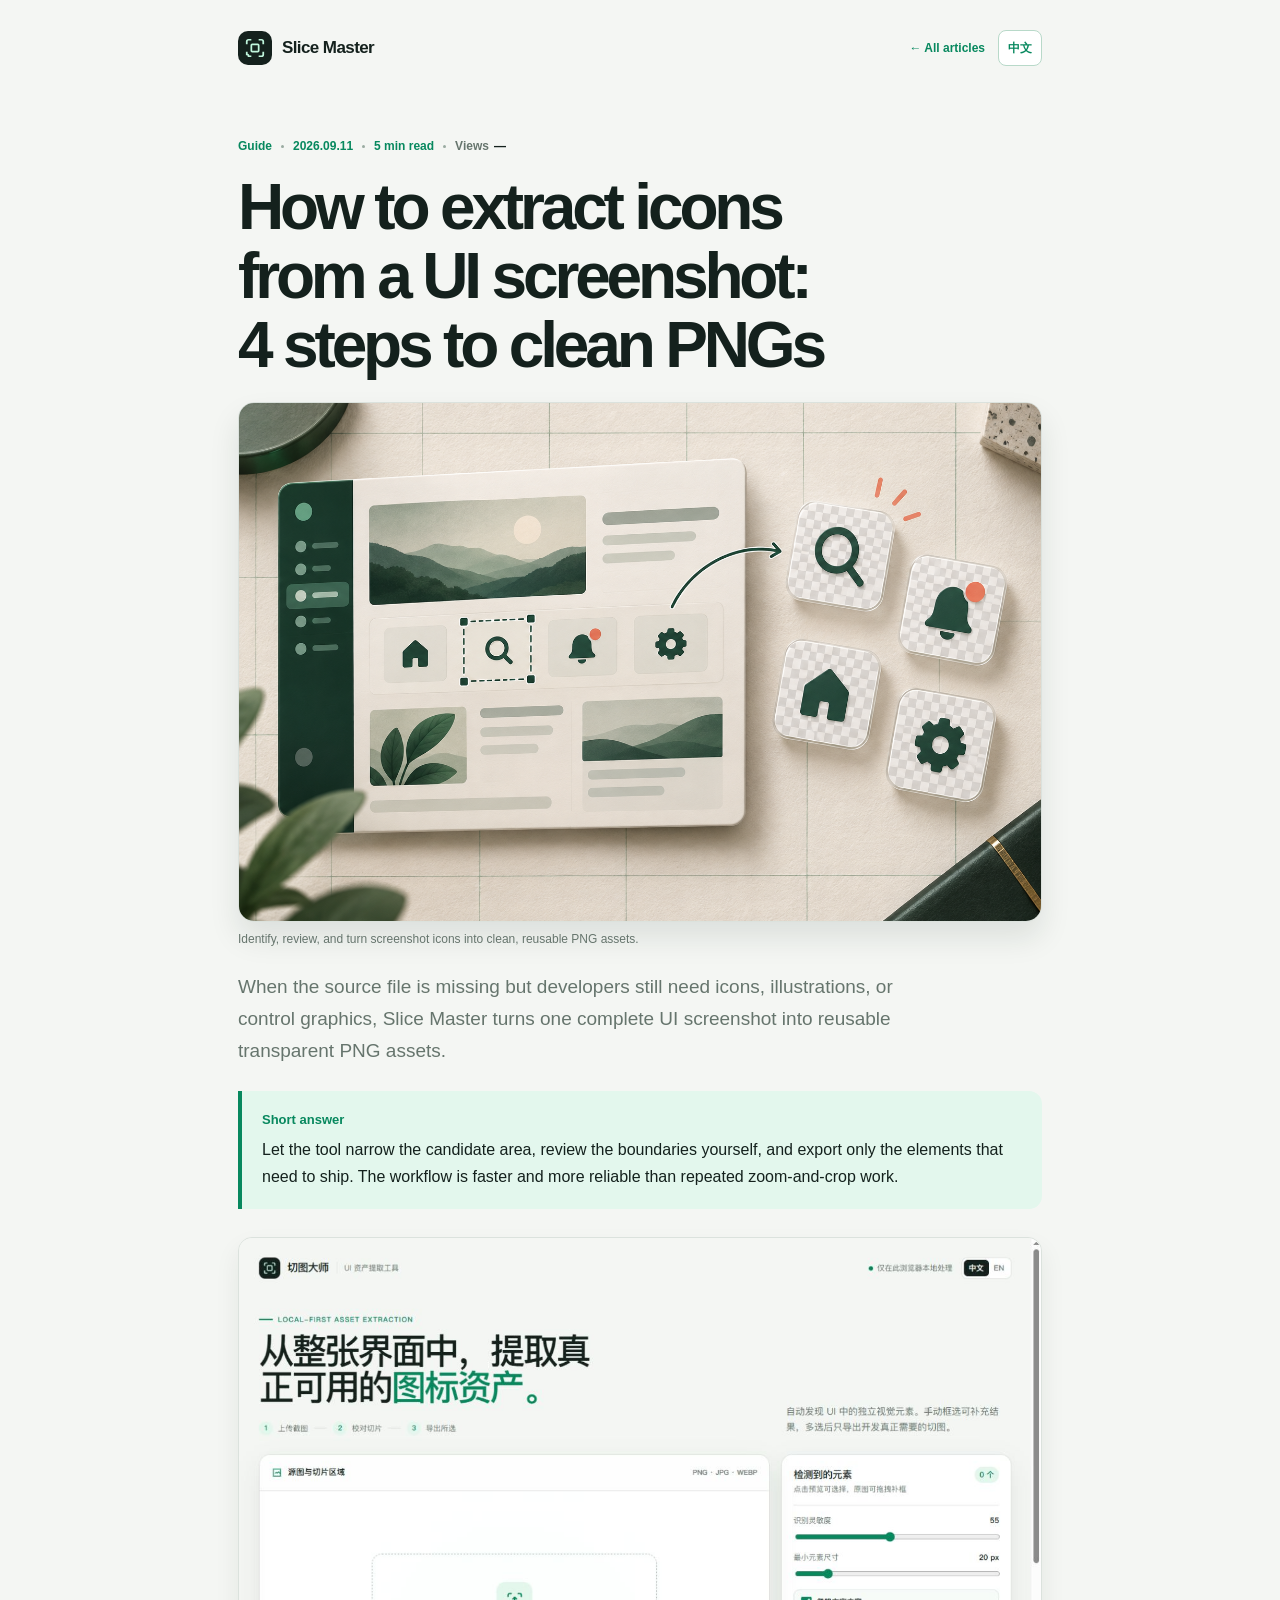
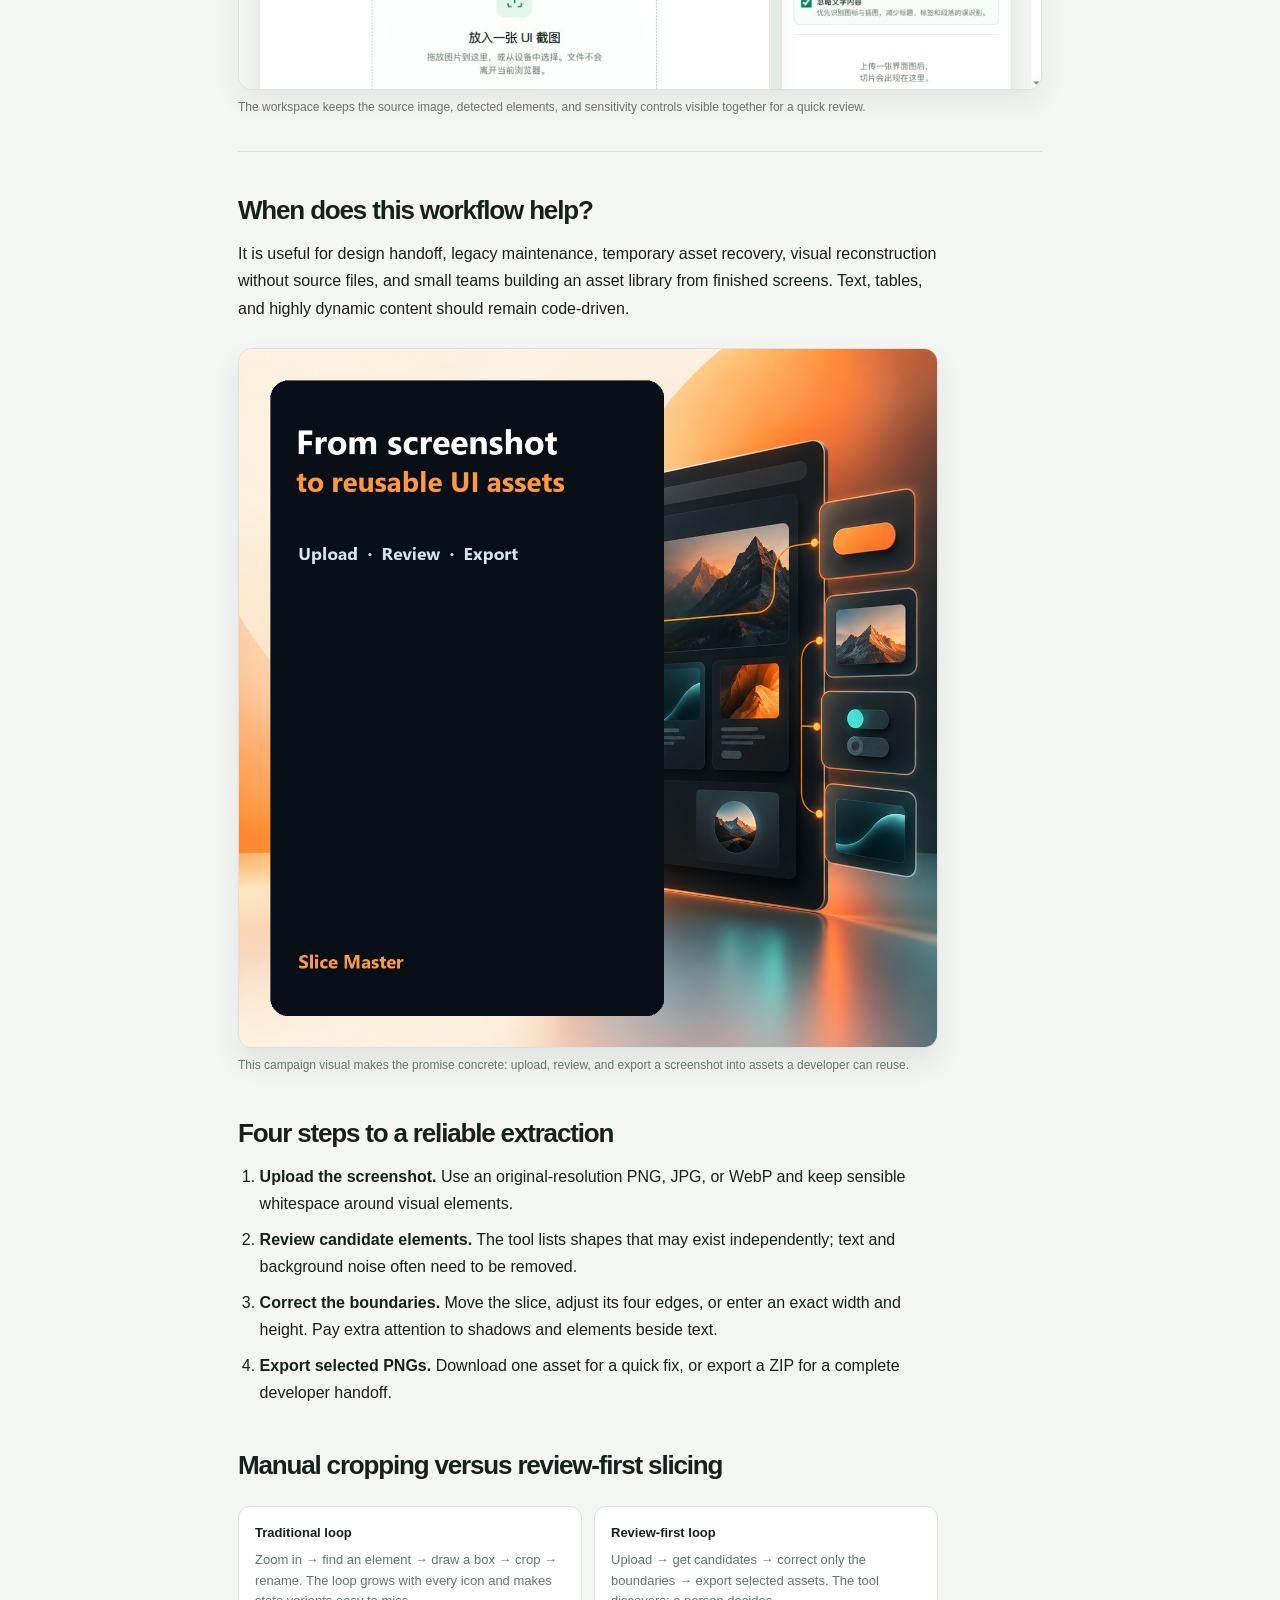
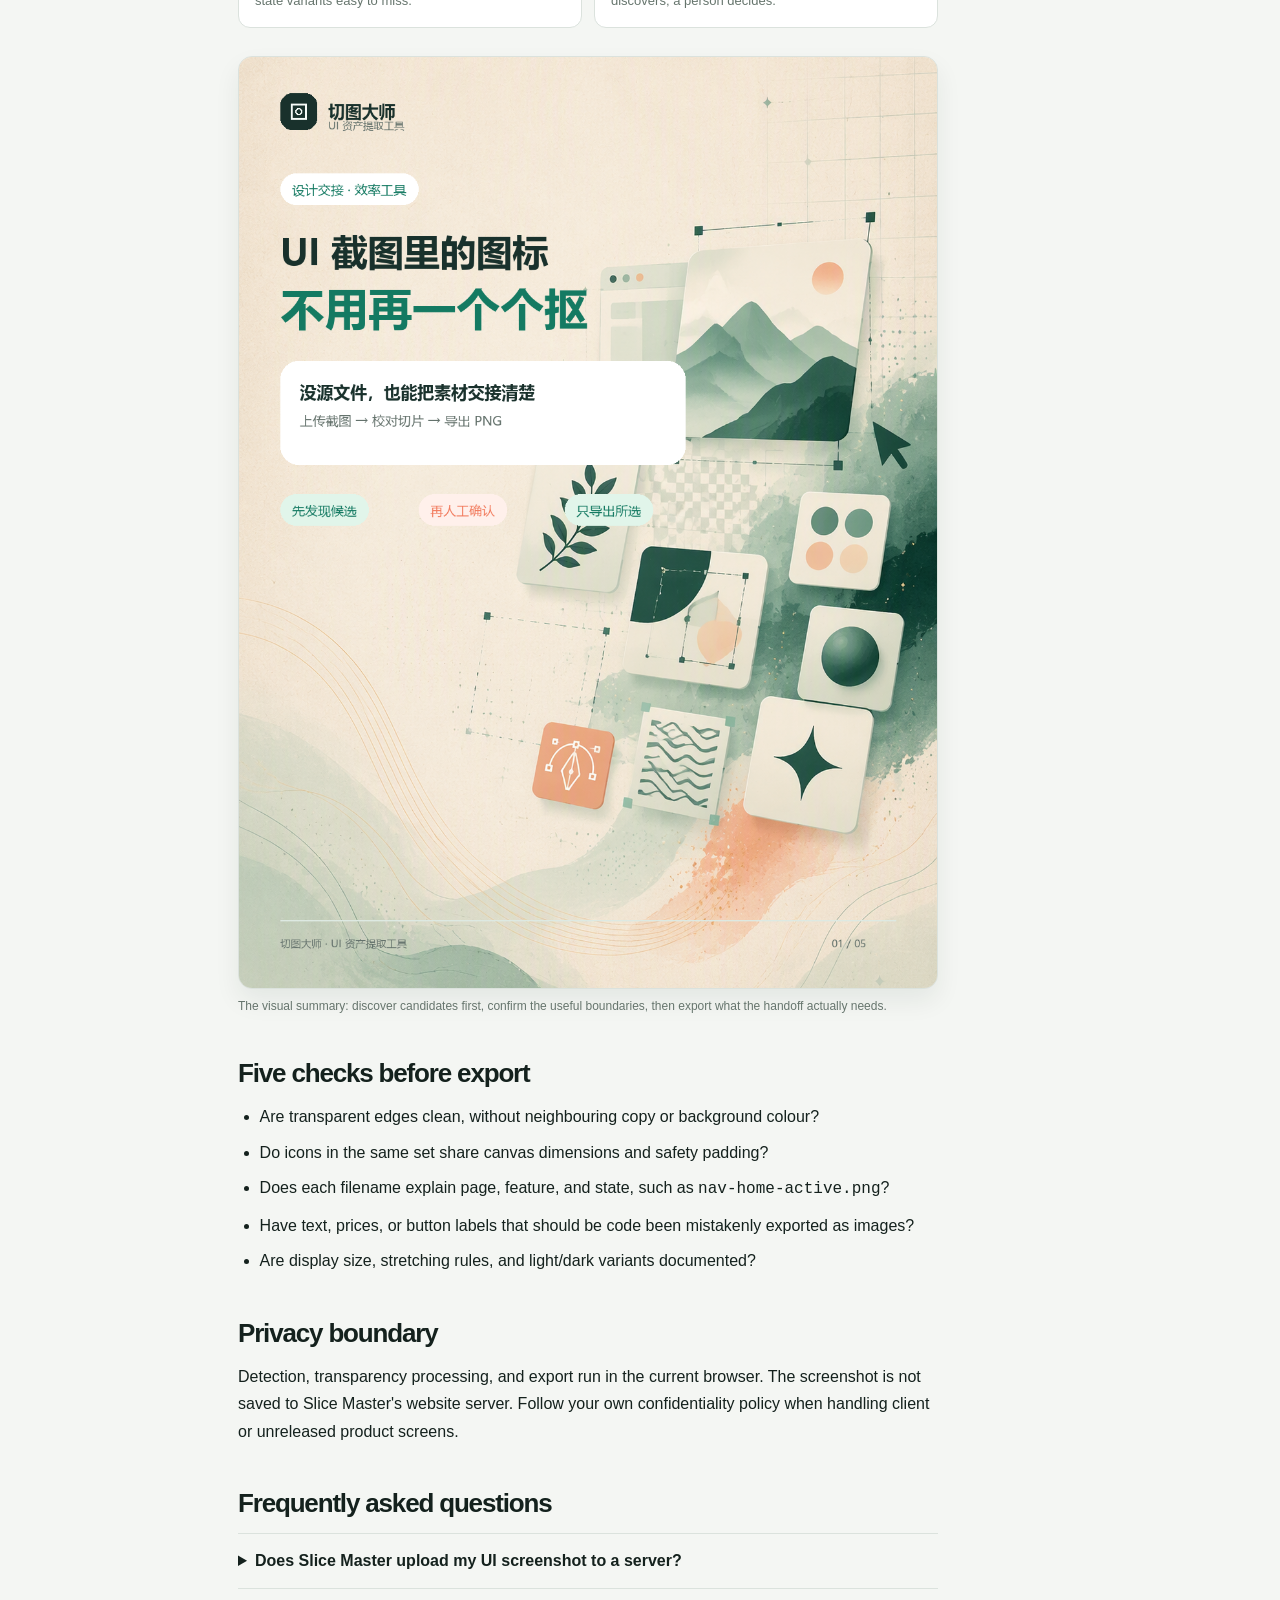
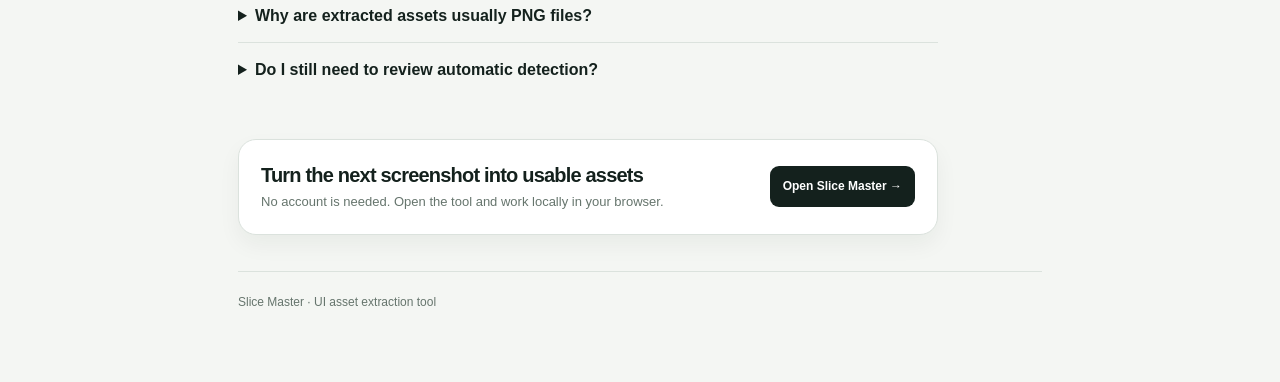
<file: en/articles/how-to-extract-icons/index.html>
<!doctype html>
<html lang="en">
<head>
  <meta charset="utf-8"><meta name="viewport" content="width=device-width,initial-scale=1,viewport-fit=cover">
  <title>How to extract icons from a UI screenshot: 4 steps to clean PNGs | Slice Master</title>
  <meta name="description" content="A practical guide to extracting icons from a UI screenshot: upload, review candidates, correct boundaries, and export transparent PNGs with a handoff checklist."><meta name="keywords" content="extract icons from UI screenshot,transparent PNG,design handoff,UI assets,Slice Master"><meta name="author" content="Slice Master"><meta name="robots" content="index,follow,max-image-preview:large"><meta name="theme-color" content="#14211d">
  <link rel="canonical" href="https://www.slicemaster.com.cn/en/articles/how-to-extract-icons/"><link rel="alternate" hreflang="zh-CN" href="https://www.slicemaster.com.cn/articles/how-to-extract-icons/"><link rel="alternate" hreflang="en" href="https://www.slicemaster.com.cn/en/articles/how-to-extract-icons/"><link rel="alternate" hreflang="x-default" href="https://www.slicemaster.com.cn/articles/how-to-extract-icons/"><link rel="icon" type="image/svg+xml" href="/favicon.svg?v=2"><link rel="stylesheet" href="/articles/styles.css">
  <meta property="og:type" content="article"><meta property="og:site_name" content="Slice Master"><meta property="og:title" content="How to extract icons from a UI screenshot: 4 steps to clean PNGs"><meta property="og:description" content="Turn a UI screenshot into developer-ready transparent PNG assets with a review-first workflow."><meta property="og:url" content="https://www.slicemaster.com.cn/en/articles/how-to-extract-icons/"><meta property="og:image" content="https://www.slicemaster.com.cn/assets/tool-workbench.png"><meta property="article:published_time" content="2026-09-11"><meta property="article:modified_time" content="2026-09-11">
  <script type="application/ld+json">{"@context":"https://schema.org","@type":"BlogPosting","headline":"How to extract icons from a UI screenshot: 4 steps to clean PNGs","description":"A practical guide to extracting icons from a UI screenshot: upload, review candidates, correct boundaries, and export transparent PNGs.","datePublished":"2026-09-11","dateModified":"2026-09-11","inLanguage":"en","articleSection":"Guide","keywords":["extract icons from UI screenshot","transparent PNG","design handoff","UI assets"],"image":"https://www.slicemaster.com.cn/assets/tool-workbench.png","mainEntityOfPage":"https://www.slicemaster.com.cn/en/articles/how-to-extract-icons/","author":{"@type":"Organization","name":"Slice Master"},"publisher":{"@type":"Organization","name":"Slice Master","url":"https://www.slicemaster.com.cn/"}}</script>
  <script type="application/ld+json">{"@context":"https://schema.org","@type":"FAQPage","mainEntity":[{"@type":"Question","name":"Does Slice Master upload my UI screenshot to a server?","acceptedAnswer":{"@type":"Answer","text":"No. Detection, transparency processing, and export run in the current browser; the image is not saved to Slice Master's website server."}},{"@type":"Question","name":"Why are extracted screenshot assets usually PNG files?","acceptedAnswer":{"@type":"Answer","text":"A screenshot is pixel data, so the extracted result is raster data. Transparent PNG preserves its colours, shadows, and details. Get SVG from the original design file or icon library when vector output is required."}},{"@type":"Question","name":"Do I still need to review automatic detection?","acceptedAnswer":{"@type":"Answer","text":"Yes. Detection finds candidates; a person should confirm boundaries, remove false positives, and add anything that was missed."}}]}</script>
  <script src="/articles/article-metrics.js" defer></script>
</head>
<body><main class="page">
  <header class="topbar"><a class="brand" href="/"><span class="logo" aria-hidden="true"><svg viewBox="0 0 24 24" fill="none" stroke="currentColor" stroke-width="1.9"><path d="M8 3H5a2 2 0 0 0-2 2v3M16 3h3a2 2 0 0 1 2 2v3M21 16v3a2 2 0 0 1-2 2h-3M3 16v3a2 2 0 0 1 2 2h3"/><rect x="8" y="8" width="8" height="8" rx="1"/></svg></span>Slice Master</a><div class="article-actions"><a class="back" href="/en/articles/">← All articles</a><a class="language-link" href="/articles/how-to-extract-icons/" hreflang="zh-CN" lang="zh-CN" aria-label="阅读中文文章">中文</a></div></header>
  <article class="article"><div class="meta"><span>Guide</span><span class="dot"></span><time datetime="2026-09-11">2026.09.11</time><span class="dot"></span><span>5 min read</span></div><h1>How to extract icons from a UI screenshot: 4 steps to clean PNGs</h1><p class="lead">When the source file is missing but developers still need icons, illustrations, or control graphics, Slice Master turns one complete UI screenshot into reusable transparent PNG assets.</p><div class="answer"><strong>Short answer</strong><p>Let the tool narrow the candidate area, review the boundaries yourself, and export only the elements that need to ship. The workflow is faster and more reliable than repeated zoom-and-crop work.</p></div><figure class="evidence"><img src="/assets/tool-workbench.png" alt="Slice Master workspace showing a UI screenshot, detected elements, and slice settings"><figcaption>The workspace keeps the source image, detected elements, and sensitivity controls visible together for a quick review.</figcaption></figure><hr class="rule"><div class="content">
    <h2>When does this workflow help?</h2><p>It is useful for design handoff, legacy maintenance, temporary asset recovery, visual reconstruction without source files, and small teams building an asset library from finished screens. Text, tables, and highly dynamic content should remain code-driven.</p><figure class="evidence marketing-visual"><img loading="lazy" src="/assets/marketing-english-card.png" alt="Slice Master marketing card: from screenshot to reusable UI assets"><figcaption>This campaign visual makes the promise concrete: upload, review, and export a screenshot into assets a developer can reuse.</figcaption></figure>
    <h2>Four steps to a reliable extraction</h2><ol><li><strong>Upload the screenshot.</strong> Use an original-resolution PNG, JPG, or WebP and keep sensible whitespace around visual elements.</li><li><strong>Review candidate elements.</strong> The tool lists shapes that may exist independently; text and background noise often need to be removed.</li><li><strong>Correct the boundaries.</strong> Move the slice, adjust its four edges, or enter an exact width and height. Pay extra attention to shadows and elements beside text.</li><li><strong>Export selected PNGs.</strong> Download one asset for a quick fix, or export a ZIP for a complete developer handoff.</li></ol>
    <h2>Manual cropping versus review-first slicing</h2><div class="compare"><div><strong>Traditional loop</strong><p>Zoom in → find an element → draw a box → crop → rename. The loop grows with every icon and makes state variants easy to miss.</p></div><div><strong>Review-first loop</strong><p>Upload → get candidates → correct only the boundaries → export selected assets. The tool discovers; a person decides.</p></div></div><figure class="evidence"><img src="/assets/workflow-comparison.png" alt="Slice Master workflow card comparing screenshot asset extraction steps"><figcaption>The visual summary: discover candidates first, confirm the useful boundaries, then export what the handoff actually needs.</figcaption></figure>
    <h2>Five checks before export</h2><ul><li>Are transparent edges clean, without neighbouring copy or background colour?</li><li>Do icons in the same set share canvas dimensions and safety padding?</li><li>Does each filename explain page, feature, and state, such as <code>nav-home-active.png</code>?</li><li>Have text, prices, or button labels that should be code been mistakenly exported as images?</li><li>Are display size, stretching rules, and light/dark variants documented?</li></ul>
    <h2>Privacy boundary</h2><p>Detection, transparency processing, and export run in the current browser. The screenshot is not saved to Slice Master's website server. Follow your own confidentiality policy when handling client or unreleased product screens.</p>
    <section class="faq"><h2>Frequently asked questions</h2><details><summary>Does Slice Master upload my UI screenshot to a server?</summary><p>No. The workflow runs in the current browser.</p></details><details><summary>Why are extracted assets usually PNG files?</summary><p>A screenshot is pixel data, and transparent PNG preserves its visual details. Get SVG from the original source when vectors are required.</p></details><details><summary>Do I still need to review automatic detection?</summary><p>Yes. Review is where you remove false positives and confirm production-ready boundaries.</p></details></section>
    <div class="cta"><div><h2>Turn the next screenshot into usable assets</h2><p>No account is needed. Open the tool and work locally in your browser.</p></div><a href="/">Open Slice Master →</a></div>
  </div></article><footer class="footer">Slice Master · UI asset extraction tool</footer>
</main><script type="module" src="https://static.cloudflareinsights.com/beacon.min.js" data-cf-beacon='{"token": "0ecc2d96ddf94bfcadf8efe1738b34bf"}'></script></body></html>
</file>
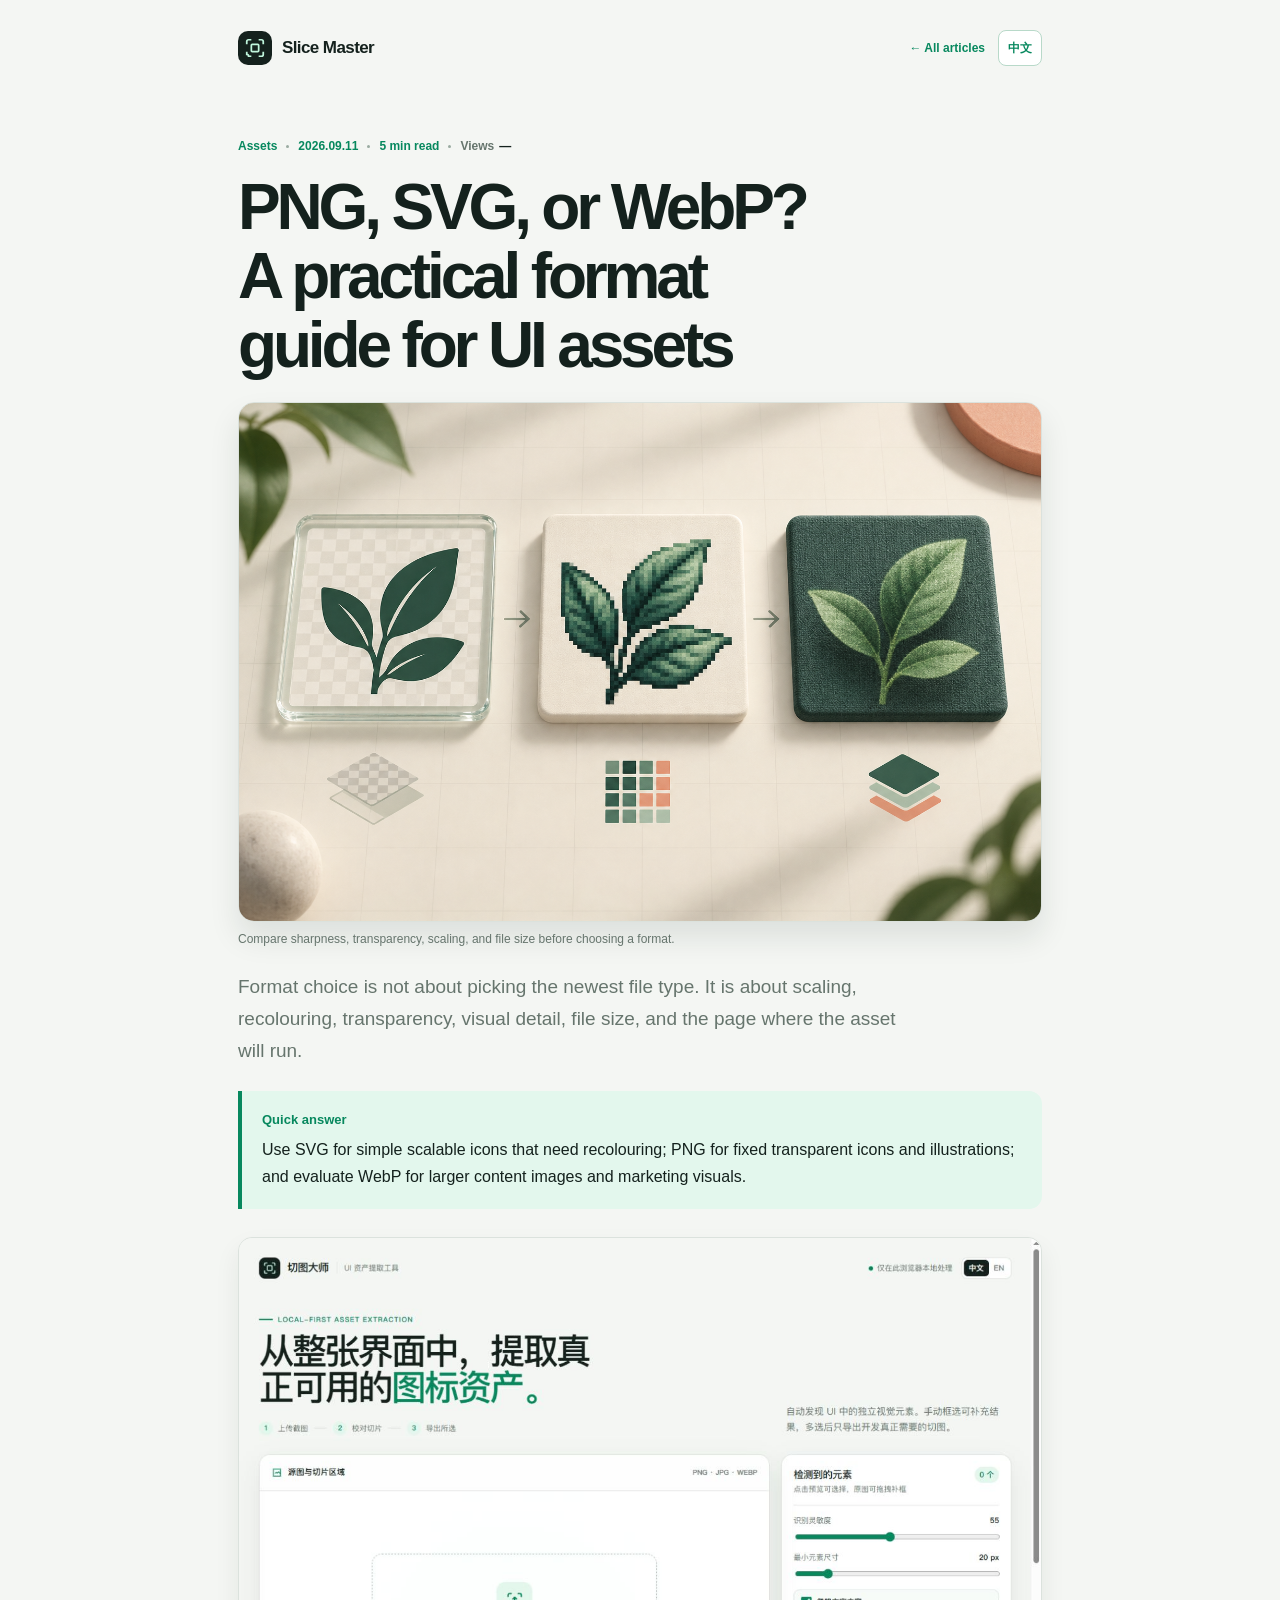
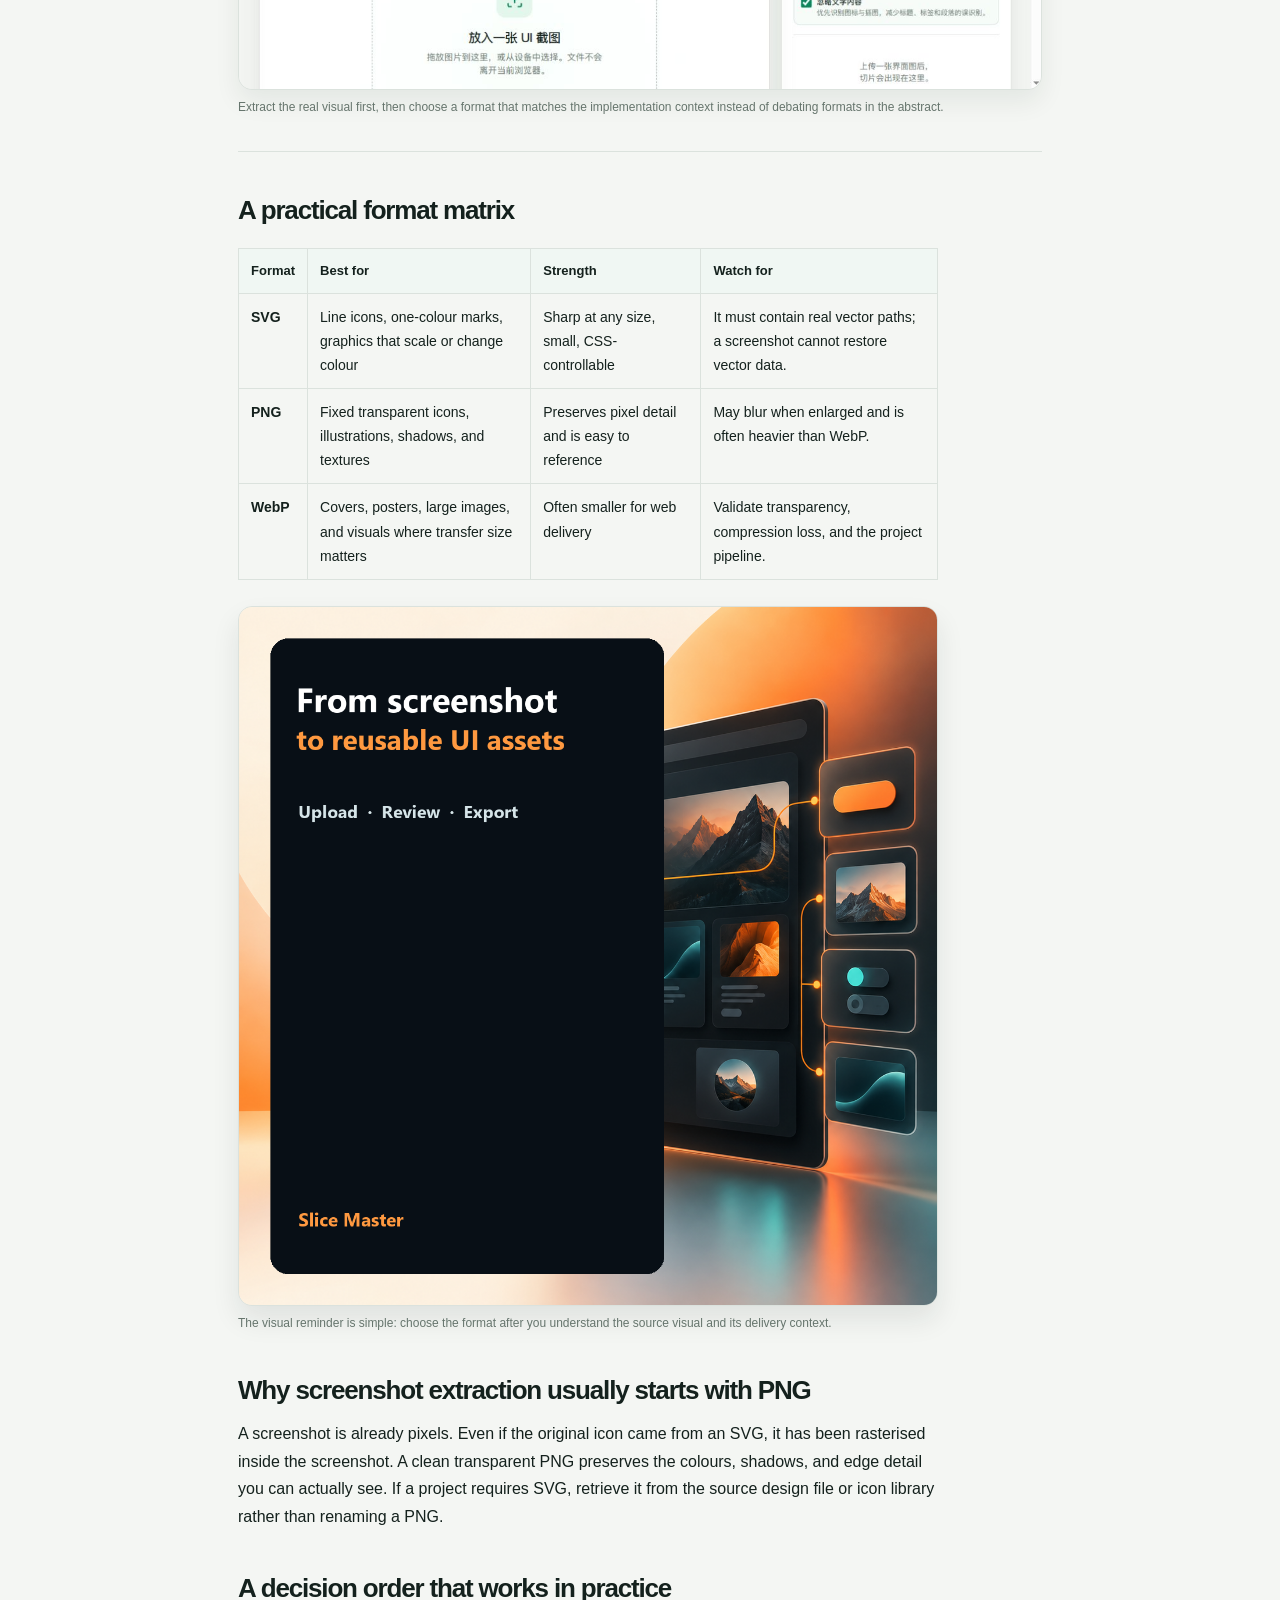
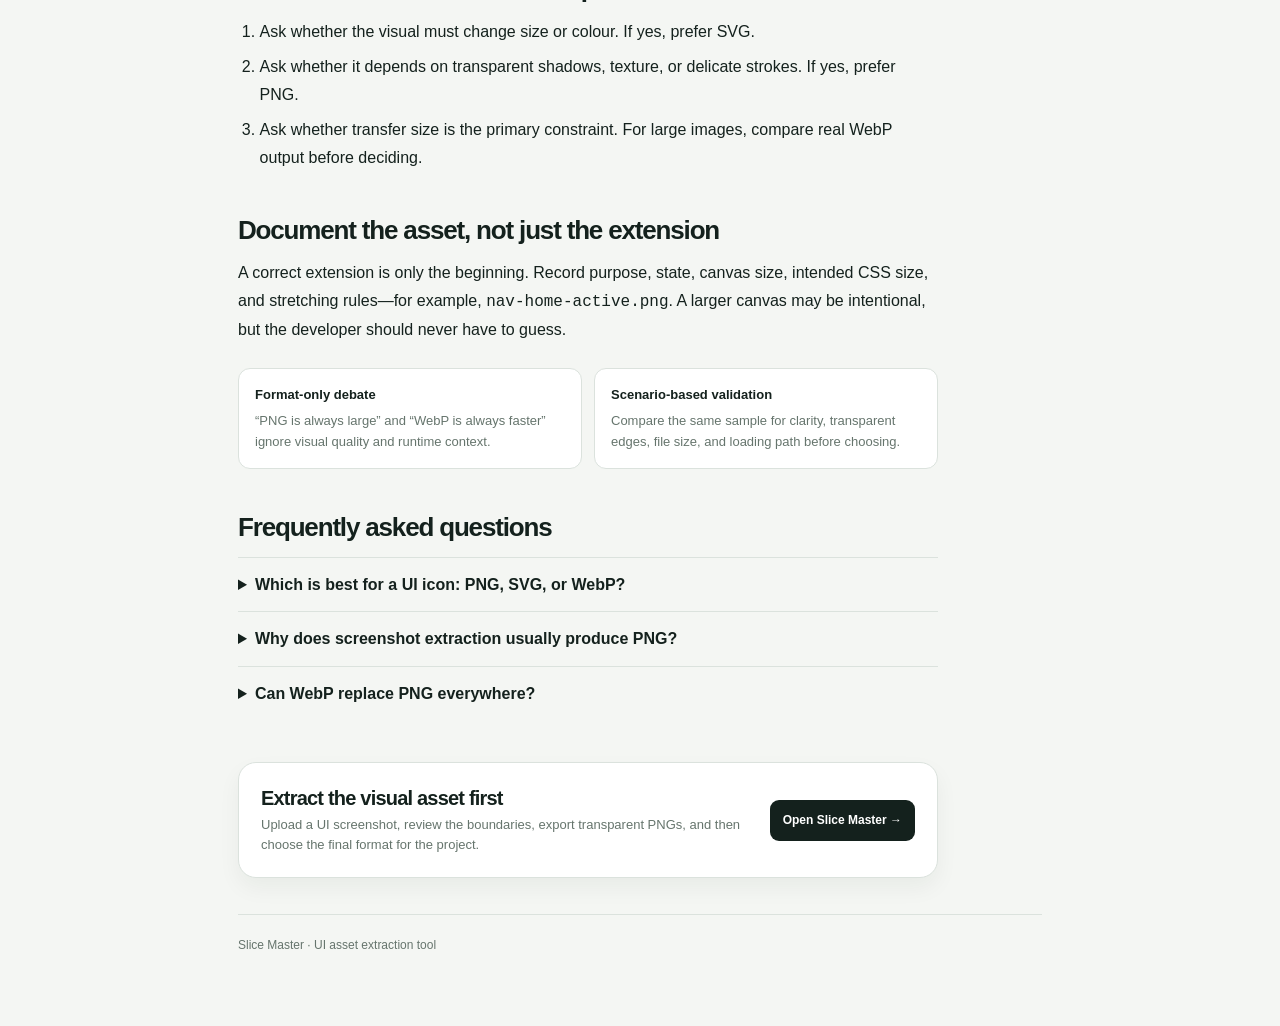
<file: en/articles/png-svg-webp/index.html>
<!doctype html>
<html lang="en">
<head>
  <meta charset="utf-8"><meta name="viewport" content="width=device-width,initial-scale=1,viewport-fit=cover">
  <title>PNG, SVG, or WebP? A practical format guide for UI assets | Slice Master</title>
  <meta name="description" content="PNG, SVG, and WebP solve different problems. Use this format matrix to choose UI icon and illustration assets, including why screenshot extraction usually starts with transparent PNG."><meta name="keywords" content="PNG SVG WebP difference,UI icon format,transparent PNG,frontend asset guide,Slice Master"><meta name="author" content="Slice Master"><meta name="robots" content="index,follow,max-image-preview:large"><meta name="theme-color" content="#14211d">
  <link rel="canonical" href="https://www.slicemaster.com.cn/en/articles/png-svg-webp/"><link rel="alternate" hreflang="zh-CN" href="https://www.slicemaster.com.cn/articles/png-svg-webp/"><link rel="alternate" hreflang="en" href="https://www.slicemaster.com.cn/en/articles/png-svg-webp/"><link rel="alternate" hreflang="x-default" href="https://www.slicemaster.com.cn/articles/png-svg-webp/"><link rel="icon" type="image/svg+xml" href="/favicon.svg?v=2"><link rel="stylesheet" href="/articles/styles.css">
  <meta property="og:type" content="article"><meta property="og:site_name" content="Slice Master"><meta property="og:title" content="PNG, SVG, or WebP? A practical format guide for UI assets"><meta property="og:description" content="Choose an asset format by scaling, recolouring, transparency, file size, and runtime context."><meta property="og:url" content="https://www.slicemaster.com.cn/en/articles/png-svg-webp/"><meta property="og:image" content="https://www.slicemaster.com.cn/assets/tool-workbench.png"><meta property="article:published_time" content="2026-09-11"><meta property="article:modified_time" content="2026-09-11">
  <script type="application/ld+json">{"@context":"https://schema.org","@type":"BlogPosting","headline":"PNG, SVG, or WebP? A practical format guide for UI assets","description":"Use a format matrix to choose UI icon and illustration assets, including why screenshot extraction usually starts with transparent PNG.","datePublished":"2026-09-11","dateModified":"2026-09-11","inLanguage":"en","articleSection":"Assets","keywords":["PNG","SVG","WebP","UI icon format","transparent PNG"],"image":"https://www.slicemaster.com.cn/assets/tool-workbench.png","mainEntityOfPage":"https://www.slicemaster.com.cn/en/articles/png-svg-webp/","author":{"@type":"Organization","name":"Slice Master"},"publisher":{"@type":"Organization","name":"Slice Master","url":"https://www.slicemaster.com.cn/"}}</script>
  <script type="application/ld+json">{"@context":"https://schema.org","@type":"FAQPage","mainEntity":[{"@type":"Question","name":"Which is best for a UI icon: PNG, SVG, or WebP?","acceptedAnswer":{"@type":"Answer","text":"Use SVG for simple scalable icons that need recolouring; PNG for fixed transparent detail; and evaluate WebP for larger content and marketing images."}},{"@type":"Question","name":"Why does screenshot extraction usually produce PNG?","acceptedAnswer":{"@type":"Answer","text":"A screenshot is pixel data. Transparent PNG preserves its actual colours, shadows, and edges. Get SVG from the original design file or icon library when vectors are required."}},{"@type":"Question","name":"Can WebP replace PNG everywhere?","acceptedAnswer":{"@type":"Answer","text":"No. Validate transparency, compression loss, browser support, and the project's asset pipeline before switching formats."}}]}</script>
  <script src="/articles/article-metrics.js" defer></script>
</head>
<body><main class="page">
  <header class="topbar"><a class="brand" href="/"><span class="logo" aria-hidden="true"><svg viewBox="0 0 24 24" fill="none" stroke="currentColor" stroke-width="1.9"><path d="M8 3H5a2 2 0 0 0-2 2v3M16 3h3a2 2 0 0 1 2 2v3M21 16v3a2 2 0 0 1-2 2h-3M3 16v3a2 2 0 0 1 2 2h3"/><rect x="8" y="8" width="8" height="8" rx="1"/></svg></span>Slice Master</a><div class="article-actions"><a class="back" href="/en/articles/">← All articles</a><a class="language-link" href="/articles/png-svg-webp/" hreflang="zh-CN" lang="zh-CN" aria-label="阅读中文文章">中文</a></div></header>
  <article class="article"><div class="meta"><span>Assets</span><span class="dot"></span><time datetime="2026-09-11">2026.09.11</time><span class="dot"></span><span>5 min read</span></div><h1>PNG, SVG, or WebP? A practical format guide for UI assets</h1><p class="lead">Format choice is not about picking the newest file type. It is about scaling, recolouring, transparency, visual detail, file size, and the page where the asset will run.</p><div class="answer"><strong>Quick answer</strong><p>Use SVG for simple scalable icons that need recolouring; PNG for fixed transparent icons and illustrations; and evaluate WebP for larger content images and marketing visuals.</p></div><figure class="evidence"><img src="/assets/tool-workbench.png" alt="Slice Master workspace with UI asset detection and supported image formats"><figcaption>Extract the real visual first, then choose a format that matches the implementation context instead of debating formats in the abstract.</figcaption></figure><hr class="rule"><div class="content">
    <h2>A practical format matrix</h2><table class="data-table"><thead><tr><th>Format</th><th>Best for</th><th>Strength</th><th>Watch for</th></tr></thead><tbody><tr><td>SVG</td><td>Line icons, one-colour marks, graphics that scale or change colour</td><td>Sharp at any size, small, CSS-controllable</td><td>It must contain real vector paths; a screenshot cannot restore vector data.</td></tr><tr><td>PNG</td><td>Fixed transparent icons, illustrations, shadows, and textures</td><td>Preserves pixel detail and is easy to reference</td><td>May blur when enlarged and is often heavier than WebP.</td></tr><tr><td>WebP</td><td>Covers, posters, large images, and visuals where transfer size matters</td><td>Often smaller for web delivery</td><td>Validate transparency, compression loss, and the project pipeline.</td></tr></tbody></table><figure class="evidence marketing-visual"><img loading="lazy" src="/assets/marketing-english-card.png" alt="Slice Master marketing card: from screenshot to reusable UI assets"><figcaption>The visual reminder is simple: choose the format after you understand the source visual and its delivery context.</figcaption></figure>
    <h2>Why screenshot extraction usually starts with PNG</h2><p>A screenshot is already pixels. Even if the original icon came from an SVG, it has been rasterised inside the screenshot. A clean transparent PNG preserves the colours, shadows, and edge detail you can actually see. If a project requires SVG, retrieve it from the source design file or icon library rather than renaming a PNG.</p>
    <h2>A decision order that works in practice</h2><ol><li>Ask whether the visual must change size or colour. If yes, prefer SVG.</li><li>Ask whether it depends on transparent shadows, texture, or delicate strokes. If yes, prefer PNG.</li><li>Ask whether transfer size is the primary constraint. For large images, compare real WebP output before deciding.</li></ol>
    <h2>Document the asset, not just the extension</h2><p>A correct extension is only the beginning. Record purpose, state, canvas size, intended CSS size, and stretching rules—for example, <code>nav-home-active.png</code>. A larger canvas may be intentional, but the developer should never have to guess.</p><div class="compare"><div><strong>Format-only debate</strong><p>“PNG is always large” and “WebP is always faster” ignore visual quality and runtime context.</p></div><div><strong>Scenario-based validation</strong><p>Compare the same sample for clarity, transparent edges, file size, and loading path before choosing.</p></div></div>
    <section class="faq"><h2>Frequently asked questions</h2><details><summary>Which is best for a UI icon: PNG, SVG, or WebP?</summary><p>SVG for simple scalable icons, PNG for fixed transparent detail, and WebP for larger content visuals after validation.</p></details><details><summary>Why does screenshot extraction usually produce PNG?</summary><p>A screenshot is pixel data, and transparent PNG preserves its actual visual result.</p></details><details><summary>Can WebP replace PNG everywhere?</summary><p>No. Validate transparency, compression, compatibility, and the asset pipeline first.</p></details></section>
    <div class="cta"><div><h2>Extract the visual asset first</h2><p>Upload a UI screenshot, review the boundaries, export transparent PNGs, and then choose the final format for the project.</p></div><a href="/">Open Slice Master →</a></div>
  </div></article><footer class="footer">Slice Master · UI asset extraction tool</footer>
</main><script type="module" src="https://static.cloudflareinsights.com/beacon.min.js" data-cf-beacon='{"token": "0ecc2d96ddf94bfcadf8efe1738b34bf"}'></script></body></html>
</file>
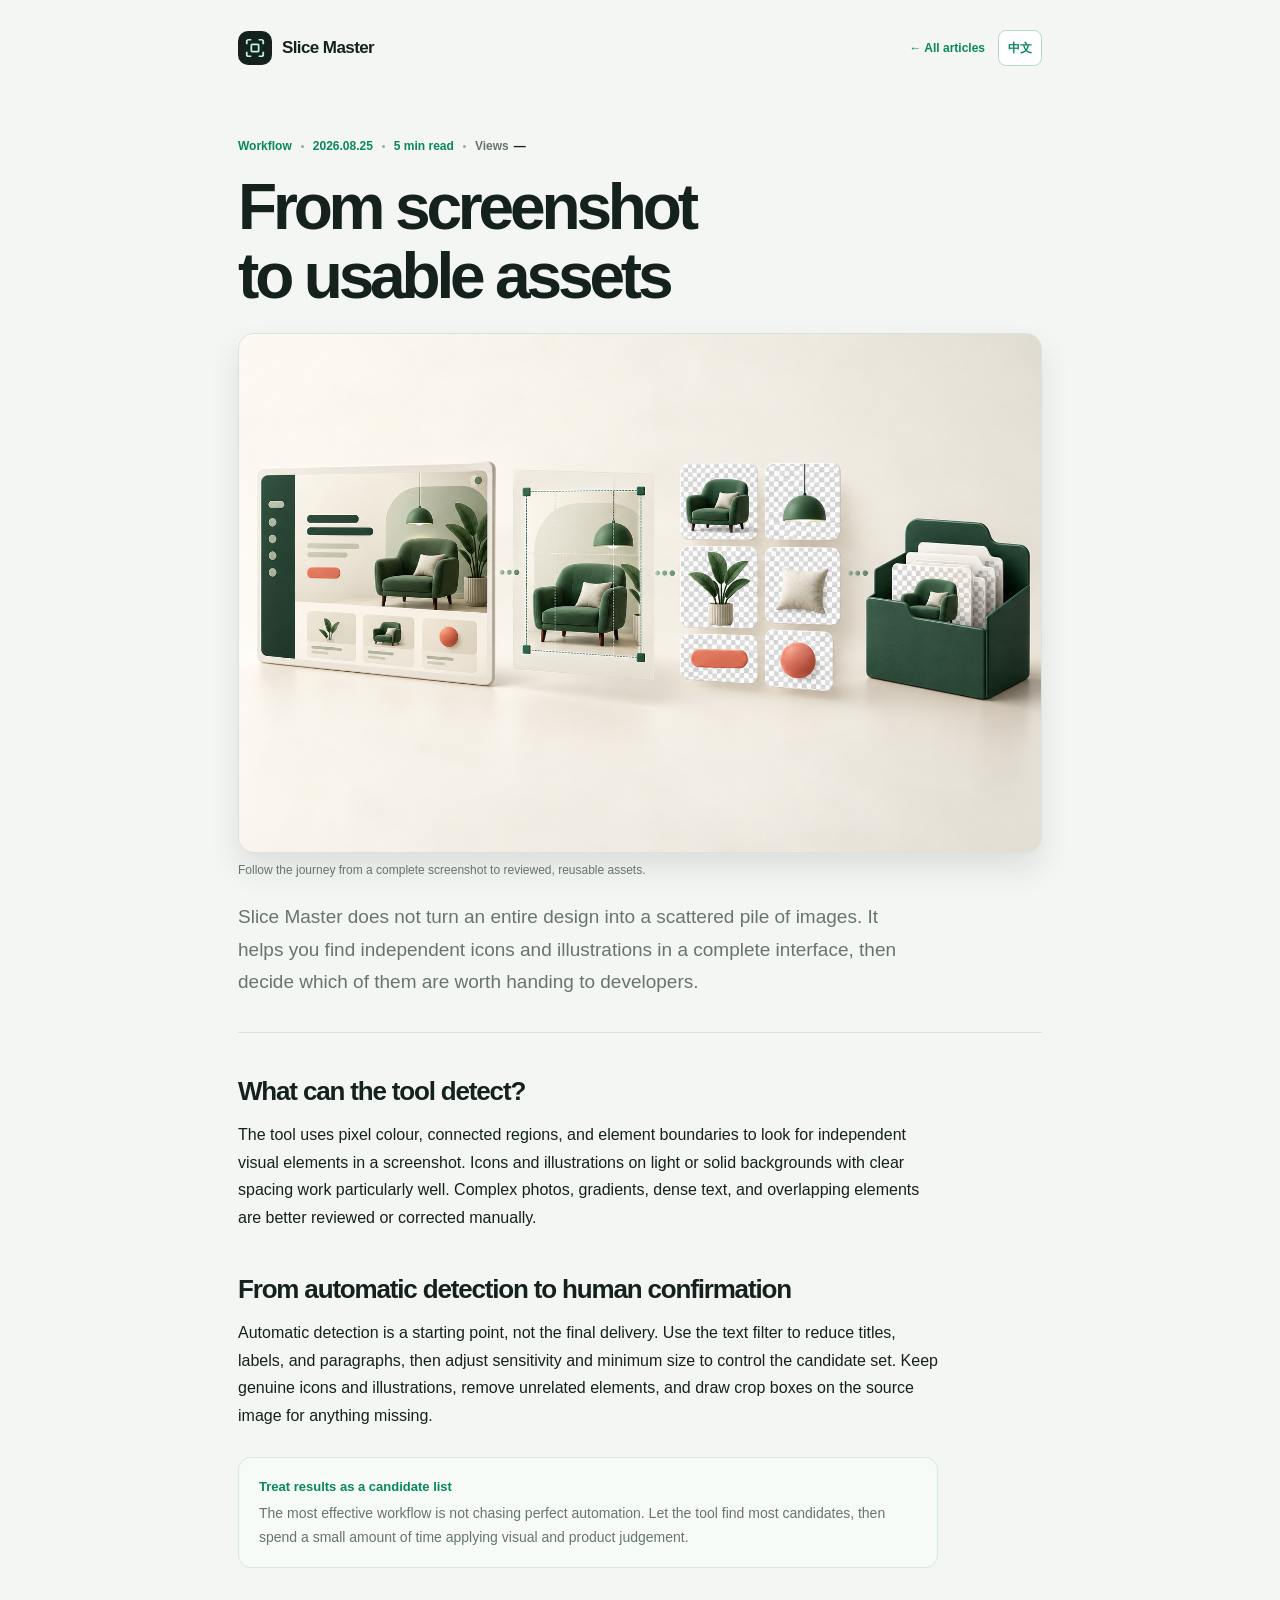
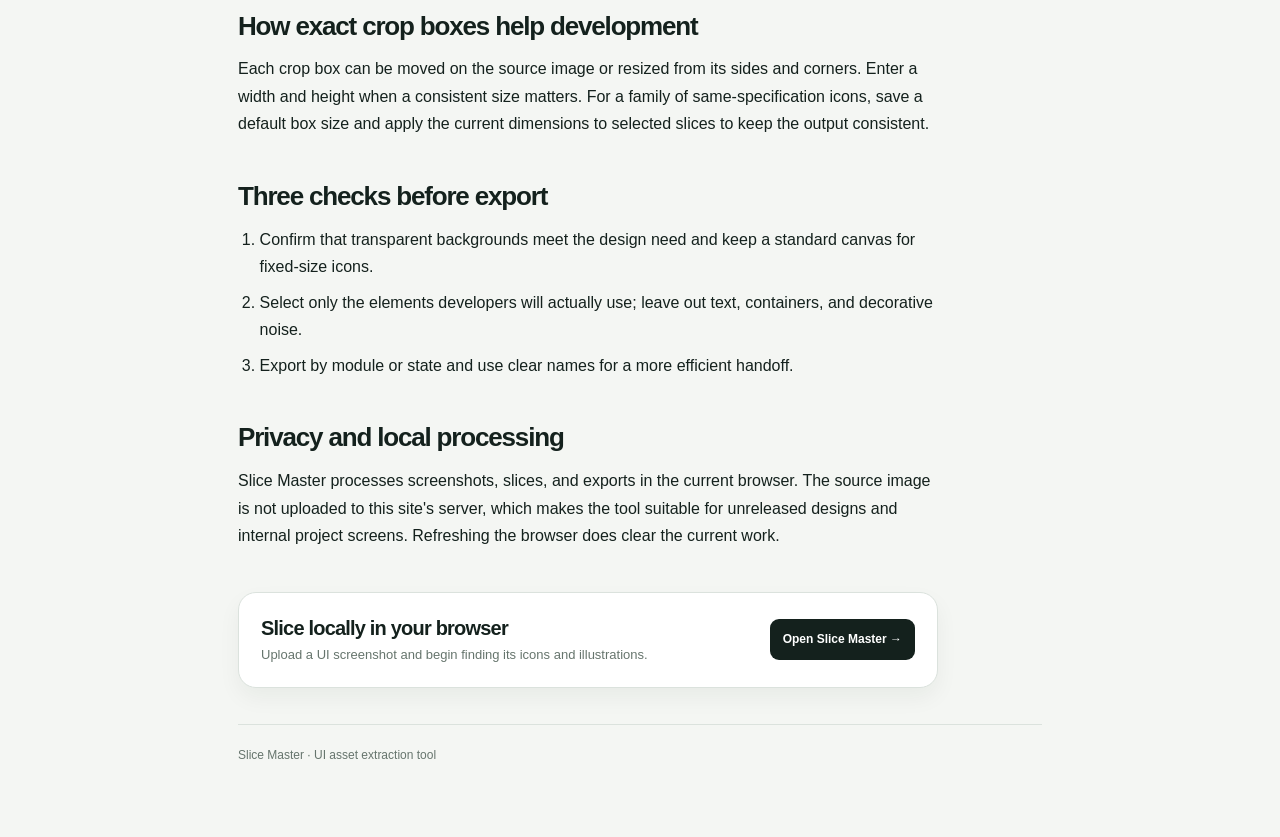
<file: en/articles/ui-screenshot-to-assets/index.html>
<!doctype html>
<html lang="en">
<head>
  <meta charset="utf-8"><meta name="viewport" content="width=device-width,initial-scale=1,viewport-fit=cover">
  <title>From screenshot to usable assets | Slice Master</title>
  <meta name="description" content="Learn Slice Master's detection boundaries, manual review, precise crop boxes, and transparent PNG export for usable UI assets.">
  <meta name="robots" content="index,follow,max-image-preview:large"><meta name="theme-color" content="#14211d">
  <link rel="canonical" href="https://www.slicemaster.com.cn/en/articles/ui-screenshot-to-assets/"><link rel="alternate" hreflang="zh-CN" href="https://www.slicemaster.com.cn/articles/ui-screenshot-to-assets/"><link rel="alternate" hreflang="en" href="https://www.slicemaster.com.cn/en/articles/ui-screenshot-to-assets/"><link rel="alternate" hreflang="x-default" href="https://www.slicemaster.com.cn/articles/ui-screenshot-to-assets/"><link rel="icon" type="image/svg+xml" href="/favicon.svg?v=2"><link rel="stylesheet" href="/articles/styles.css">
  <meta property="og:type" content="article"><meta property="og:site_name" content="Slice Master"><meta property="og:title" content="From screenshot to usable assets"><meta property="og:description" content="Understand detection, review, and transparent PNG export in Slice Master."><meta property="og:url" content="https://www.slicemaster.com.cn/en/articles/ui-screenshot-to-assets/"><meta property="article:published_time" content="2026-08-25">
  <script type="application/ld+json">{"@context":"https://schema.org","@type":"BlogPosting","headline":"From screenshot to usable assets","description":"Learn Slice Master's detection boundaries, manual review, precise crop boxes, and transparent PNG export for usable UI assets.","datePublished":"2026-08-25","dateModified":"2026-08-25","inLanguage":"en","mainEntityOfPage":"https://www.slicemaster.com.cn/en/articles/ui-screenshot-to-assets/","publisher":{"@type":"Organization","name":"Slice Master","url":"https://www.slicemaster.com.cn/"}}</script>
  <script src="/articles/article-metrics.js" defer></script>
</head>
<body><main class="page">
  <header class="topbar"><a class="brand" href="/"><span class="logo" aria-hidden="true"><svg viewBox="0 0 24 24" fill="none" stroke="currentColor" stroke-width="1.9"><path d="M8 3H5a2 2 0 0 0-2 2v3M16 3h3a2 2 0 0 1 2 2v3M21 16v3a2 2 0 0 1-2 2h-3M3 16v3a2 2 0 0 0 2 2h3"/><rect x="8" y="8" width="8" height="8" rx="1"/></svg></span>Slice Master</a><div class="article-actions"><a class="back" href="/en/articles/">← All articles</a><a class="language-link" href="/articles/ui-screenshot-to-assets/" hreflang="zh-CN" lang="zh-CN" aria-label="阅读中文文章">中文</a></div></header>
  <article class="article"><div class="meta"><span>Workflow</span><span class="dot"></span><time datetime="2026-08-25">2026.08.25</time><span class="dot"></span><span>5 min read</span></div><h1>From screenshot to usable assets</h1><p class="lead">Slice Master does not turn an entire design into a scattered pile of images. It helps you find independent icons and illustrations in a complete interface, then decide which of them are worth handing to developers.</p><hr class="rule"><div class="content">
    <h2>What can the tool detect?</h2><p>The tool uses pixel colour, connected regions, and element boundaries to look for independent visual elements in a screenshot. Icons and illustrations on light or solid backgrounds with clear spacing work particularly well. Complex photos, gradients, dense text, and overlapping elements are better reviewed or corrected manually.</p>
    <h2>From automatic detection to human confirmation</h2><p>Automatic detection is a starting point, not the final delivery. Use the text filter to reduce titles, labels, and paragraphs, then adjust sensitivity and minimum size to control the candidate set. Keep genuine icons and illustrations, remove unrelated elements, and draw crop boxes on the source image for anything missing.</p><div class="note"><strong>Treat results as a candidate list</strong><p>The most effective workflow is not chasing perfect automation. Let the tool find most candidates, then spend a small amount of time applying visual and product judgement.</p></div>
    <h2>How exact crop boxes help development</h2><p>Each crop box can be moved on the source image or resized from its sides and corners. Enter a width and height when a consistent size matters. For a family of same-specification icons, save a default box size and apply the current dimensions to selected slices to keep the output consistent.</p>
    <h2>Three checks before export</h2><ol><li>Confirm that transparent backgrounds meet the design need and keep a standard canvas for fixed-size icons.</li><li>Select only the elements developers will actually use; leave out text, containers, and decorative noise.</li><li>Export by module or state and use clear names for a more efficient handoff.</li></ol>
    <h2>Privacy and local processing</h2><p>Slice Master processes screenshots, slices, and exports in the current browser. The source image is not uploaded to this site's server, which makes the tool suitable for unreleased designs and internal project screens. Refreshing the browser does clear the current work.</p>
    <div class="cta"><div><h2>Slice locally in your browser</h2><p>Upload a UI screenshot and begin finding its icons and illustrations.</p></div><a href="/">Open Slice Master →</a></div>
  </div></article><footer class="footer">Slice Master · UI asset extraction tool</footer>
</main><script type="module" src="https://static.cloudflareinsights.com/beacon.min.js" data-cf-beacon='{"token": "0ecc2d96ddf94bfcadf8efe1738b34bf"}'></script></body></html>
</file>
<file: articles/styles.css>
:root{--ink:#14211d;--sub:#66756d;--bg:#f4f6f3;--surface:#fff;--line:#dbe2dd;--green:#07885e;--green-soft:#e3f7ed;--radius:18px;--shadow:0 18px 42px rgba(19,36,29,.08)}*{box-sizing:border-box}html{background:var(--bg)}body{margin:0;color:var(--ink);font:16px/1.72 Inter,"PingFang SC","Microsoft YaHei",Arial,sans-serif}.page{max-width:860px;margin:0 auto;padding:24px 28px 72px}.topbar{height:48px;display:flex;align-items:center;justify-content:space-between;gap:18px}.brand{display:flex;align-items:center;gap:10px;color:var(--ink);font-size:17px;font-weight:800;letter-spacing:-.035em;text-decoration:none}.logo{width:34px;height:34px;border-radius:10px;background:var(--ink);display:grid;place-items:center;color:#bff5dc}.logo svg{width:22px;height:22px}.article-actions{display:flex;align-items:center;gap:13px}.back,.language-link{color:var(--green);font-size:12px;font-weight:800;text-decoration:none}.language-link{display:inline-flex;align-items:center;min-height:36px;padding:0 9px;border:1px solid #b8d9c9;border-radius:8px;background:var(--surface);transition:background-color .16s ease-out,color .16s ease-out}.back:hover{text-decoration:underline;text-underline-offset:3px}.language-link:hover{background:var(--green-soft);color:#056d4b}.back:focus-visible,.language-link:focus-visible,.cta a:focus-visible{outline:3px solid rgba(7,136,94,.25);outline-offset:3px}.article{margin-top:64px;padding:0 0 36px}.meta{display:flex;align-items:center;gap:9px;color:var(--green);font-size:12px;font-weight:800}.dot{width:3px;height:3px;border-radius:50%;background:#9aaba1}.article h1{max-width:790px;margin:16px 0 0;font-size:clamp(36px,6vw,64px);line-height:1.08;letter-spacing:-.065em;text-wrap:balance}.lead{max-width:680px;margin:22px 0 0;color:var(--sub);font-size:19px;line-height:1.7;text-wrap:pretty}.rule{margin:34px 0;border:0;border-top:1px solid var(--line)}.content{max-width:700px}.content h2{margin:42px 0 12px;font-size:26px;line-height:1.3;letter-spacing:-.045em}.content p{margin:0 0 17px}.content ul,.content ol{margin:0 0 18px;padding-left:1.35em}.content li+li{margin-top:8px}.note{margin:28px 0;padding:18px 20px;border:1px solid #d6e9df;border-radius:13px;background:#f6fbf8}.note strong{display:block;color:var(--green);font-size:13px}.note p{margin:4px 0 0;color:var(--sub);font-size:14px;line-height:1.65}.cta{display:flex;align-items:center;justify-content:space-between;gap:18px;margin-top:42px;padding:22px;border:1px solid var(--line);border-radius:var(--radius);background:var(--surface);box-shadow:0 10px 22px rgba(19,36,29,.05)}.cta h2{margin:0;font-size:20px;letter-spacing:-.04em}.cta p{margin:4px 0 0;color:var(--sub);font-size:13px;line-height:1.55}.cta a{display:inline-flex;align-items:center;justify-content:center;flex:0 0 auto;padding:10px 13px;border-radius:9px;background:var(--ink);color:#fff;font-size:12px;font-weight:800;text-decoration:none;transition:background-color .16s ease-out,transform .16s ease-out}.cta a:hover{background:#263a32}.cta a:active,.language-link:active{transform:scale(.96)}.footer{padding-top:20px;border-top:1px solid var(--line);color:var(--sub);font-size:12px}@media(max-width:620px){.page{padding:18px 16px 44px}.topbar{height:auto;min-height:48px;align-items:flex-start}.article-actions{gap:8px}.back{min-height:36px;display:inline-flex;align-items:center}.language-link{min-width:44px;justify-content:center}.article{margin-top:48px}.article h1{font-size:42px}.lead{font-size:17px}.content h2{margin-top:34px;font-size:23px}.cta{align-items:flex-start;flex-direction:column}.cta a{width:100%}}
/* Structured article blocks */
.answer{margin:24px 0;padding:18px 20px;border-left:4px solid var(--green);border-radius:0 13px 13px 0;background:var(--green-soft)}.answer strong{display:block;margin-bottom:4px;color:var(--green);font-size:13px}.answer p{margin:0;color:var(--ink)}.evidence{margin:28px 0}.evidence img{display:block;width:100%;height:auto;border:1px solid var(--line);border-radius:14px;background:#fff;box-shadow:0 12px 26px rgba(19,36,29,.07)}.evidence figcaption{margin-top:8px;color:var(--sub);font-size:12px;line-height:1.55}.compare{display:grid;grid-template-columns:repeat(2,minmax(0,1fr));gap:12px;margin:24px 0}.compare div{padding:15px 16px;border:1px solid var(--line);border-radius:12px;background:var(--surface)}.compare strong{display:block;margin-bottom:5px;font-size:13px}.compare p{margin:0;color:var(--sub);font-size:13px;line-height:1.6}.faq{margin-top:34px}.faq details{padding:13px 0;border-top:1px solid var(--line)}.faq summary{cursor:pointer;font-weight:800}.faq details p{margin:8px 0 0;color:var(--sub);font-size:14px}.data-table{width:100%;border-collapse:collapse;margin:20px 0 24px;font-size:14px}.data-table th,.data-table td{padding:11px 12px;border:1px solid var(--line);vertical-align:top;text-align:left}.data-table th{background:#f0f7f3;font-size:13px}.data-table td:first-child{font-weight:800;white-space:nowrap}
@media(max-width:620px){.compare{grid-template-columns:1fr}.data-table{font-size:13px}.data-table td:first-child{white-space:normal}}
.article-cover{margin:22px 0 0}.article-cover img{display:block;width:100%;max-height:520px;object-fit:cover;object-position:center;border:1px solid var(--line);border-radius:16px;background:#fff;box-shadow:0 16px 30px rgba(19,36,29,.1)}.article-cover figcaption{margin-top:8px;color:var(--sub);font-size:12px;line-height:1.55}.article-stats{display:inline-flex;align-items:center;gap:5px;color:var(--sub);font-size:12px;font-weight:700}.article-stats strong{color:var(--ink);font-variant-numeric:tabular-nums}.post-cover{overflow:hidden;margin:-22px -22px 18px;border-radius:17px 17px 0 0;background:#eff5f1}.post-cover img{display:block;width:100%;height:180px;object-fit:cover;object-position:center}.post-views{display:inline-flex;align-items:center;gap:5px}.post-views strong{color:var(--ink);font-variant-numeric:tabular-nums}.marketing-visual{margin-top:26px}.marketing-visual img{box-shadow:0 14px 28px rgba(19,36,29,.09)}
@media(max-width:620px){.article-cover img{max-height:390px}.post-cover{margin:-19px -19px 16px}.post-cover img{height:160px}}
</file>
